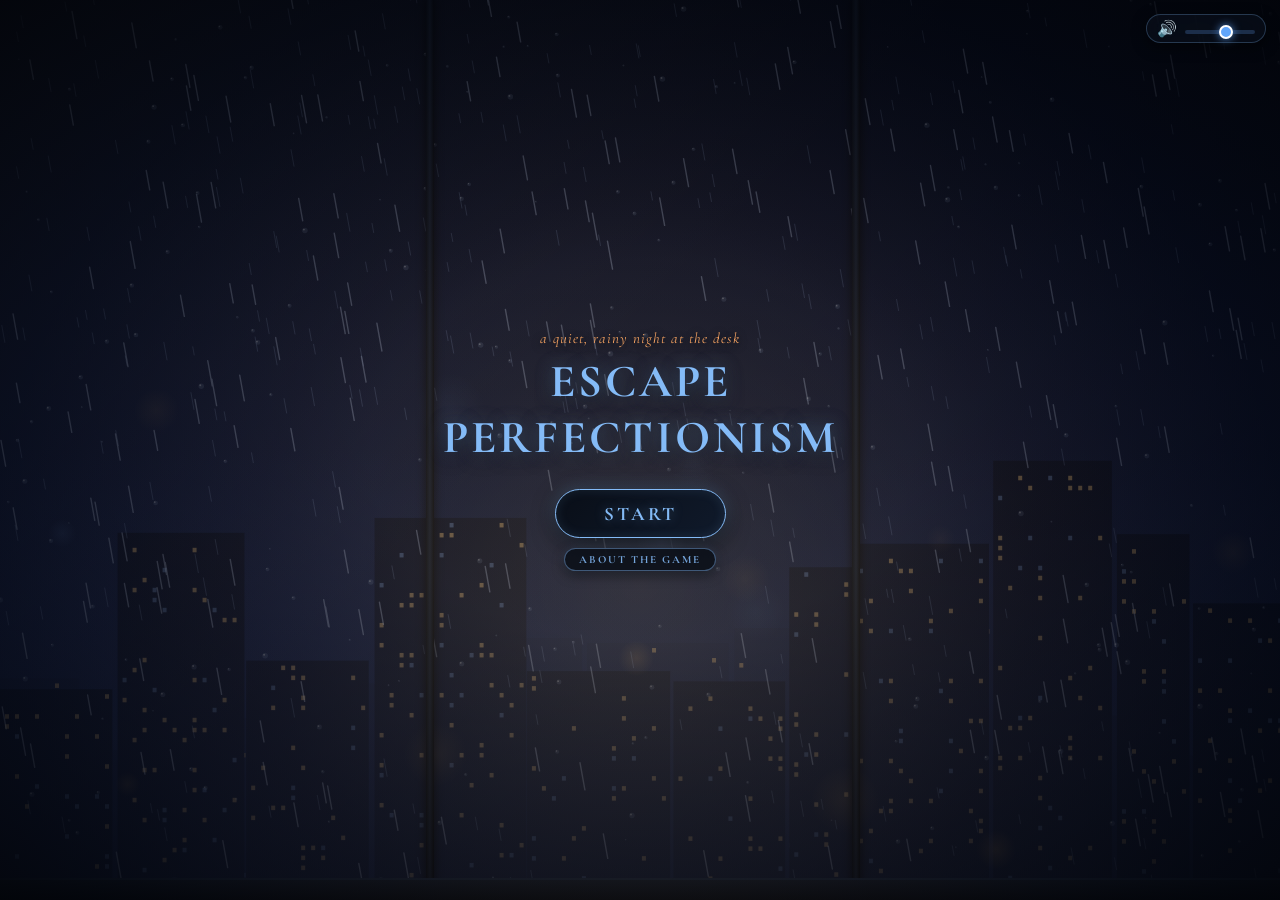
<file: index.html>
<!DOCTYPE html>
<html lang="en">
<head>
  <meta charset="UTF-8">
  <meta name="viewport" content="width=device-width, initial-scale=1.0">
  <title>Escape Perfectionism — A Dark Dome Style Escape Room</title>
  <link rel="stylesheet" href="style.css">
</head>
<body>

  <!-- ===== Title Screen: big rainy window, Start, About, intro story ===== -->
  <div class="title-screen" id="titleScreen">
    <div class="title-window" aria-hidden="true">
      <div class="title-glass">
        <canvas id="titleRainCanvas" class="rain-canvas"></canvas>
        <div class="glass-sheen"></div>
      </div>
      <div class="title-mullion title-mullion-left"></div>
      <div class="title-mullion title-mullion-right"></div>
      <div class="title-sill"></div>
    </div>
    <div class="title-lamp-glow" aria-hidden="true"></div>
    <div class="title-vignette" aria-hidden="true"></div>

    <div class="title-menu" id="titleMenu">
      <div class="title-kicker">a quiet, rainy night at the desk</div>
      <h1 class="title-name" id="titleHeading">Escape Perfectionism</h1>
      <button class="title-start-btn" id="titleStartBtn">Start</button>
      <button class="title-about-btn" id="titleAboutBtn">About the Game</button>
    </div>

    <div class="about-panel" id="aboutPanel">
      <h2>About the Game</h2>
      <p>
        <b>Escape Perfectionism</b> is a short story game about getting stuck because everything has to be perfect.
      </p>
      <p>
        You sit at a student's desk late at night. Step by step, we will shrink a big to-do list, clear the laptop,
        read your journal, and take a slow breath. Then you start. No pressure. No perfect.
      </p>
      <ul>
        <li>🕒 About 5 minutes</li>
        <li>🖱️ Mouse only: click things on the desk</li>
        <li>🎧 Sound is recommended</li>
        <li>💙 Note: this game talks about stress and self-criticism, gently</li>
      </ul>
      <button class="title-about-btn" id="aboutBackBtn">← Back</button>
    </div>

    <div class="title-story" id="titleStory">
      <div class="story-lines" id="storyLines"></div>
      <div class="story-skip">click to continue</div>
    </div>
  </div>

  <!-- Rain sound toggle & volume control (always available) -->
  <div class="global-sound-widget" id="globalSoundWidget">
    <button class="sound-toggle" id="soundToggle" title="Toggle rain sound">🔊</button>
    <div class="global-volume-popout">
      <input type="range" id="globalVolumeSlider" class="volume-slider global-slider" min="0" max="1" step="0.01" value="0.6" title="Rain volume">
    </div>
  </div>

  <!-- Top Status & Meta Header -->
  <header class="game-header">
    <div class="game-title">Escape Perfectionism</div>
    <div class="game-status-hint" id="gameStatusHint">Next: Open your to-do list</div>
  </header>

  <!-- Main 16:9 Dark Dome Room Viewport -->
  <main id="game-viewport">
    
    <!-- Camera Pan & Zoom Container (for smooth CSS transform zooms) -->
    <!-- Walk-Up Rig: plays the "walking toward the desk" intro animation -->
    <div class="walk-rig pre-walk" id="walkRig">
    <div class="camera-rig" id="cameraRig">

      <!-- Clean Dark Dome Hand-Drawn Background Artwork (Direct Straight-On View) -->
      <div class="room-background" id="roomScene">

        <!-- Rainy Window on the wall behind the desk (z-index: 2) -->
        <div class="room-window" aria-hidden="true">
          <div class="room-window-glass">
            <canvas id="roomRainCanvas" class="rain-canvas"></canvas>
            <div class="glass-sheen"></div>
          </div>
          <div class="room-window-mullion"></div>
        </div>

        <div class="screen-glow" aria-hidden="true"></div>
        <div class="room-vignette" aria-hidden="true"></div>

        <!-- Hotspot: Single Pinned Sticky Note on Right Wall -->
        <div class="hotspot hotspot-single-sticky" id="stickyNoteRight" onclick="onStickyNoteClick()" title="Don't mess this up">
          <div class="sticky-paper-content" id="stickyPaperContent">
            <div class="sticky-tape-strip"></div>
            <div class="sticky-handwriting" id="stickyMainText">DON'T MESS<br>THIS UP.</div>
            <div class="sticky-sub-whisper" id="stickySubText">(Everything must be perfect)</div>
          </div>
          <div class="desk-hover-tag" id="stickyHoverTag">Don't mess this up</div>
        </div>

        <!-- Laptop Screen Fitted Inside the Drawn Desk Laptop -->
        <div class="laptop-unit-container" id="laptopUnit">
          <div class="hotspot hotspot-laptop-screen" id="deskLaptop" onclick="onLaptopClick(event)" title="Laptop">
            <div class="laptop-screen-display">
              <!-- Chrome-style Tab Strip + Plus Icon -->
              <div class="chrome-tab-strip">
                <div class="game-tabs-bar" id="screenTabs" role="tablist" aria-label="Browser tabs"></div>
                <span class="chrome-tab-plus" aria-hidden="true">+</span>
              </div>
              <!-- Chrome Navigation & Address Bar -->
              <div class="chrome-toolbar">
                <span class="chrome-nav" aria-hidden="true">←&nbsp;&nbsp;→&nbsp;&nbsp;⟳</span>
                <div class="chrome-address">
                  <span class="url-lock" aria-hidden="true">🔒</span>
                  <span id="browserUrlText">seek.example</span>
                </div>
                <span class="chrome-menu-dots" aria-hidden="true">⋮</span>
              </div>
              <!-- Dynamic Tab Pages -->
              <div class="game-window-content" id="tabPages"></div>
              <!-- Status Footer -->
              <div class="game-screen-footer">
                <span id="tabCountText">3 distractions open</span>
                <span class="game-footer-action">Close the distraction tabs with ✕</span>
              </div>
            </div>
            <div class="desk-hover-tag">Laptop</div>
          </div>
        </div>

        <!-- Hotspot: Modern Royal Blue Hardcover Journal on Left -->
        <div class="hotspot hotspot-journal-left" id="deskJournal" onclick="openJournal()" title="Grounding Journal">
          <div class="desk-journal-visual">
            <div class="journal-cover-spine"></div>
            <div class="journal-cover-front">
              <span class="journal-emboss">JOURNAL</span>
            </div>
            <div class="journal-pages-edge"></div>
            <div class="journal-bookmark-ribbon"></div>
          </div>
          <div class="journal-glow-ring" id="journalGlow"></div>
          <div class="desk-hover-tag">Grounding journal</div>
        </div>

        <!-- Hotspot: Modern To-Do Checklist Notepad on Right -->
        <div class="hotspot hotspot-notepad-right" id="deskNotepad" onclick="openNotepad()" title="To-Do List">
          <div class="desk-notepad-visual">
            <div class="notepad-top-binding"></div>
            <div class="notepad-sheet">
              <div class="notepad-ruled-line"></div>
              <div class="notepad-ruled-line"></div>
              <div class="notepad-ruled-line"></div>
              <div class="notepad-ruled-line"></div>
              <div class="notepad-mini-check"></div>
            </div>
            <div class="single-blue-pen">
              <div class="pen-body"></div>
              <div class="pen-clip"></div>
              <div class="pen-tip"></div>
            </div>
          </div>
          <div class="notepad-glow-ring"></div>
          <div class="desk-hover-tag">To-do list</div>
        </div>

      </div>

    </div>
    </div>

    <!-- Dark edges that lift as you arrive at the desk -->
    <div class="intro-shade" id="introShade"></div>

    <!-- Zoom Back Button (appears when camera is zoomed into laptop) -->
    <button class="btn-zoom-back" id="btnZoomBack" onclick="zoomOutLaptop()" title="Return to desk view">
      ◀ Back to Desk
    </button>

    <!-- Floating Inner Voice Monologue -->
    <div class="dialogue-box" id="dialogueBox">
      <div class="dialogue-text" id="dialogueText">
        "I have so much to do, and I do not know where to start."
      </div>
      <div class="dialogue-subtext" id="dialogueSubtext">
        (Click the notepad on the right to look at your list.)
      </div>
    </div>

    <!-- 3 Choices Hovering Above the Notepad on the Desk (until "Just pick one" is chosen) -->
    <div class="paralysis-hover-box" id="paralysisBox" style="display: none;">
      <div class="paralysis-quote">
        "So many tasks... where do I even start? Will I even finish?"
      </div>
      <div class="paralysis-choices">
        <button class="choice-btn btn-phone" onclick="choosePhone()">
          📱 Check my phone first
        </button>
        <button class="choice-btn btn-fun" onclick="chooseFun()">
          🎮 Do something fun instead
        </button>
        <button class="choice-btn btn-action" onclick="choosePickAnything()">
          ⚡ Just pick one
        </button>
      </div>
    </div>

    <!-- Interactive Notepad Modal Overlay (Only shows the tasks to do once "Just pick one" is chosen) -->
    <div class="notepad-modal-overlay" id="notepadOverlay">
      <div class="notepad-modal" id="notepadModal">
        
        <!-- Modern Tear-Off Header with Binder Clip -->
        <div class="notepad-clip-band">
          <div class="binder-clip-metal"></div>
          <span class="notepad-title">📋 My To-Do List</span>
          <button class="notepad-close-btn" onclick="closeNotepad()" title="Close notepad">✕</button>
        </div>

        <div class="notepad-paper-body">
          <div class="notepad-red-line"></div>

          <!-- Task List (Clean Modern Checklist) -->
          <div class="task-items-list" id="taskList">
            <div class="task-entry" id="task1" onclick="handleTask1Click()">
              <span class="chk-box" id="task1Chk">[ ]</span>
              <span class="task-name" id="task1Text">Finish 2 chapters</span>
            </div>
            <div class="task-entry" onclick="handleOtherTask('Work on 2 projects')">
              <span class="chk-box">[ ]</span>
              <span class="task-name">Work on 2 projects</span>
            </div>
            <div class="task-entry" onclick="handleOtherTask('Prepare study notes for next week')">
              <span class="chk-box">[ ]</span>
              <span class="task-name">Prepare study notes for next week</span>
            </div>
            <div class="task-entry" onclick="handleOtherTask('Finish half of the C++ course')">
              <span class="chk-box">[ ]</span>
              <span class="task-name">Finish half of the C++ course</span>
            </div>
            <div class="task-entry" onclick="handleOtherTask('Start going to gym')">
              <span class="chk-box">[ ]</span>
              <span class="task-name">Start going to gym</span>
            </div>
            <div class="task-entry" onclick="handleOtherTask('Fix my sleep schedule')">
              <span class="chk-box">[ ]</span>
              <span class="task-name">Fix my sleep schedule</span>
            </div>
          </div>

          <!-- Footer / Reset Control -->
          <div class="ui-footer-controls">
            <span class="footer-note">Escape Perfectionism · Tear-off Pad</span>
            <button type="button" class="btn-ui-reset" onclick="resetNotepadState()">Reset To-Do</button>
          </div>
        </div>

      </div>
    </div>

    <!-- Authentic Open Spiral Notebook Modal -->
    <div class="journal-modal-overlay" id="journalModalOverlay">
      <div class="journal-open-notebook">
        
        <!-- Close Button (Top right of notebook spread) -->
        <button type="button" class="journal-spread-close" onclick="closeJournal()" title="Close journal">✕</button>

        <!-- Blue Index Tabs sticking out from the right page -->
        <div class="journal-right-tabs" aria-hidden="true">
          <button type="button" class="jtab-ribbon active" id="jtab-pill-1" onclick="flipJournalSpread(1)">1. Pressure</button>
          <button type="button" class="jtab-ribbon" id="jtab-pill-2" onclick="flipJournalSpread(2)">2. Critic</button>
          <button type="button" class="jtab-ribbon" id="jtab-pill-3" onclick="flipJournalSpread(3)">3. Panic</button>
        </div>

        <!-- Two Open Pages Spread Container -->
        <div class="notebook-pages-container">
          
          <!-- LEFT PAGE -->
          <div class="notebook-page page-left">
            <div class="page-inner-header">
              <span class="page-date-stamp" id="leftDateStamp">OCTOBER 23 · 02:14 AM</span>
              <span class="page-section-name" id="leftSectionName">The Pressure</span>
            </div>

            <!-- Page Spread Content: Left Side -->
            <div class="page-body-content" id="leftSpreadContent"></div>

            <!-- Footer Left: Prev Arrow Navigation -->
            <div class="page-inner-footer">
              <button type="button" class="journal-arrow-btn prev-btn" id="btnPrevJournal" onclick="prevJournalPage()">
                ← Prev Page
              </button>
              <span class="journal-page-number" id="leftPageIndicator">p. 1</span>
            </div>
          </div>

          <!-- CENTER SPIRAL COIL SPINE -->
          <div class="notebook-spiral-spine" aria-hidden="true">
            <div class="spiral-hole-column">
              <div class="spiral-ring"></div>
              <div class="spiral-ring"></div>
              <div class="spiral-ring"></div>
              <div class="spiral-ring"></div>
              <div class="spiral-ring"></div>
              <div class="spiral-ring"></div>
              <div class="spiral-ring"></div>
              <div class="spiral-ring"></div>
              <div class="spiral-ring"></div>
              <div class="spiral-ring"></div>
              <div class="spiral-ring"></div>
              <div class="spiral-ring"></div>
            </div>
          </div>

          <!-- RIGHT PAGE -->
          <div class="notebook-page page-right">
            <div class="page-inner-header">
              <span class="page-section-name" id="rightSectionName">What It Really Means</span>
              <span class="page-date-stamp" id="rightDateStamp">HOVER TO READ</span>
            </div>

            <!-- Page Spread Content: Right Side -->
            <div class="page-body-content" id="rightSpreadContent"></div>

            <!-- Footer Right: Next Arrow Navigation -->
            <div class="page-inner-footer right-align">
              <span class="journal-page-number" id="rightPageIndicator">p. 2</span>
              <button type="button" class="journal-arrow-btn next-btn" id="btnNextJournal" onclick="nextJournalPage()">
                Next Page →
              </button>
            </div>
          </div>

        </div>

      </div>
    </div>

    <!-- Hold-to-Breathe Somatic Modal (spec.md Component 6) -->
    <div class="breathe-modal-overlay" id="breatheModal">
      <div class="breathe-box">
        <div class="breathe-title">Calm Your Chest</div>
        <div class="breathe-instruction">Press and hold the circle for 3 seconds</div>
        
        <div class="breathe-circle-container" id="breatheCircle" onmousedown="onBreatheDown()" onmouseup="onBreatheUp()" ontouchstart="onBreatheDown()" ontouchend="onBreatheUp()">
          <div class="breathe-core-ring"></div>
          <div class="breathe-pulse-text" id="breatheLabel">HOLD</div>
        </div>

        <div class="breathe-status-hint" id="breatheHint">Ready when you are.</div>
      </div>
    </div>

    <!-- Ending Victory Banner (spec.md Step 9) -->
    <div class="ending-banner-overlay" id="endingOverlay">
      <div class="ending-card">
        <div class="ending-symbol">🌱</div>
        <div class="ending-title">Starting Is the Real Win.</div>
        <div class="ending-quote">
          "Be gentle with yourself. One small, imperfect step is better than a perfect plan you never start."
        </div>
        <div class="ending-next">Your turn: open your real book to page 1 and read one sentence.</div>
        <div class="ending-actions">
          <button class="btn-ending-restart" onclick="restartEntireGame()">Play again</button>
        </div>
      </div>
    </div>

  </main>

  <script src="rain.js"></script>
  <script src="game.js"></script>
</body>
</html>
</file>
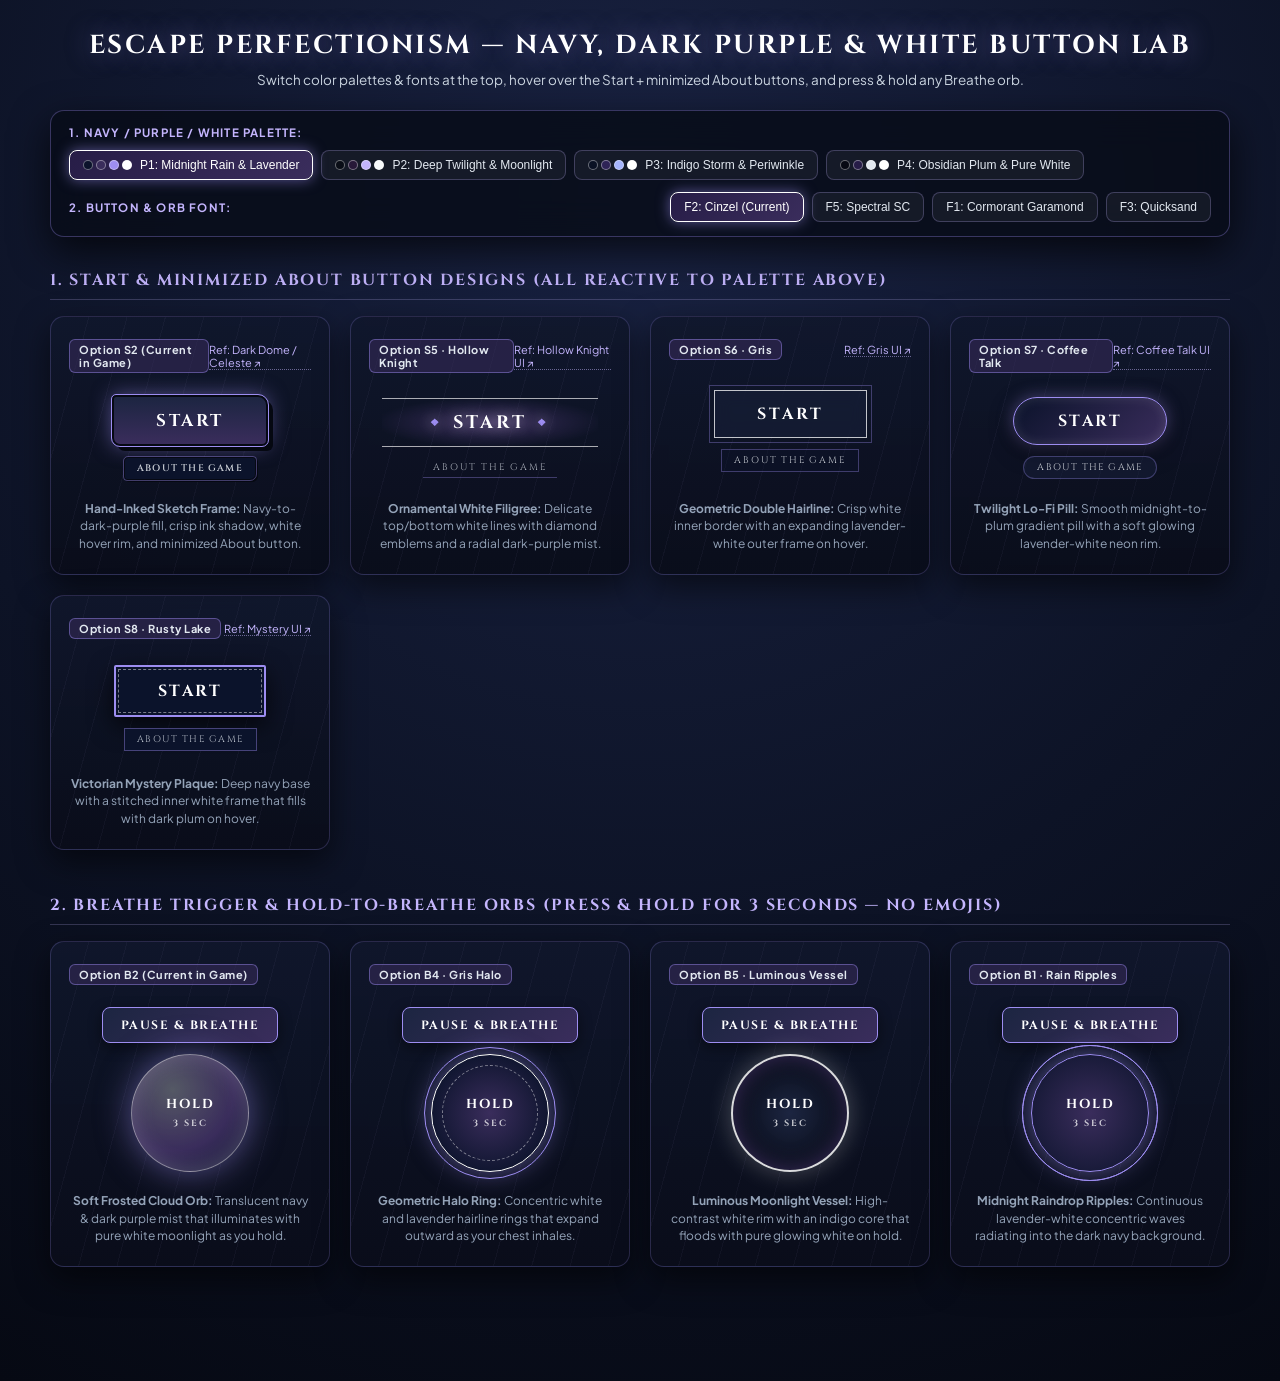
<file: button_font_preview.html>
<!DOCTYPE html>
<html lang="en">
<head>
  <meta charset="UTF-8" />
  <meta name="viewport" content="width=device-width, initial-scale=1.0" />
  <title>Button, Palette & Font Lab — Escape Perfectionism</title>
  <!-- Google Fonts -->
  <link rel="preconnect" href="https://fonts.googleapis.com">
  <link rel="preconnect" href="https://fonts.gstatic.com" crossorigin>
  <link href="https://fonts.googleapis.com/css2?family=Cinzel:wght@600;700;800&family=Cormorant+Garamond:ital,wght@0,600;0,700;1,600&family=Playfair+Display:wght@700;800&family=Plus+Jakarta+Sans:wght@500;600;700&family=Quicksand:wght@600;700&family=Space+Mono:wght@400;700&family=Spectral+SC:wght@600;700&display=swap" rel="stylesheet">

  <style>
    :root {
      --active-font: 'Cinzel', Georgia, serif;
      /* Default Palette P1: Midnight Rain & Lavender Mist */
      --pal-deep: #0B132B;
      --pal-navy: #1C2541;
      --pal-purple: #3A2D5C;
      --pal-accent: #9D8DF1;
      --pal-white: #FFFFFF;
      --pal-glow: rgba(157, 141, 241, 0.5);
    }

    * {
      box-sizing: border-box;
      margin: 0;
      padding: 0;
    }

    body {
      background: radial-gradient(circle at 50% 15%, #192242 0%, #0d1326 55%, #060913 100%);
      color: #f1f5f9;
      font-family: 'Plus Jakarta Sans', -apple-system, BlinkMacSystemFont, sans-serif;
      min-height: 100vh;
      padding: 28px 24px 70px;
    }

    .page-header {
      max-width: 1180px;
      margin: 0 auto 22px;
      text-align: center;
    }

    .page-header h1 {
      font-family: 'Cinzel', Georgia, serif;
      font-size: 26px;
      color: #ffffff;
      letter-spacing: 2.5px;
      text-transform: uppercase;
      margin-bottom: 8px;
      text-shadow: 0 0 24px rgba(157, 141, 241, 0.5);
    }

    .page-header p {
      color: #cbd5e1;
      font-size: 13.5px;
    }

    /* Sticky Control Bar (Palettes + Fonts) */
    .controls-wrapper {
      position: sticky;
      top: 10px;
      z-index: 100;
      max-width: 1180px;
      margin: 0 auto 32px;
      background: rgba(9, 13, 26, 0.88);
      backdrop-filter: blur(18px);
      -webkit-backdrop-filter: blur(18px);
      border: 1px solid rgba(157, 141, 241, 0.32);
      border-radius: 14px;
      padding: 14px 18px;
      display: flex;
      flex-direction: column;
      gap: 12px;
      box-shadow: 0 14px 38px rgba(0, 0, 0, 0.7);
    }

    .control-row {
      display: flex;
      flex-wrap: wrap;
      align-items: center;
      justify-content: space-between;
      gap: 10px;
    }

    .control-label {
      font-size: 11.5px;
      font-weight: 700;
      color: #c4b5fd;
      text-transform: uppercase;
      letter-spacing: 1.2px;
    }

    .pill-group {
      display: flex;
      flex-wrap: wrap;
      gap: 8px;
    }

    .ctrl-pill {
      background: rgba(255, 255, 255, 0.05);
      border: 1px solid rgba(196, 181, 253, 0.25);
      color: #e2e8f0;
      padding: 7px 13px;
      border-radius: 8px;
      cursor: pointer;
      font-size: 12px;
      display: inline-flex;
      align-items: center;
      gap: 8px;
      transition: all 0.2s ease;
    }

    .ctrl-pill:hover {
      background: rgba(157, 141, 241, 0.18);
      border-color: #c4b5fd;
      color: #fff;
    }

    .ctrl-pill.active {
      background: linear-gradient(135deg, #271d47 0%, #3a2d5c 100%);
      border-color: #ffffff;
      color: #ffffff;
      box-shadow: 0 0 14px rgba(157, 141, 241, 0.55);
    }

    .swatch-dots {
      display: inline-flex;
      gap: 3px;
    }
    .swatch-dots span {
      width: 10px;
      height: 10px;
      border-radius: 50%;
      border: 1px solid rgba(255,255,255,0.4);
    }

    /* Section Layout */
    .section-block {
      max-width: 1180px;
      margin: 0 auto 44px;
    }

    .section-title {
      font-family: 'Cinzel', Georgia, serif;
      font-size: 16px;
      font-weight: 700;
      color: #c4b5fd;
      letter-spacing: 1.8px;
      text-transform: uppercase;
      margin-bottom: 16px;
      border-bottom: 1px solid rgba(196, 181, 253, 0.22);
      padding-bottom: 8px;
    }

    .cards-grid {
      display: grid;
      grid-template-columns: repeat(auto-fit, minmax(270px, 1fr));
      gap: 20px;
    }

    .preview-card {
      position: relative;
      background: linear-gradient(180deg, rgba(16, 23, 44, 0.9) 0%, rgba(10, 13, 26, 0.96) 100%);
      border: 1px solid rgba(157, 141, 241, 0.22);
      border-radius: 14px;
      padding: 22px 18px;
      display: flex;
      flex-direction: column;
      align-items: center;
      justify-content: space-between;
      min-height: 255px;
      box-shadow: 0 12px 32px rgba(0, 0, 0, 0.55);
      overflow: hidden;
    }

    /* Diagonal rain streaks inside card */
    .preview-card::before {
      content: '';
      position: absolute;
      inset: 0;
      background-image: repeating-linear-gradient(
        105deg,
        transparent 0px,
        transparent 36px,
        rgba(196, 181, 253, 0.04) 36px,
        rgba(196, 181, 253, 0.04) 37px
      );
      pointer-events: none;
    }

    .card-header-row {
      width: 100%;
      display: flex;
      align-items: center;
      justify-content: space-between;
      margin-bottom: 10px;
      z-index: 1;
    }

    .card-badge {
      font-size: 11px;
      font-weight: 700;
      color: #e2e8f0;
      background: rgba(58, 45, 92, 0.55);
      border: 1px solid rgba(157, 141, 241, 0.45);
      padding: 3px 9px;
      border-radius: 6px;
      letter-spacing: 0.5px;
    }

    .ref-link {
      font-size: 11px;
      color: #c4b5fd;
      text-decoration: none;
      border-bottom: 1px dotted rgba(196, 181, 253, 0.5);
    }
    .ref-link:hover {
      color: #ffffff;
      border-bottom-color: #ffffff;
    }

    .card-stage {
      flex: 1;
      display: flex;
      flex-direction: column;
      align-items: center;
      justify-content: center;
      gap: 11px;
      width: 100%;
      z-index: 1;
      padding: 12px 0;
    }

    .card-desc {
      font-size: 12px;
      color: #94a3b8;
      text-align: center;
      line-height: 1.45;
      z-index: 1;
      margin-top: 8px;
    }

    /* ==========================================================================
       1. START & MINIMIZED ABOUT BUTTON DESIGNS (Navy / Dark Purple / White)
       ========================================================================== */

    /* S2 (Current): Hand-Inked Dark Dome Sketch Frame */
    .btn-s2-start {
      font-family: var(--active-font);
      font-size: 17px;
      font-weight: 700;
      letter-spacing: 2.5px;
      text-transform: uppercase;
      color: var(--pal-white);
      background: linear-gradient(180deg, var(--pal-navy) 0%, var(--pal-purple) 100%);
      border: 2.5px solid #060913;
      outline: 1.5px solid var(--pal-accent);
      border-radius: 4px 10px 6px 8px;
      padding: 12px 42px;
      cursor: pointer;
      box-shadow: 5px 5px 0px #050811, 0 0 20px var(--pal-glow);
      transition: all 0.15s ease;
    }
    .btn-s2-start:hover {
      filter: brightness(1.18);
      outline-color: var(--pal-white);
      transform: translate(2px, 2px);
      box-shadow: 3px 3px 0px #050811, 0 0 24px var(--pal-glow);
    }
    .btn-s2-about {
      font-family: var(--active-font);
      font-size: 9.5px;
      font-weight: 600;
      letter-spacing: 1.2px;
      text-transform: uppercase;
      color: rgba(241, 245, 249, 0.82);
      background: var(--pal-deep);
      border: 1.5px solid #060913;
      outline: 1px solid rgba(157, 141, 241, 0.4);
      border-radius: 4px 3px 6px 3px;
      padding: 4px 12px;
      cursor: pointer;
      box-shadow: 2px 2px 0px #050811;
      transition: all 0.15s ease;
    }
    .btn-s2-about:hover {
      color: var(--pal-white);
      background: var(--pal-purple);
      outline-color: var(--pal-white);
      transform: translate(1px, 1px);
    }

    /* S5: Hollow Knight Inspired — Filigree White Lines & Indigo Mist */
    .btn-s5-start {
      font-family: var(--active-font);
      font-size: 18px;
      font-weight: 700;
      letter-spacing: 3.5px;
      text-transform: uppercase;
      color: var(--pal-white);
      background: radial-gradient(ellipse at center, var(--pal-purple) 0%, rgba(11, 19, 43, 0) 75%);
      border: none;
      border-top: 1px solid rgba(255, 255, 255, 0.65);
      border-bottom: 1px solid rgba(255, 255, 255, 0.65);
      padding: 11px 38px;
      cursor: pointer;
      position: relative;
      text-shadow: 0 0 14px rgba(255, 255, 255, 0.6);
      transition: all 0.28s ease;
    }
    .btn-s5-start::before,
    .btn-s5-start::after {
      content: '❖';
      font-size: 10px;
      color: var(--pal-accent);
      margin: 0 10px;
      vertical-align: middle;
      transition: all 0.28s ease;
    }
    .btn-s5-start:hover {
      letter-spacing: 5px;
      background: radial-gradient(ellipse at center, var(--pal-purple) 20%, rgba(11, 19, 43, 0) 80%);
      border-color: #ffffff;
      box-shadow: 0 0 26px var(--pal-glow);
    }
    .btn-s5-start:hover::before,
    .btn-s5-start:hover::after {
      color: #ffffff;
    }
    .btn-s5-about {
      font-family: var(--active-font);
      font-size: 9.5px;
      letter-spacing: 2px;
      text-transform: uppercase;
      color: rgba(226, 232, 240, 0.72);
      background: transparent;
      border: none;
      border-bottom: 1px solid rgba(157, 141, 241, 0.35);
      padding: 3px 10px;
      cursor: pointer;
      transition: all 0.2s ease;
    }
    .btn-s5-about:hover {
      color: #ffffff;
      border-bottom-color: #ffffff;
      text-shadow: 0 0 10px rgba(255, 255, 255, 0.6);
    }

    /* S6: Gris Inspired — Geometric Hairline & Double Outer Frame */
    .btn-s6-start {
      font-family: var(--active-font);
      font-size: 16px;
      font-weight: 700;
      letter-spacing: 3px;
      text-transform: uppercase;
      color: var(--pal-white);
      background: rgba(28, 37, 65, 0.45);
      backdrop-filter: blur(8px);
      border: 1px solid rgba(255, 255, 255, 0.75);
      outline: 1px solid rgba(157, 141, 241, 0.35);
      outline-offset: 4px;
      padding: 12px 42px;
      cursor: pointer;
      transition: all 0.3s ease;
    }
    .btn-s6-start:hover {
      background: var(--pal-purple);
      outline-color: #ffffff;
      outline-offset: 7px;
      box-shadow: 0 0 28px var(--pal-glow);
    }
    .btn-s6-about {
      font-family: var(--active-font);
      font-size: 9.5px;
      letter-spacing: 1.8px;
      text-transform: uppercase;
      color: rgba(241, 245, 249, 0.78);
      background: rgba(11, 19, 43, 0.4);
      border: 1px solid rgba(157, 141, 241, 0.35);
      padding: 4px 12px;
      cursor: pointer;
      transition: all 0.25s ease;
    }
    .btn-s6-about:hover {
      color: #ffffff;
      border-color: #ffffff;
      background: rgba(58, 45, 92, 0.5);
    }

    /* S7: Coffee Talk Inspired — Twilight Lo-Fi Rounded Neon Pill */
    .btn-s7-start {
      font-family: var(--active-font);
      font-size: 16px;
      font-weight: 700;
      letter-spacing: 2.5px;
      text-transform: uppercase;
      color: var(--pal-white);
      background: linear-gradient(135deg, var(--pal-deep) 0%, var(--pal-purple) 100%);
      border: 1.5px solid var(--pal-accent);
      border-radius: 999px;
      padding: 12px 44px;
      cursor: pointer;
      box-shadow: 0 6px 22px rgba(0, 0, 0, 0.6), 0 0 15px var(--pal-glow), inset 0 0 12px rgba(255, 255, 255, 0.12);
      transition: all 0.25s ease;
    }
    .btn-s7-start:hover {
      border-color: #ffffff;
      box-shadow: 0 8px 28px rgba(0, 0, 0, 0.7), 0 0 28px var(--pal-glow), inset 0 0 18px rgba(255, 255, 255, 0.28);
      transform: translateY(-2px);
    }
    .btn-s7-about {
      font-family: var(--active-font);
      font-size: 9.5px;
      letter-spacing: 1.4px;
      text-transform: uppercase;
      color: rgba(241, 245, 249, 0.8);
      background: rgba(28, 37, 65, 0.45);
      border: 1px solid rgba(157, 141, 241, 0.32);
      border-radius: 999px;
      padding: 4px 13px;
      cursor: pointer;
      transition: all 0.2s ease;
    }
    .btn-s7-about:hover {
      color: #ffffff;
      border-color: #ffffff;
      background: var(--pal-purple);
    }

    /* S8: Strange Horticulture / Rusty Lake — Mystery Plaque */
    .btn-s8-start {
      font-family: var(--active-font);
      font-size: 16px;
      font-weight: 700;
      letter-spacing: 2.5px;
      text-transform: uppercase;
      color: var(--pal-white);
      background: var(--pal-deep);
      border: 2px solid var(--pal-accent);
      outline: 1px dashed rgba(255, 255, 255, 0.45);
      outline-offset: -5px;
      border-radius: 2px;
      padding: 13px 42px;
      cursor: pointer;
      box-shadow: 0 8px 24px rgba(0, 0, 0, 0.7);
      transition: all 0.2s ease;
    }
    .btn-s8-start:hover {
      background: var(--pal-purple);
      border-color: #ffffff;
      outline-color: #ffffff;
      box-shadow: 0 0 24px var(--pal-glow);
    }
    .btn-s8-about {
      font-family: var(--active-font);
      font-size: 9.5px;
      letter-spacing: 1.5px;
      text-transform: uppercase;
      color: rgba(226, 232, 240, 0.78);
      background: var(--pal-deep);
      border: 1px solid rgba(157, 141, 241, 0.4);
      padding: 4px 12px;
      cursor: pointer;
      transition: all 0.2s ease;
    }
    .btn-s8-about:hover {
      color: #ffffff;
      border-color: #ffffff;
    }

    /* ==========================================================================
       2. BREATHE BUTTONS & HOLD ORBS (Navy / Dark Purple / White, No Emojis)
       ========================================================================== */

    .breathe-trigger-common {
      font-family: var(--active-font);
      font-size: 12px;
      font-weight: 700;
      letter-spacing: 1.5px;
      text-transform: uppercase;
      color: var(--pal-white);
      background: linear-gradient(135deg, var(--pal-navy) 0%, var(--pal-purple) 100%);
      border: 1.5px solid var(--pal-accent);
      border-radius: 8px;
      padding: 9px 18px;
      cursor: pointer;
      box-shadow: 0 4px 14px rgba(0, 0, 0, 0.45);
      transition: all 0.2s ease;
    }
    .breathe-trigger-common:hover {
      border-color: #ffffff;
      box-shadow: 0 0 18px var(--pal-glow);
      transform: translateY(-1px);
    }

    /* B2 (Current): Soft Frosted Cloud Orb */
    .breathe-orb-b2 {
      width: 118px;
      height: 118px;
      border-radius: 50%;
      position: relative;
      display: flex;
      align-items: center;
      justify-content: center;
      cursor: pointer;
      user-select: none;
      background: radial-gradient(
        circle at 35% 30%,
        rgba(255, 255, 255, 0.3),
        var(--pal-purple) 55%,
        var(--pal-deep) 100%
      );
      backdrop-filter: blur(14px);
      border: 1px solid rgba(255, 255, 255, 0.45);
      box-shadow: 0 0 34px var(--pal-glow), inset 0 0 22px rgba(255, 255, 255, 0.2);
      transition: transform 3s ease-out, box-shadow 2s ease, background 2s ease;
    }
    .breathe-orb-b2.holding {
      transform: scale(1.38);
      background: radial-gradient(
        circle at 35% 30%,
        rgba(255, 255, 255, 0.85),
        var(--pal-accent) 55%,
        var(--pal-purple) 100%
      );
      border-color: #ffffff;
      box-shadow: 0 0 60px rgba(255, 255, 255, 0.75), 0 0 35px var(--pal-glow), inset 0 0 30px rgba(255, 255, 255, 0.65);
    }

    /* B4: Gris Geometric Halo Orb */
    .breathe-orb-b4 {
      width: 118px;
      height: 118px;
      border-radius: 50%;
      position: relative;
      display: flex;
      align-items: center;
      justify-content: center;
      cursor: pointer;
      user-select: none;
      background: radial-gradient(circle, var(--pal-purple) 0%, var(--pal-deep) 80%);
      border: 1px solid #ffffff;
      outline: 1px solid var(--pal-accent);
      outline-offset: 6px;
      box-shadow: 0 0 26px var(--pal-glow);
      transition: transform 3s cubic-bezier(0.2, 0.8, 0.2, 1), outline-offset 1.5s ease, box-shadow 1.5s ease;
    }
    .breathe-orb-b4::before {
      content: '';
      position: absolute;
      inset: 10px;
      border-radius: 50%;
      border: 1px dashed rgba(255, 255, 255, 0.45);
    }
    .breathe-orb-b4.holding {
      transform: scale(1.36);
      outline-offset: 12px;
      outline-color: #ffffff;
      background: radial-gradient(circle, rgba(255,255,255,0.65) 0%, var(--pal-purple) 75%);
      box-shadow: 0 0 55px rgba(255, 255, 255, 0.75), 0 0 30px var(--pal-glow);
    }

    /* B5: Hollow Knight Soul Vessel Orb */
    .breathe-orb-b5 {
      width: 118px;
      height: 118px;
      border-radius: 50%;
      position: relative;
      display: flex;
      align-items: center;
      justify-content: center;
      cursor: pointer;
      user-select: none;
      background: radial-gradient(circle, var(--pal-navy) 0%, #050811 85%);
      border: 2px solid rgba(255, 255, 255, 0.85);
      box-shadow: 0 0 25px rgba(255, 255, 255, 0.25), inset 0 0 22px var(--pal-purple);
      transition: transform 3s ease-out, box-shadow 1.5s ease, background 1.5s ease;
    }
    .breathe-orb-b5.holding {
      transform: scale(1.38);
      background: radial-gradient(circle, #ffffff 0%, var(--pal-accent) 60%, var(--pal-purple) 100%);
      box-shadow: 0 0 65px #ffffff, 0 0 40px var(--pal-glow);
    }
    .breathe-orb-b5.holding .orb-label {
      color: #0b132b;
    }

    /* B1: Expanding Water Ripples (Navy/Purple/White) */
    .breathe-orb-b1 {
      width: 118px;
      height: 118px;
      border-radius: 50%;
      position: relative;
      display: flex;
      align-items: center;
      justify-content: center;
      cursor: pointer;
      user-select: none;
      background: radial-gradient(circle, var(--pal-purple) 0%, var(--pal-deep) 100%);
      border: 1.5px solid var(--pal-accent);
      box-shadow: 0 0 24px var(--pal-glow);
      transition: transform 3s ease-out, box-shadow 1.5s ease, border-color 1s ease;
    }
    .breathe-orb-b1::before,
    .breathe-orb-b1::after {
      content: '';
      position: absolute;
      inset: -10px;
      border-radius: 50%;
      border: 1px solid var(--pal-accent);
      animation: rippleWave 3.2s ease-out infinite;
      pointer-events: none;
    }
    .breathe-orb-b1::after {
      animation-delay: 1.6s;
    }
    @keyframes rippleWave {
      0% { transform: scale(0.95); opacity: 0.75; }
      100% { transform: scale(1.38); opacity: 0; }
    }
    .breathe-orb-b1.holding {
      transform: scale(1.38);
      border-color: #ffffff;
      box-shadow: 0 0 55px rgba(255, 255, 255, 0.7), inset 0 0 28px rgba(255, 255, 255, 0.5);
    }

    .orb-label {
      font-family: var(--active-font);
      font-size: 13px;
      font-weight: 700;
      letter-spacing: 2px;
      color: #ffffff;
      text-transform: uppercase;
      pointer-events: none;
      text-align: center;
      transition: color 0.4s ease;
    }
  </style>
</head>
<body>

  <header class="page-header">
    <h1>Escape Perfectionism — Navy, Dark Purple &amp; White Button Lab</h1>
    <p>Switch color palettes &amp; fonts at the top, hover over the Start + minimized About buttons, and press &amp; hold any Breathe orb.</p>
  </header>

  <!-- Live Palette & Font Switcher Bar -->
  <div class="controls-wrapper">
    <div class="control-row">
      <span class="control-label">1. Navy / Purple / White Palette:</span>
      <div class="pill-group" id="paletteGroup">
        <button class="ctrl-pill active" onclick="setPalette('#0B132B','#1C2541','#3A2D5C','#9D8DF1','#FFFFFF','rgba(157,141,241,0.5)', this)">
          <span class="swatch-dots"><span style="background:#0B132B"></span><span style="background:#3A2D5C"></span><span style="background:#9D8DF1"></span><span style="background:#FFFFFF"></span></span>
          P1: Midnight Rain &amp; Lavender
        </button>
        <button class="ctrl-pill" onclick="setPalette('#090D16','#151E3F','#271838','#C4B5FD','#F8FAFC','rgba(196,181,253,0.5)', this)">
          <span class="swatch-dots"><span style="background:#090D16"></span><span style="background:#271838"></span><span style="background:#C4B5FD"></span><span style="background:#F8FAFC"></span></span>
          P2: Deep Twilight &amp; Moonlight
        </button>
        <button class="ctrl-pill" onclick="setPalette('#0A1124','#1A1B3B','#2E2356','#A5B4FC','#FFFFFF','rgba(165,180,252,0.5)', this)">
          <span class="swatch-dots"><span style="background:#0A1124"></span><span style="background:#2E2356"></span><span style="background:#A5B4FC"></span><span style="background:#FFFFFF"></span></span>
          P3: Indigo Storm &amp; Periwinkle
        </button>
        <button class="ctrl-pill" onclick="setPalette('#070913','#141229','#261C47','#E2E8F0','#FFFFFF','rgba(226,232,240,0.45)', this)">
          <span class="swatch-dots"><span style="background:#070913"></span><span style="background:#261C47"></span><span style="background:#E2E8F0"></span><span style="background:#FFFFFF"></span></span>
          P4: Obsidian Plum &amp; Pure White
        </button>
      </div>
    </div>

    <div class="control-row">
      <span class="control-label">2. Button &amp; Orb Font:</span>
      <div class="pill-group" id="fontGroup">
        <button class="ctrl-pill active" onclick="setFont(`'Cinzel', Georgia, serif`, this)">F2: Cinzel (Current)</button>
        <button class="ctrl-pill" onclick="setFont(`'Spectral SC', Georgia, serif`, this)">F5: Spectral SC</button>
        <button class="ctrl-pill" onclick="setFont(`'Cormorant Garamond', Georgia, serif`, this)">F1: Cormorant Garamond</button>
        <button class="ctrl-pill" onclick="setFont(`'Quicksand', sans-serif`, this)">F3: Quicksand</button>
      </div>
    </div>
  </div>

  <!-- SECTION 1: START + MINIMIZED ABOUT BUTTONS -->
  <section class="section-block">
    <div class="section-title">1. Start &amp; Minimized About Button Designs (All Reactive to Palette Above)</div>
    <div class="cards-grid">

      <!-- S2 (Current) -->
      <div class="preview-card">
        <div class="card-header-row">
          <span class="card-badge">Option S2 (Current in Game)</span>
          <a class="ref-link" href="https://www.gameuidatabase.com/gameData.php?id=139" target="_blank" rel="noopener">Ref: Dark Dome / Celeste ↗</a>
        </div>
        <div class="card-stage">
          <button class="btn-s2-start">Start</button>
          <button class="btn-s2-about">About the Game</button>
        </div>
        <p class="card-desc"><b>Hand-Inked Sketch Frame:</b> Navy-to-dark-purple fill, crisp ink shadow, white hover rim, and minimized About button.</p>
      </div>

      <!-- S5 (Hollow Knight) -->
      <div class="preview-card">
        <div class="card-header-row">
          <span class="card-badge">Option S5 · Hollow Knight</span>
          <a class="ref-link" href="https://www.gameuidatabase.com/gameData.php?id=126" target="_blank" rel="noopener">Ref: Hollow Knight UI ↗</a>
        </div>
        <div class="card-stage">
          <button class="btn-s5-start">Start</button>
          <button class="btn-s5-about">About the Game</button>
        </div>
        <p class="card-desc"><b>Ornamental White Filigree:</b> Delicate top/bottom white lines with diamond emblems and a radial dark-purple mist.</p>
      </div>

      <!-- S6 (Gris) -->
      <div class="preview-card">
        <div class="card-header-row">
          <span class="card-badge">Option S6 · Gris</span>
          <a class="ref-link" href="https://www.gameuidatabase.com/gameData.php?id=369" target="_blank" rel="noopener">Ref: Gris UI ↗</a>
        </div>
        <div class="card-stage">
          <button class="btn-s6-start">Start</button>
          <button class="btn-s6-about">About the Game</button>
        </div>
        <p class="card-desc"><b>Geometric Double Hairline:</b> Crisp white inner border with an expanding lavender-white outer frame on hover.</p>
      </div>

      <!-- S7 (Coffee Talk) -->
      <div class="preview-card">
        <div class="card-header-row">
          <span class="card-badge">Option S7 · Coffee Talk</span>
          <a class="ref-link" href="https://www.gameuidatabase.com/gameData.php?id=891" target="_blank" rel="noopener">Ref: Coffee Talk UI ↗</a>
        </div>
        <div class="card-stage">
          <button class="btn-s7-start">Start</button>
          <button class="btn-s7-about">About the Game</button>
        </div>
        <p class="card-desc"><b>Twilight Lo-Fi Pill:</b> Smooth midnight-to-plum gradient pill with a soft glowing lavender-white neon rim.</p>
      </div>

      <!-- S8 (Strange Horticulture / Rusty Lake) -->
      <div class="preview-card">
        <div class="card-header-row">
          <span class="card-badge">Option S8 · Rusty Lake</span>
          <a class="ref-link" href="https://www.gameuidatabase.com/index.php?scrn=1&theme=22" target="_blank" rel="noopener">Ref: Mystery UI ↗</a>
        </div>
        <div class="card-stage">
          <button class="btn-s8-start">Start</button>
          <button class="btn-s8-about">About the Game</button>
        </div>
        <p class="card-desc"><b>Victorian Mystery Plaque:</b> Deep navy base with a stitched inner white frame that fills with dark plum on hover.</p>
      </div>

    </div>
  </section>

  <!-- SECTION 2: BREATHE TRIGGER & HOLD ORBS (NO EMOJIS) -->
  <section class="section-block">
    <div class="section-title">2. Breathe Trigger &amp; Hold-to-Breathe Orbs (Press &amp; Hold for 3 Seconds — No Emojis)</div>
    <div class="cards-grid">

      <!-- B2 (Current) -->
      <div class="preview-card">
        <div class="card-header-row">
          <span class="card-badge">Option B2 (Current in Game)</span>
        </div>
        <div class="card-stage">
          <button class="breathe-trigger-common">Pause &amp; Breathe</button>
          <div class="breathe-orb-b2" onmousedown="startHold(this)" onmouseup="stopHold(this)" onmouseleave="stopHold(this)" ontouchstart="startHold(this)" ontouchend="stopHold(this)">
            <span class="orb-label">HOLD<br><small style="font-size:9px;opacity:0.75;">3 sec</small></span>
          </div>
        </div>
        <p class="card-desc"><b>Soft Frosted Cloud Orb:</b> Translucent navy &amp; dark purple mist that illuminates with pure white moonlight as you hold.</p>
      </div>

      <!-- B4 (Gris Halo) -->
      <div class="preview-card">
        <div class="card-header-row">
          <span class="card-badge">Option B4 · Gris Halo</span>
        </div>
        <div class="card-stage">
          <button class="breathe-trigger-common">Pause &amp; Breathe</button>
          <div class="breathe-orb-b4" onmousedown="startHold(this)" onmouseup="stopHold(this)" onmouseleave="stopHold(this)" ontouchstart="startHold(this)" ontouchend="stopHold(this)">
            <span class="orb-label">HOLD<br><small style="font-size:9px;opacity:0.75;">3 sec</small></span>
          </div>
        </div>
        <p class="card-desc"><b>Geometric Halo Ring:</b> Concentric white and lavender hairline rings that expand outward as your chest inhales.</p>
      </div>

      <!-- B5 (Hollow Knight Soul Orb) -->
      <div class="preview-card">
        <div class="card-header-row">
          <span class="card-badge">Option B5 · Luminous Vessel</span>
        </div>
        <div class="card-stage">
          <button class="breathe-trigger-common">Pause &amp; Breathe</button>
          <div class="breathe-orb-b5" onmousedown="startHold(this)" onmouseup="stopHold(this)" onmouseleave="stopHold(this)" ontouchstart="startHold(this)" ontouchend="stopHold(this)">
            <span class="orb-label">HOLD<br><small style="font-size:9px;opacity:0.75;">3 sec</small></span>
          </div>
        </div>
        <p class="card-desc"><b>Luminous Moonlight Vessel:</b> High-contrast white rim with an indigo core that floods with pure glowing white on hold.</p>
      </div>

      <!-- B1 (Water Ripples in Navy/Purple/White) -->
      <div class="preview-card">
        <div class="card-header-row">
          <span class="card-badge">Option B1 · Rain Ripples</span>
        </div>
        <div class="card-stage">
          <button class="breathe-trigger-common">Pause &amp; Breathe</button>
          <div class="breathe-orb-b1" onmousedown="startHold(this)" onmouseup="stopHold(this)" onmouseleave="stopHold(this)" ontouchstart="startHold(this)" ontouchend="stopHold(this)">
            <span class="orb-label">HOLD<br><small style="font-size:9px;opacity:0.75;">3 sec</small></span>
          </div>
        </div>
        <p class="card-desc"><b>Midnight Raindrop Ripples:</b> Continuous lavender-white concentric waves radiating into the dark navy background.</p>
      </div>

    </div>
  </section>

  <script>
    function setPalette(deep, navy, purple, accent, white, glow, btnEl) {
      const root = document.documentElement.style;
      root.setProperty('--pal-deep', deep);
      root.setProperty('--pal-navy', navy);
      root.setProperty('--pal-purple', purple);
      root.setProperty('--pal-accent', accent);
      root.setProperty('--pal-white', white);
      root.setProperty('--pal-glow', glow);

      document.querySelectorAll('#paletteGroup .ctrl-pill').forEach(b => b.classList.remove('active'));
      if (btnEl) btnEl.classList.add('active');
    }

    function setFont(fontStack, btnEl) {
      document.documentElement.style.setProperty('--active-font', fontStack);
      document.querySelectorAll('#fontGroup .ctrl-pill').forEach(b => b.classList.remove('active'));
      if (btnEl) btnEl.classList.add('active');
    }

    function startHold(el) {
      el.classList.add('holding');
      const label = el.querySelector('.orb-label');
      label.innerHTML = 'BREATHE...<br><small style="font-size:9px;opacity:0.85;">holding</small>';
      el._holdTimeout = setTimeout(() => {
        if (el.classList.contains('holding')) {
          label.innerHTML = 'RELEASE<br><small style="font-size:9px;opacity:0.9;">complete</small>';
        }
      }, 2800);
    }

    function stopHold(el) {
      clearTimeout(el._holdTimeout);
      el.classList.remove('holding');
      const label = el.querySelector('.orb-label');
      label.innerHTML = 'HOLD<br><small style="font-size:9px;opacity:0.75;">3 sec</small>';
    }
  </script>
</body>
</html>
</file>
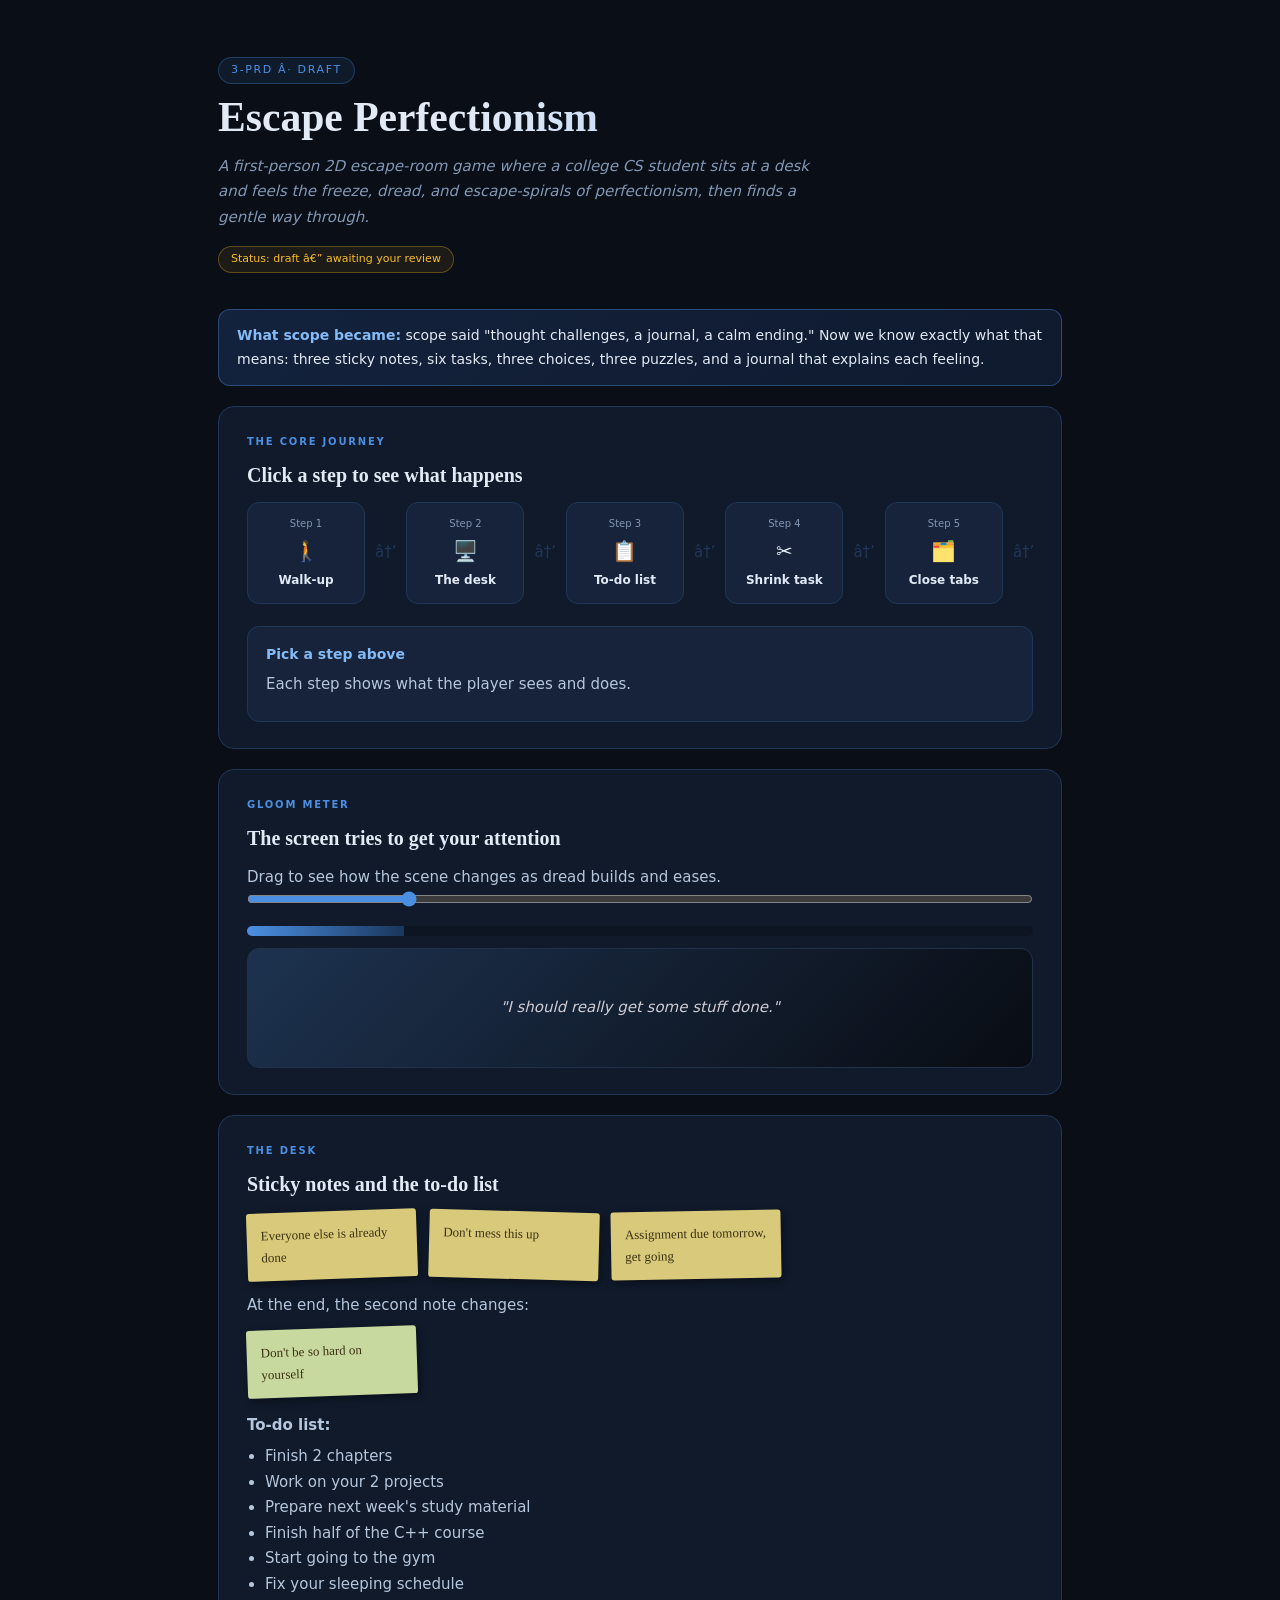
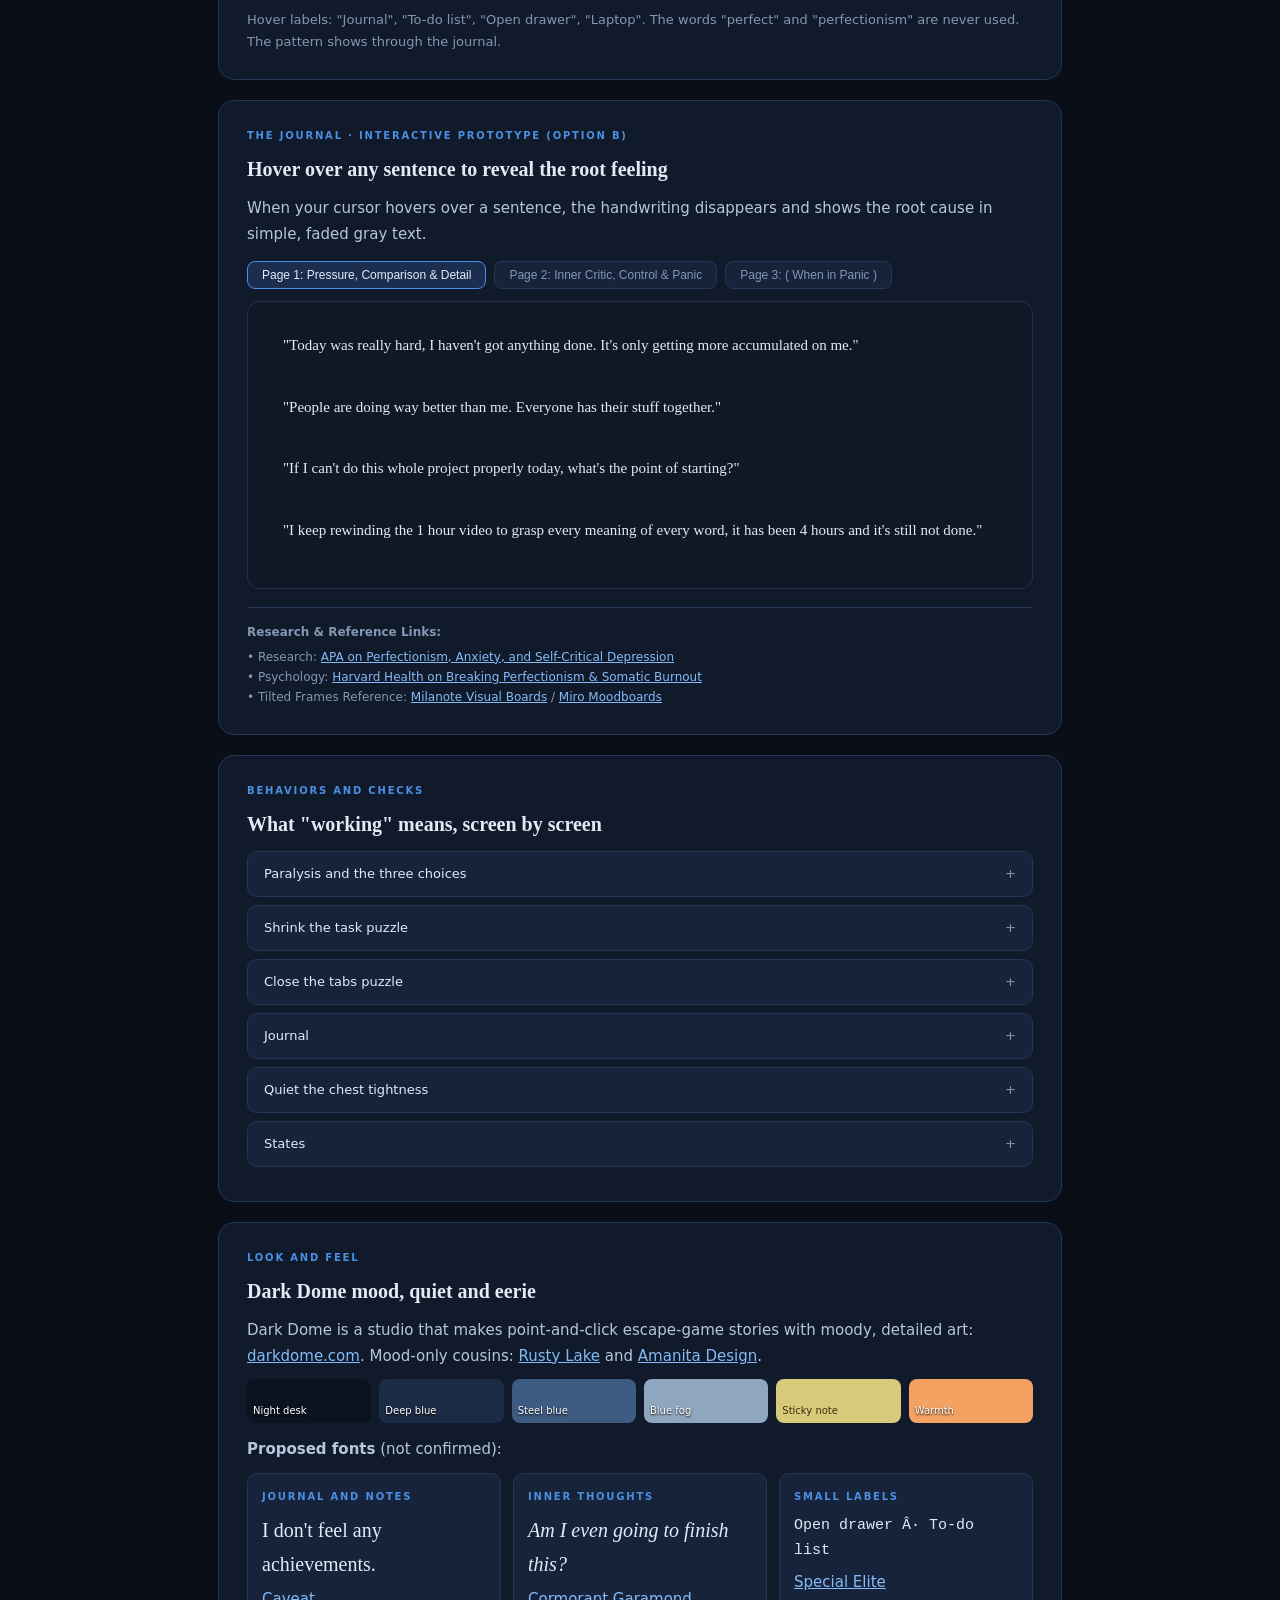
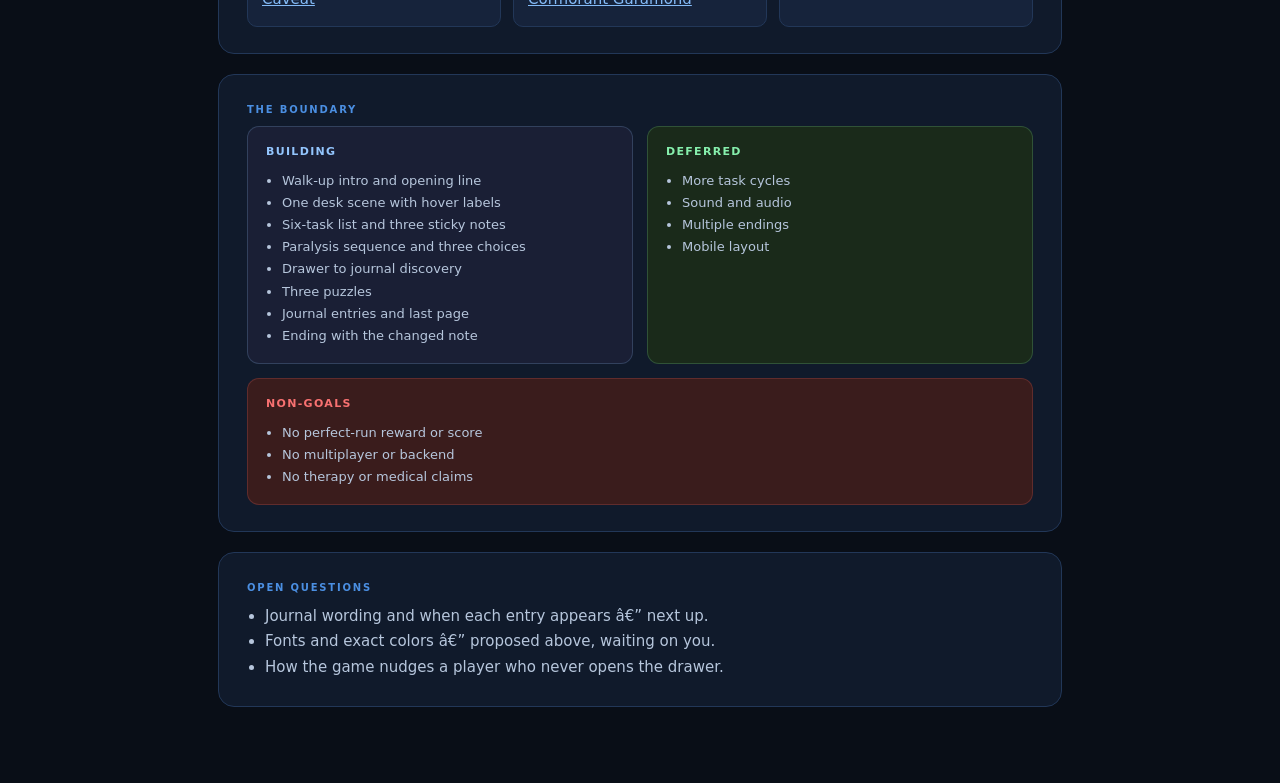
<file: devpost/prd.html>
<!DOCTYPE html>
<html lang="en">
<head>
<meta charset="UTF-8">
<meta name="viewport" content="width=device-width, initial-scale=1.0">
<title>Escape Perfectionism â€” PRD</title>
<style>
  :root{--bg:#090e17;--s:#101a2b;--s2:#16233b;--b:#223758;--a:#4b8fe2;--a2:#84bbf7;--warm:#f4a261;--t:#e2eaf5;--m:#8397b3;--ok:#86efac;--no:#f87171;}
  *{box-sizing:border-box;margin:0;padding:0}
  body{background:var(--bg);color:var(--t);font-family:system-ui,-apple-system,"Segoe UI",sans-serif;font-size:15px;line-height:1.7}
  .wrap{max-width:900px;margin:0 auto;padding:56px 28px}
  h1{font-family:Georgia,serif;font-size:2.6rem;line-height:1.15;margin:10px 0 12px;background:linear-gradient(135deg,#e2eaf5 30%,var(--a2));-webkit-background-clip:text;background-clip:text;-webkit-text-fill-color:transparent}
  .tag{display:inline-block;font-size:11px;letter-spacing:.15em;text-transform:uppercase;color:var(--a);border:1px solid rgba(75,143,226,.3);background:rgba(75,143,226,.1);border-radius:99px;padding:3px 12px}
  .sub{color:var(--m);font-style:italic;max-width:620px}
  .badge{display:inline-block;margin:16px 0 36px;font-size:11px;color:#fbbf24;border:1px solid rgba(251,191,36,.3);background:rgba(251,191,36,.08);border-radius:99px;padding:3px 12px}
  .card{background:var(--s);border:1px solid var(--b);border-radius:16px;padding:26px 28px;margin-bottom:20px}
  .label{font-size:10px;font-weight:600;letter-spacing:.18em;text-transform:uppercase;color:var(--a);margin-bottom:8px}
  h2{font-family:Georgia,serif;font-size:1.25rem;margin-bottom:10px}
  p,li{color:#b6c6dc}
  .expand{background:linear-gradient(135deg,#13223d,#0f1a2e);border:1px solid rgba(75,143,226,.4);border-radius:12px;padding:14px 18px;margin-bottom:20px;font-size:14px}
  .expand b{color:var(--a2)}
  /* journey svg */
  .svgwrap{overflow-x:auto;padding-bottom:6px}
  .steps{display:flex;gap:10px;min-width:max-content;align-items:stretch}
  .st{width:118px;background:var(--s2);border:1px solid var(--b);border-radius:12px;padding:12px 10px;text-align:center;font-size:12px;cursor:pointer;transition:.2s}
  .st:hover,.st.on{border-color:var(--a);background:#1a2b48}
  .st .n{font-size:10px;color:var(--m)}
  .st .i{font-size:20px;margin:2px 0}
  .st.key{border-color:rgba(132,187,247,.5)}
  .arrow{align-self:center;color:var(--b)}
  #detail{margin-top:16px;background:var(--s2);border:1px solid var(--b);border-radius:12px;padding:16px 18px;min-height:96px}
  #detail h3{font-size:14px;margin-bottom:6px;color:var(--a2)}
  /* gloom meter */
  .meter{height:10px;border-radius:99px;background:#0d1522;overflow:hidden;margin:10px 0}
  .fill{height:100%;width:20%;background:linear-gradient(90deg,#4b8fe2,#1a365d);transition:.4s}
  input[type=range]{width:100%;accent-color:#4b8fe2}
  .scene{height:120px;border-radius:12px;margin-top:12px;display:flex;align-items:center;justify-content:center;font-style:italic;color:#e8e4f0;border:1px solid var(--b);transition:.4s;text-align:center;padding:10px}
  /* notes */
  .notes{display:flex;gap:12px;flex-wrap:wrap;margin-top:10px}
  .note{background:#d9c97a;color:#3a3210;padding:12px 14px;border-radius:3px;font-family:"Segoe Print","Comic Sans MS",cursive;font-size:13px;width:170px;transform:rotate(-2deg);box-shadow:2px 3px 8px rgba(0,0,0,.4)}
  .note:nth-child(2){transform:rotate(1.5deg)}
  .note:nth-child(3){transform:rotate(-1deg)}
  .note.after{background:#c8d9a0}
  /* details */
  details{margin-bottom:8px}
  summary{cursor:pointer;list-style:none;padding:11px 16px;background:var(--s2);border:1px solid var(--b);border-radius:10px;font-size:13px;font-weight:500;display:flex;justify-content:space-between}
  summary::-webkit-details-marker{display:none}
  summary::after{content:'+';color:var(--m)}
  details[open] summary::after{content:'âˆ’'}
  details[open] summary{border-radius:10px 10px 0 0}
  .body{background:var(--s2);border:1px solid var(--b);border-top:none;border-radius:0 0 10px 10px;padding:12px 16px;font-size:13px}
  .body ul{margin-left:18px}
  .crit li{list-style:none;margin-left:0}
  .crit li::before{content:'â˜ ';color:var(--ok)}
  .grid{display:grid;grid-template-columns:1fr 1fr;gap:14px}
  .col{border-radius:12px;padding:16px 18px;font-size:13px}
  .now{background:#1a1f35;border:1px solid rgba(147,197,253,.2)}
  .def{background:#1a2a1a;border:1px solid rgba(134,239,172,.2)}
  .non{background:#3a1c1c;border:1px solid rgba(248,113,113,.2);grid-column:1/-1}
  .col h4{font-size:11px;letter-spacing:.12em;text-transform:uppercase;margin-bottom:8px}
  .now h4{color:#93c5fd}.def h4{color:var(--ok)}.non h4{color:var(--no)}
  .col ul{margin-left:16px}
  .fonts{display:grid;grid-template-columns:repeat(auto-fit,minmax(240px,1fr));gap:12px;margin-top:10px}
  .font{background:var(--s2);border:1px solid var(--b);border-radius:10px;padding:14px}
  .font .s{font-size:20px;margin:6px 0}
  a{color:var(--a2)}
  .swatches{display:flex;gap:8px;margin-top:10px}
  .sw{flex:1;height:44px;border-radius:8px;font-size:10px;display:flex;align-items:flex-end;padding:4px 6px;color:#fff;text-shadow:0 1px 2px #000}
  .j-page{background:#101826;border:1px solid #1e314f;border-radius:12px;padding:20px 22px;margin-top:12px;font-family:'Segoe Print','Comic Sans MS',cursive}
  .j-item{margin-bottom:14px;padding:10px 12px;border-radius:8px;border:1px solid transparent;position:relative;transition:all .2s ease}
  .j-line{font-size:15px;color:#e2eaf5;line-height:1.55}
  
  /* Mode A: Arrow click */
  .mode-a .arrow-btn{background:#16263e;border:1px solid #2b4570;color:#84bbf7;border-radius:6px;padding:2px 8px;font-size:12px;cursor:pointer;margin-left:8px;font-family:system-ui,sans-serif;transition:.15s}
  .mode-a .arrow-btn:hover{background:#233c63;color:#fff}
  .mode-a .arrow-reveal{display:none;background:#1a2b44;border:1px solid #2f4b75;color:#9ec4f5;font-size:12px;font-family:system-ui,sans-serif;padding:3px 10px;border-radius:99px;margin-left:8px}
  .mode-a .arrow-reveal.open{display:inline-block}
  .mode-a .j-fade{display:none !important}

  /* Mode B: Hover disappears & replaced by faded gray */
  .mode-b .arrow-btn,.mode-b .arrow-reveal{display:none !important}
  .mode-b .j-item:hover{background:rgba(75,143,226,.05);border-color:rgba(75,143,226,.2)}
  .mode-b .j-fade{display:none;color:#94a8c4;font-size:14px;font-style:italic;font-family:system-ui,sans-serif;padding:6px 0;text-align:center}
  .mode-b .j-item:hover .j-line{display:none}
  .mode-b .j-item:hover .j-fade{display:block}

  /* Page 3 Tilted Frames */
  .frame-stack{display:flex;flex-direction:column;gap:14px;margin-top:12px;font-family:system-ui,sans-serif}
  .tilt-frame{background:#132034;border:1px solid #223a60;border-radius:10px;padding:14px 18px;box-shadow:0 6px 16px rgba(0,0,0,.35);transition:transform .2s ease,border-color .2s ease}
  .tilt-frame:hover{transform:rotate(0deg) scale(1.02) !important;border-color:#4b8fe2}
  .tilt-1{transform:rotate(-1.8deg)}
  .tilt-2{transform:rotate(1.5deg)}
  .tilt-3{transform:rotate(-1.2deg)}
  .frame-title{font-size:14px;font-weight:600;color:#84bbf7;margin-bottom:6px;text-align:center}
  .frame-desc{font-size:13px;color:#c4bed8;line-height:1.5}

  .mode-toggle{display:flex;gap:8px;margin-bottom:12px;background:#0d1422;padding:6px;border-radius:10px;border:1px solid #1b2c47}
  .m-btn{flex:1;background:transparent;border:none;color:#8397b3;padding:8px 12px;border-radius:6px;font-size:12px;font-weight:500;cursor:pointer;transition:.2s}
  .m-btn.active{background:#1c2e4f;color:#e2eaf5;box-shadow:0 2px 6px rgba(0,0,0,.3)}
  .j-nav{display:flex;gap:8px;margin-bottom:12px;flex-wrap:wrap}
  .j-btn{background:#16233b;border:1px solid #223758;color:#8397b3;border-radius:8px;padding:6px 14px;font-size:12px;cursor:pointer;transition:.2s}
  .j-btn:hover{color:#e2eaf5}
  .j-btn.active{background:#1c2e4f;border-color:#4b8fe2;color:#e2eaf5}
  @media(max-width:620px){.grid{grid-template-columns:1fr}.non{grid-column:1}}
</style>
</head>
<body>
<div class="wrap">
  <span class="tag">3-prd Â· Draft</span>
  <h1>Escape Perfectionism</h1>
  <p class="sub">A first-person 2D escape-room game where a college CS student sits at a desk and feels the freeze, dread, and escape-spirals of perfectionism, then finds a gentle way through.</p>
  <div class="badge">Status: draft â€” awaiting your review</div>

  <div class="expand"><b>What scope became:</b> scope said "thought challenges, a journal, a calm ending." Now we know exactly what that means: three sticky notes, six tasks, three choices, three puzzles, and a journal that explains each feeling.</div>

  <div class="card">
    <div class="label">The Core Journey</div>
    <h2>Click a step to see what happens</h2>
    <div class="svgwrap"><div class="steps" id="steps"></div></div>
    <div id="detail"><h3>Pick a step above</h3><p>Each step shows what the player sees and does.</p></div>
  </div>

  <div class="card">
    <div class="label">Gloom Meter</div>
    <h2>The screen tries to get your attention</h2>
    <p>Drag to see how the scene changes as dread builds and eases.</p>
    <input type="range" min="0" max="100" value="20" id="gloom">
    <div class="meter"><div class="fill" id="fill"></div></div>
    <div class="scene" id="scene">"I should really get some stuff done."</div>
  </div>

  <div class="card">
    <div class="label">The Desk</div>
    <h2>Sticky notes and the to-do list</h2>
    <div class="notes">
      <div class="note">Everyone else is already done</div>
      <div class="note">Don't mess this up</div>
      <div class="note">Assignment due tomorrow, get going</div>
    </div>
    <p style="margin:14px 0 6px">At the end, the second note changes:</p>
    <div class="notes"><div class="note after">Don't be so hard on yourself</div></div>
    <p style="margin:16px 0 6px"><b>To-do list:</b></p>
    <ul style="margin-left:18px">
      <li>Finish 2 chapters</li><li>Work on your 2 projects</li><li>Prepare next week's study material</li>
      <li>Finish half of the C++ course</li><li>Start going to the gym</li><li>Fix your sleeping schedule</li>
    </ul>
    <p style="margin-top:12px;font-size:13px;color:var(--m)">Hover labels: "Journal", "To-do list", "Open drawer", "Laptop". The words "perfect" and "perfectionism" are never used. The pattern shows through the journal.</p>
  </div>

  <div class="card">
    <div class="label">The Journal · Interactive Prototype (Option B)</div>
    <h2>Hover over any sentence to reveal the root feeling</h2>
    <p style="margin-bottom:14px">When your cursor hovers over a sentence, the handwriting disappears and shows the root cause in simple, faded gray text.</p>

    <!-- Page Nav -->
    <div class="j-nav">
      <button class="j-btn active" onclick="showJPage(1)">Page 1: Pressure, Comparison & Detail</button>
      <button class="j-btn" onclick="showJPage(2)">Page 2: Inner Critic, Control & Panic</button>
      <button class="j-btn" onclick="showJPage(3)">Page 3: ( When in Panic )</button>
    </div>

    <div id="journalContainer" class="mode-b">
      <!-- Page 1 -->
      <div id="jp1" class="j-page">
        <!-- 1. Procrastination & fear of failure -->
        <div class="j-item">
          <span class="j-line">"Today was really hard, I haven't got anything done. It's only getting more accumulated on me."</span>
          <div class="j-fade">Procrastination & fear of failure</div>
        </div>

        <!-- 2. Comparison -->
        <div class="j-item">
          <span class="j-line">"People are doing way better than me. Everyone has their stuff together."</span>
          <div class="j-fade">Constant comparison</div>
        </div>

        <!-- 3. All-or-nothing -->
        <div class="j-item">
          <span class="j-line">"If I can't do this whole project properly today, what's the point of starting?"</span>
          <div class="j-fade">All-or-nothing thinking</div>
        </div>

        <!-- 4. Video rewinding / Obsessive detail -->
        <div class="j-item">
          <span class="j-line">"I keep rewinding the 1 hour video to grasp every meaning of every word, it has been 4 hours and it's still not done."</span>
          <div class="j-fade">Fear of missing out on any information and obsessive detail</div>
        </div>
      </div>

      <!-- Page 2 -->
      <div id="jp2" class="j-page" style="display:none">
        <!-- 5. Distrust & Control -->
        <div class="j-item">
          <span class="j-line">"I don't trust anyone else to do this right, but I don't trust myself either."</span>
          <div class="j-fade">Need for control & difficulty delegating</div>
        </div>

        <!-- 6. Imposter & Self-criticism -->
        <div class="j-item">
          <span class="j-line">"Everyone works hard. Me? I'm just faking it, and I suck at everything."</span>
          <div class="j-fade">Intense self-criticism & imposter syndrome</div>
        </div>

        <!-- 7. Conditional self-worth -->
        <div class="j-item">
          <span class="j-line">"I only feel okay when everything is finished and flawless."</span>
          <div class="j-fade">Conditional self-worth</div>
        </div>

        <!-- 8. Physical anxiety -->
        <div class="j-item">
          <span class="j-line">"I can't stand staying in this body... my chest feels tight."</span>
          <div class="j-fade">Physical anxiety & panic</div>
        </div>
      </div>

      <!-- Page 3: Tilted Frames -->
      <div id="jp3" class="j-page" style="display:none; font-family:system-ui,sans-serif; background:#0c1421">
        <div style="color:var(--a2);font-weight:600;font-size:16px;margin:8px 0 16px;text-align:center">( When in Panic )</div>
        
        <div class="frame-stack">
          <div class="tilt-frame tilt-1">
            <div class="frame-title">Close your eyes, breathe</div>
          </div>

          <div class="tilt-frame tilt-2">
            <div class="frame-title">Calm yourself, be kind</div>
            <div class="frame-desc">Don't throw mean words at yourself. Would you treat a child that way? Have some mercy.</div>
          </div>

          <div class="tilt-frame tilt-3">
            <div class="frame-title">Think of the next tiny step you will take</div>
            <div class="frame-desc">The step to take after you open your eyes: just read the first sentence on page 1.<br><br>Fighting the paralysis and just doing that is enough, and it's not simple, reading 1 sentence is huge, trust me, it's okay and you're doing fine.</div>
          </div>
        </div>
      </div>
    </div>

    <!-- Research & Visual References -->
    <div style="margin-top:18px;padding-top:14px;border-top:1px solid var(--b);font-size:12px;color:var(--m)">
      <b>Research & Reference Links:</b>
      <div style="margin-top:4px">
        • Research: <a href="https://www.apa.org/monitor/2021/11/cover-perfectionism" target="_blank">APA on Perfectionism, Anxiety, and Self-Critical Depression</a><br>
        • Psychology: <a href="https://www.health.harvard.edu/blog/how-to-overcome-perfectionism-202201192671" target="_blank">Harvard Health on Breaking Perfectionism & Somatic Burnout</a><br>
        • Tilted Frames Reference: <a href="https://milanote.com" target="_blank">Milanote Visual Boards</a> / <a href="https://miro.com" target="_blank">Miro Moodboards</a>
      </div>
    </div>
  </div>

  <div class="card">
    <div class="label">Behaviors and Checks</div>
    <h2>What "working" means, screen by screen</h2>
    <details><summary>Paralysis and the three choices</summary><div class="body">
      <ul class="crit">
        <li>Thoughts appear in order: which first, am I even going to finish, maybe the other one.</li>
        <li>Three choices: check the phone, what's more fun, just pick anything.</li>
        <li>Phone or fun adds time pressure and a gloomier screen.</li>
        <li>"Just pick anything" starts the puzzles.</li>
      </ul></div></details>
    <details><summary>Shrink the task puzzle</summary><div class="body">
      <p>"Finish 2 chapters" becomes "Finish studying the first 3 pages of chapter 1", then "Open the book to page 1."</p>
      <ul class="crit"><li>The text steps down in three stages and ends on the tiny first action.</li></ul></div></details>
    <details><summary>Close the tabs puzzle</summary><div class="body">
      <p>The view zooms into the laptop. The player closes distracting tabs and keeps the lecture slides and the assignment.</p>
      <ul class="crit"><li>Only the lecture slides and assignment tabs remain open.</li></ul></div></details>
    <details><summary>Journal</summary><div class="body">
      <p>Found in the drawer, placed on the desk, offered as a choice when feelings build, and ends with a last page: notice the feeling and why, calm down and be kind to yourself, set the next step.</p>
      <ul class="crit"><li>The drawer opens, the journal lands on the desk.</li><li>"Go to your journal" appears when feelings build.</li><li>Each entry explains the reason behind a feeling.</li><li>The last page lists the three steps.</li></ul></div></details>
    <details><summary>Quiet the chest tightness</summary><div class="body">
      <p>A hold-to-breathe interaction settles the screen before the ending.</p>
      <ul class="crit"><li>Holding the control calms the visuals; releasing early lets them tighten again.</li></ul></div></details>
    <details><summary>States</summary><div class="body"><ul>
      <li><b>First use:</b> intro plays, no journal yet.</li>
      <li><b>Journal not found:</b> the journal choice does not appear (assumption: a gentle nudge toward the drawer).</li>
      <li><b>Wasting time:</b> clock and deadline note feel closer, but the game never ends in failure.</li>
      <li><b>Persistence:</b> nothing saved; refresh starts over.</li></ul></div></details>
  </div>

  <div class="card">
    <div class="label">Look and Feel</div>
    <h2>Dark Dome mood, quiet and eerie</h2>
    <p>Dark Dome is a studio that makes point-and-click escape-game stories with moody, detailed art: <a href="https://darkdome.com" target="_blank">darkdome.com</a>. Mood-only cousins: <a href="https://rustylake.com" target="_blank">Rusty Lake</a> and <a href="https://amanita-design.net" target="_blank">Amanita Design</a>.</p>
    <div class="swatches">
      <div class="sw" style="background:#0b1220">Night desk</div>
      <div class="sw" style="background:#1c2b45">Deep blue</div>
      <div class="sw" style="background:#3d5a80">Steel blue</div>
      <div class="sw" style="background:#8fa6bf">Blue fog</div>
      <div class="sw" style="background:#d9c97a;color:#3a3210;text-shadow:none">Sticky note</div>
      <div class="sw" style="background:#f4a261">Warmth</div>
    </div>
    <p style="margin-top:14px"><b>Proposed fonts</b> (not confirmed):</p>
    <div class="fonts">
      <div class="font"><div class="label">Journal and notes</div><div class="s" style="font-family:'Segoe Print','Comic Sans MS',cursive">I don't feel any achievements.</div><a href="https://fonts.google.com/specimen/Caveat" target="_blank">Caveat</a></div>
      <div class="font"><div class="label">Inner thoughts</div><div class="s" style="font-family:Georgia,serif;font-style:italic">Am I even going to finish this?</div><a href="https://fonts.google.com/specimen/Cormorant+Garamond" target="_blank">Cormorant Garamond</a></div>
      <div class="font"><div class="label">Small labels</div><div class="s" style="font-family:'Courier New',monospace;font-size:15px">Open drawer Â· To-do list</div><a href="https://fonts.google.com/specimen/Special+Elite" target="_blank">Special Elite</a></div>
    </div>
  </div>

  <div class="card">
    <div class="label">The Boundary</div>
    <div class="grid">
      <div class="col now"><h4>Building</h4><ul><li>Walk-up intro and opening line</li><li>One desk scene with hover labels</li><li>Six-task list and three sticky notes</li><li>Paralysis sequence and three choices</li><li>Drawer to journal discovery</li><li>Three puzzles</li><li>Journal entries and last page</li><li>Ending with the changed note</li></ul></div>
      <div class="col def"><h4>Deferred</h4><ul><li>More task cycles</li><li>Sound and audio</li><li>Multiple endings</li><li>Mobile layout</li></ul></div>
      <div class="col non"><h4>Non-goals</h4><ul><li>No perfect-run reward or score</li><li>No multiplayer or backend</li><li>No therapy or medical claims</li></ul></div>
    </div>
  </div>

  <div class="card">
    <div class="label">Open Questions</div>
    <ul style="margin-left:18px"><li>Journal wording and when each entry appears â€” next up.</li><li>Fonts and exact colors â€” proposed above, waiting on you.</li><li>How the game nudges a player who never opens the drawer.</li></ul>
  </div>
</div>

<script>
const steps=[
 ["🚶","Walk-up","The character walks up to the desk and says: \"I should really get some stuff done.\""],
 ["🖥️","The desk","Explore the desk: drawer, laptop, to-do notepad, organizer, sticky notes on wall."],
 ["📋","To-do list","Clicking a task triggers choosing paralysis: \"Should I really start this one? Am I even gonna finish?\""],
 ["✂️","Shrink task","\"We aren't superheroes.\" 2 chapters becomes 3 pages, then \"open the book to page 1.\" Next goal: clear unnecessary tabs."],
 ["🗂️","Close tabs","Zoom into the laptop and close distracting tabs, keeping only the lecture slides and assignment."],
 ["💭","The thought","Screen is clear, but mind is spinning: \"Sighs... I feel overwhelmed and distracted by many thoughts. I will get to my journal...\""],
 ["🗄️","Find journal","If on desk, open it. If not found yet: prompt to search drawer, pull journal out onto desk."],
 ["📓","Decode mind","Flip through handwritten entries that decode the feelings (imposter syndrome, comparison, fear)."],
 ["🌱","Reset page","The 3-step reframing: notice feelings and why, be kind to yourself, set the next step."],
 ["🌬️","Breathe","Hold to breathe; settle chest tightness and remaining anxiety."],
 ["✨","Ending","First real action taken. Note changes to \"Don't be so hard on yourself.\" Action is the real victory."]
];
const box=document.getElementById('steps'),det=document.getElementById('detail');
steps.forEach((s,i)=>{
  const d=document.createElement('div');d.className='st'+([6,7,10].includes(i)?' key':'');
  d.innerHTML='<div class="n">Step '+(i+1)+'</div><div class="i">'+s[0]+'</div><b>'+s[1]+'</b>';
  d.onclick=()=>{document.querySelectorAll('.st').forEach(x=>x.classList.remove('on'));d.classList.add('on');
    det.innerHTML='<h3>'+(i+1)+'. '+s[1]+'</h3><p>'+s[2]+'</p>';};
  box.appendChild(d);
  if(i<steps.length-1){const a=document.createElement('div');a.className='arrow';a.textContent='â†’';box.appendChild(a);}
});
const g=document.getElementById('gloom'),f=document.getElementById('fill'),sc=document.getElementById('scene');
function upd(){
  const v=+g.value;f.style.width=v+'%';
  const sat=100-v*0.7, br=100-v*0.55;
  sc.style.filter='saturate('+sat+'%) brightness('+br+'%)';
  sc.style.background='linear-gradient(135deg,rgb('+(35-v*0.3)+','+(65-v*0.4)+','+(105-v*0.5)+'),rgb(9,14,23))';
  sc.textContent=v<30?'"I should really get some stuff done."':v<65?'"Maybe the other one? Just check the phone one last time..."':'"It isn\'t going to end. This will affect my anxiety if I\'m late."';
}
g.oninput=upd;upd();

function showJPage(num){
  document.getElementById('jp1').style.display = num===1?'block':'none';
  document.getElementById('jp2').style.display = num===2?'block':'none';
  document.getElementById('jp3').style.display = num===3?'block':'none';
  const btns = document.querySelectorAll('.j-btn');
  btns.forEach((b,idx)=> b.classList.toggle('active', idx === num-1));
}

function setMode(mode){
  const container = document.getElementById('journalContainer');
  container.className = mode;
  document.getElementById('btnModeA').classList.toggle('active', mode==='mode-a');
  document.getElementById('btnModeB').classList.toggle('active', mode==='mode-b');
}

function toggleArrow(btn){
  const rev = btn.nextElementSibling;
  if(rev && rev.classList.contains('arrow-reveal')){
    rev.classList.toggle('open');
  }
}
</script>
</body>
</html>
</file>
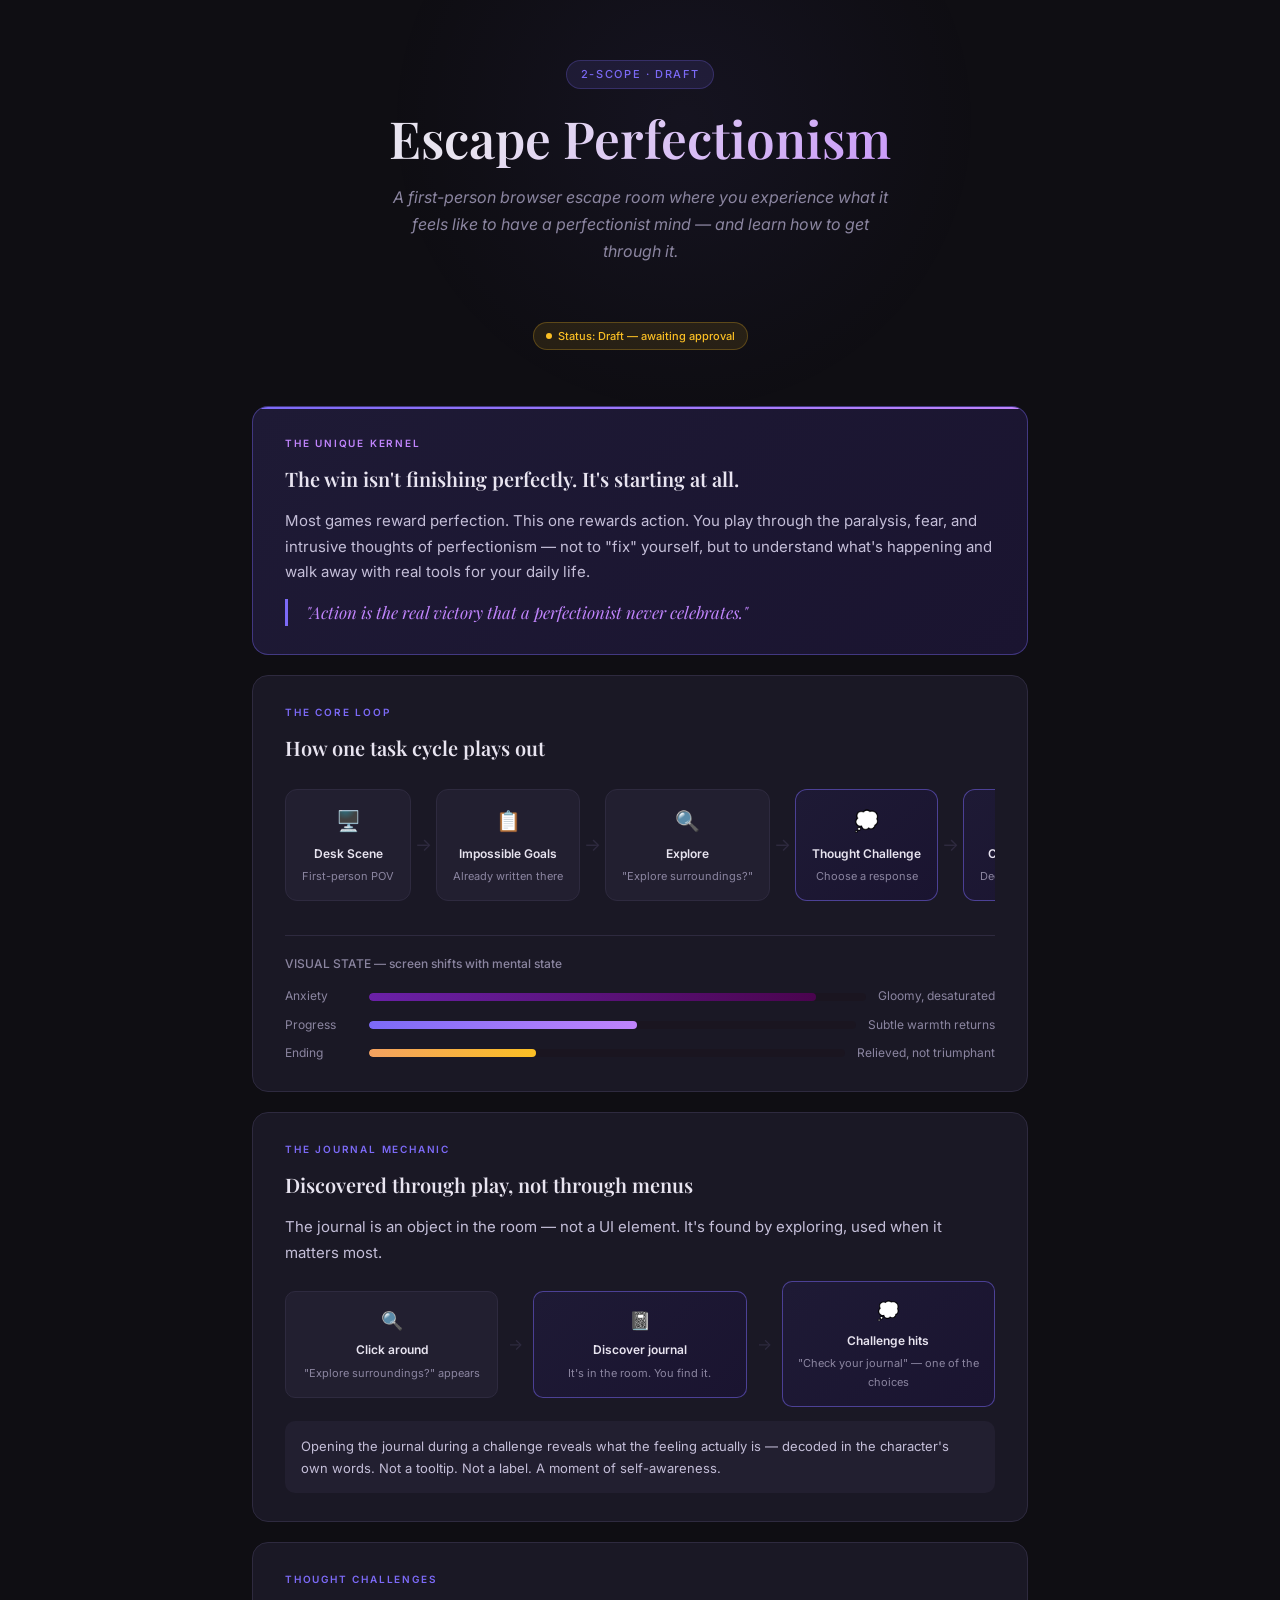
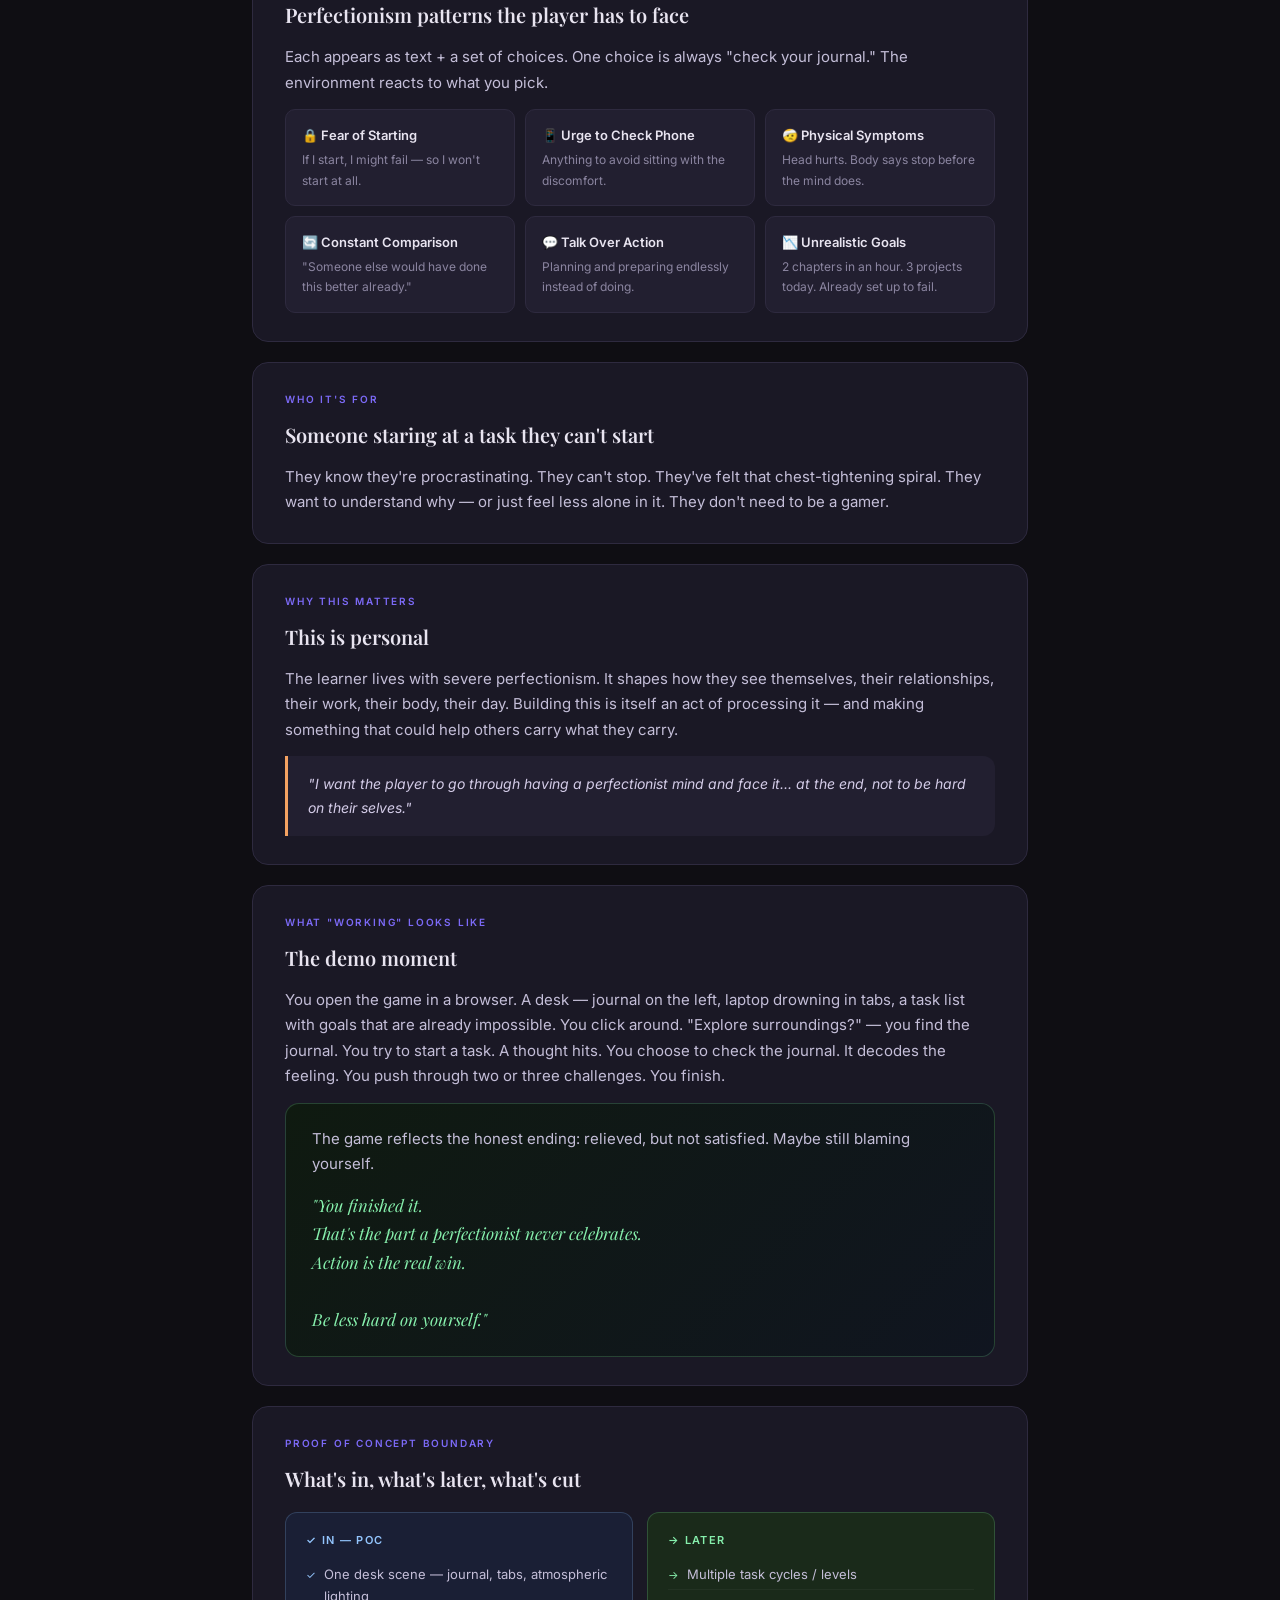
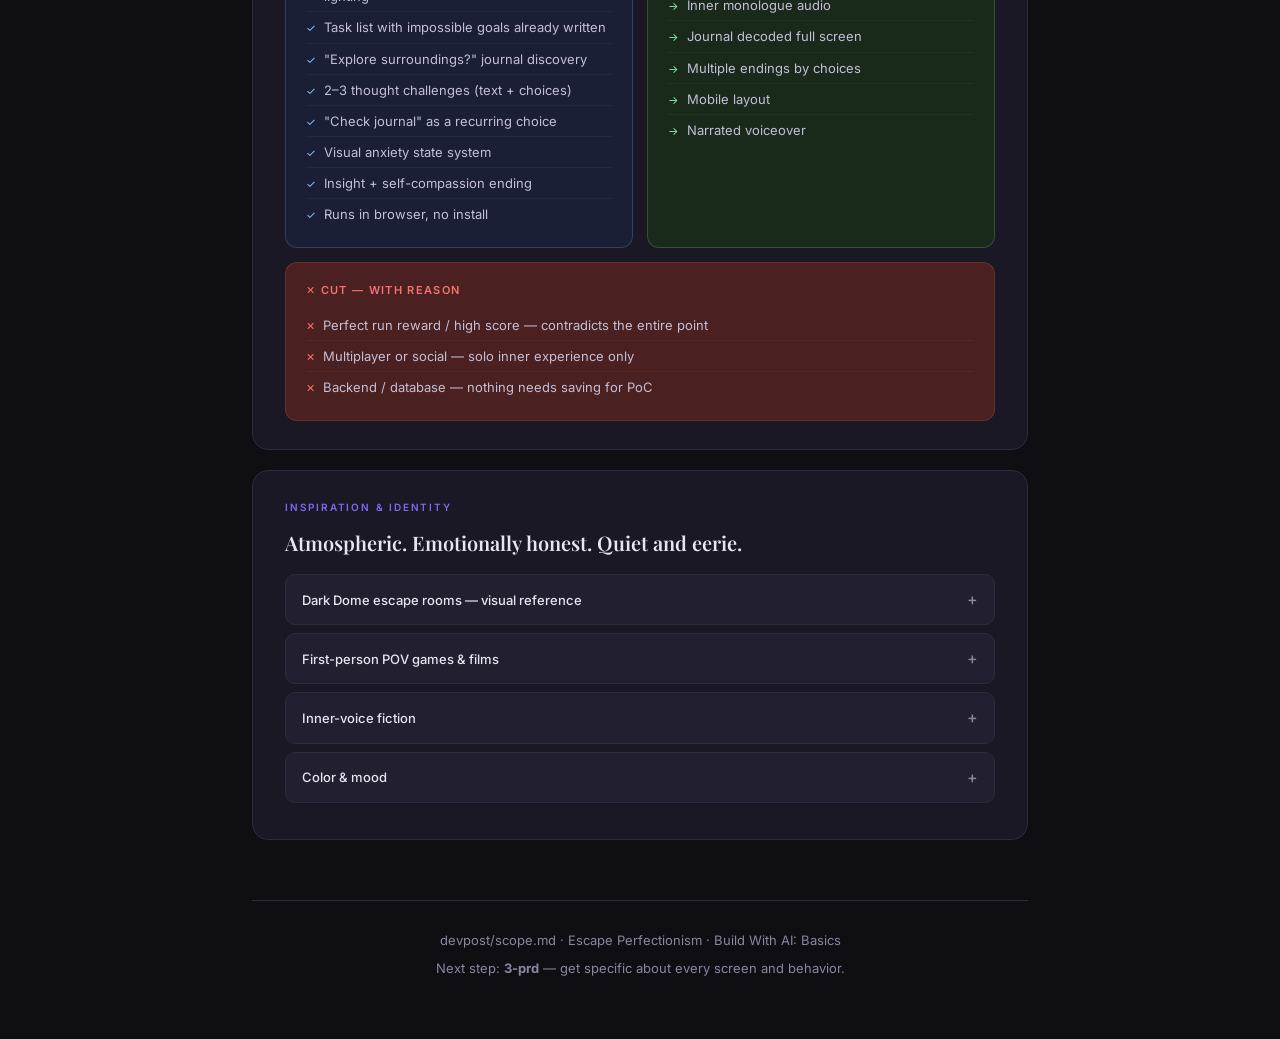
<file: devpost/scope.html>
﻿<!DOCTYPE html>
<html lang="en">
<head>
<meta charset="UTF-8">
<meta name="viewport" content="width=device-width, initial-scale=1.0">
<title>Escape Perfectionism — Scope</title>
<style>
  @import url('https://fonts.googleapis.com/css2?family=Inter:wght@300;400;500;600&family=Playfair+Display:ital,wght@0,400;0,600;1,400&display=swap');
  :root {
    --bg:#0f0e13;--surface:#1a1825;--surface2:#221f30;--border:#2e2a3f;
    --accent:#7c6af7;--accent2:#c084fc;--warm:#f4a261;--text:#e8e4f0;
    --muted:#8b85a0;--cut:#4a2020;--cut-text:#f87171;
    --later:#1a2a1a;--later-text:#86efac;--in:#1a1f35;--in-text:#93c5fd;
  }
  *{box-sizing:border-box;margin:0;padding:0;}
  body{background:var(--bg);color:var(--text);font-family:'Inter',system-ui,sans-serif;font-size:15px;line-height:1.7;min-height:100vh;}
  body::before{content:'';position:fixed;top:-20%;left:30%;width:600px;height:600px;background:radial-gradient(circle,rgba(124,106,247,0.06) 0%,transparent 70%);pointer-events:none;z-index:0;}
  .container{max-width:840px;margin:0 auto;padding:60px 32px;position:relative;z-index:1;}
  .header{text-align:center;margin-bottom:56px;}
  .tag{display:inline-block;font-size:11px;font-weight:500;letter-spacing:.15em;text-transform:uppercase;color:var(--accent);background:rgba(124,106,247,.12);border:1px solid rgba(124,106,247,.25);border-radius:99px;padding:4px 14px;margin-bottom:20px;}
  h1{font-family:'Playfair Display',Georgia,serif;font-size:clamp(2.2rem,5vw,3.2rem);font-weight:600;line-height:1.15;background:linear-gradient(135deg,#e8e4f0 30%,var(--accent2));-webkit-background-clip:text;-webkit-text-fill-color:transparent;background-clip:text;margin-bottom:16px;}
  .subtitle{color:var(--muted);font-size:16px;font-style:italic;max-width:500px;margin:0 auto;}
  .card{background:var(--surface);border:1px solid var(--border);border-radius:16px;padding:28px 32px;margin-bottom:20px;transition:border-color .2s;}
  .card:hover{border-color:rgba(124,106,247,.35);}
  .card-label{font-size:10px;font-weight:600;letter-spacing:.18em;text-transform:uppercase;color:var(--accent);margin-bottom:10px;}
  .card h2{font-family:'Playfair Display',Georgia,serif;font-size:1.25rem;font-weight:600;margin-bottom:12px;color:var(--text);}
  .card p{color:#c4bed8;}
  .kernel-card{background:linear-gradient(135deg,#1e1a35 0%,#1a1430 100%);border-color:rgba(124,106,247,.4);position:relative;overflow:hidden;}
  .kernel-card::before{content:'';position:absolute;top:0;left:0;right:0;height:2px;background:linear-gradient(90deg,var(--accent),var(--accent2));}
  .kernel-card .card-label{color:var(--accent2);}
  .kernel-quote{font-family:'Playfair Display',serif;font-size:1.05rem;font-style:italic;color:var(--accent2);border-left:3px solid var(--accent);padding-left:18px;margin-top:14px;line-height:1.6;}
  /* Flow diagram */
  .flow{display:flex;align-items:stretch;gap:0;overflow-x:auto;padding:4px 0 12px;}
  .flow-node{background:var(--surface2);border:1px solid var(--border);border-radius:12px;padding:14px 16px;min-width:120px;flex-shrink:0;text-align:center;}
  .flow-node.highlight{background:linear-gradient(135deg,#1e1a35,#1a1430);border-color:rgba(124,106,247,.5);}
  .flow-node .node-icon{font-size:20px;margin-bottom:6px;}
  .flow-node .node-title{font-size:12px;font-weight:600;color:var(--text);margin-bottom:3px;}
  .flow-node .node-sub{font-size:11px;color:var(--muted);}
  .flow-arrow{color:var(--border);font-size:18px;padding:0 4px;flex-shrink:0;display:flex;align-items:center;}
  /* State bars */
  .state-row{display:flex;align-items:center;gap:12px;margin-top:8px;}
  .state-bar{flex:1;height:8px;border-radius:99px;background:#1a1520;overflow:hidden;}
  .state-bar-inner{height:100%;border-radius:99px;}
  .state-label{font-size:12px;color:var(--muted);min-width:72px;}
  /* Journal mechanic */
  .journal-flow{display:grid;grid-template-columns:1fr auto 1fr auto 1fr;align-items:center;gap:10px;margin-top:16px;}
  .j-step{background:var(--surface2);border:1px solid var(--border);border-radius:10px;padding:14px;text-align:center;}
  .j-step.active{border-color:rgba(124,106,247,.5);background:linear-gradient(135deg,#1e1a35,#1a1430);}
  .j-step .js-icon{font-size:18px;margin-bottom:4px;}
  .j-step .js-label{font-size:12px;font-weight:600;color:var(--text);margin-bottom:3px;}
  .j-step .js-sub{font-size:11px;color:var(--muted);}
  .j-arrow{color:var(--border);font-size:16px;text-align:center;}
  /* Challenges grid */
  .challenges-grid{display:grid;grid-template-columns:repeat(auto-fill,minmax(210px,1fr));gap:10px;margin-top:14px;}
  .challenge-pill{background:var(--surface2);border:1px solid var(--border);border-radius:10px;padding:14px 16px;}
  .challenge-pill .c-name{font-weight:600;color:var(--text);margin-bottom:4px;font-size:13px;}
  .challenge-pill .c-desc{color:var(--muted);font-size:12px;}
  /* Boundary */
  .boundary-grid{display:grid;grid-template-columns:1fr 1fr;gap:14px;margin-top:16px;}
  .boundary-section{border-radius:12px;padding:18px 20px;}
  .boundary-section.in{background:var(--in);border:1px solid rgba(147,197,253,.2);}
  .boundary-section.later{background:var(--later);border:1px solid rgba(134,239,172,.2);}
  .boundary-section.cut{background:var(--cut);border:1px solid rgba(248,113,113,.2);grid-column:1/-1;}
  .boundary-title{font-size:11px;font-weight:600;letter-spacing:.12em;text-transform:uppercase;margin-bottom:10px;}
  .in .boundary-title{color:var(--in-text);}
  .later .boundary-title{color:var(--later-text);}
  .cut .boundary-title{color:var(--cut-text);}
  .boundary-section ul{list-style:none;padding:0;}
  .boundary-section ul li{font-size:13px;color:#c4bed8;padding:4px 0;border-bottom:1px solid rgba(255,255,255,.04);display:flex;gap:8px;align-items:baseline;}
  .boundary-section ul li:last-child{border-bottom:none;}
  .in ul li::before{content:'✓';color:var(--in-text);font-size:11px;flex-shrink:0;}
  .later ul li::before{content:'→';color:var(--later-text);font-size:11px;flex-shrink:0;}
  .cut ul li::before{content:'✕';color:var(--cut-text);font-size:11px;flex-shrink:0;}
  /* Quote */
  .learner-quote{background:var(--surface2);border-left:3px solid var(--warm);border-radius:0 12px 12px 0;padding:16px 20px;margin-top:14px;font-style:italic;color:#d4cce8;font-size:14px;}
  /* Done moment */
  .done-moment{background:linear-gradient(135deg,#0f1a10,#101520);border:1px solid rgba(134,239,172,.2);border-radius:14px;padding:22px 26px;margin-top:14px;}
  .done-moment p{color:#c4bed8;margin-bottom:10px;}
  .done-moment .ending-text{font-family:'Playfair Display',serif;font-size:1.05rem;font-style:italic;color:var(--later-text);margin-top:14px;line-height:1.7;}
  /* Accordion */
  details{margin-bottom:8px;}
  summary{cursor:pointer;list-style:none;padding:11px 16px;background:var(--surface2);border:1px solid var(--border);border-radius:10px;font-size:13px;font-weight:500;color:var(--text);display:flex;justify-content:space-between;align-items:center;user-select:none;transition:background .15s;}
  summary::-webkit-details-marker{display:none;}
  summary::after{content:'+';color:var(--muted);font-size:16px;}
  details[open] summary::after{content:'−';}
  details[open] summary{border-radius:10px 10px 0 0;background:#221f30;}
  .details-body{background:var(--surface2);border:1px solid var(--border);border-top:none;border-radius:0 0 10px 10px;padding:14px 16px;font-size:13px;color:#c4bed8;}
  .details-body a{color:var(--accent);}
  /* Footer */
  .footer{text-align:center;margin-top:60px;padding-top:28px;border-top:1px solid var(--border);color:var(--muted);font-size:13px;}
  .status-badge{display:inline-flex;align-items:center;gap:6px;background:rgba(251,191,36,.1);border:1px solid rgba(251,191,36,.25);border-radius:99px;padding:4px 12px;font-size:11px;color:#fbbf24;font-weight:500;margin-bottom:16px;}
  .status-dot{width:6px;height:6px;border-radius:50%;background:#fbbf24;}
  @media(max-width:580px){.boundary-grid{grid-template-columns:1fr;}.cut{grid-column:1;}.flow{flex-direction:column;}.flow-arrow{transform:rotate(90deg);}.journal-flow{grid-template-columns:1fr;}}
</style>
</head>
<body>
<div class="container">

  <div class="header">
    <div class="tag">2-scope · Draft</div>
    <h1>Escape Perfectionism</h1>
    <p class="subtitle">A first-person browser escape room where you experience what it feels like to have a perfectionist mind — and learn how to get through it.</p>
  </div>

  <div style="text-align:center;margin-bottom:40px;">
    <div class="status-badge"><div class="status-dot"></div> Status: Draft — awaiting approval</div>
  </div>

  <!-- Kernel -->
  <div class="card kernel-card">
    <div class="card-label">The Unique Kernel</div>
    <h2>The win isn't finishing perfectly. It's starting at all.</h2>
    <p>Most games reward perfection. This one rewards action. You play through the paralysis, fear, and intrusive thoughts of perfectionism — not to "fix" yourself, but to understand what's happening and walk away with real tools for your daily life.</p>
    <div class="kernel-quote">"Action is the real victory that a perfectionist never celebrates."</div>
  </div>

  <!-- Core Loop -->
  <div class="card">
    <div class="card-label">The Core Loop</div>
    <h2>How one task cycle plays out</h2>
    <div class="flow" style="margin-top:20px;">
      <div class="flow-node">
        <div class="node-icon">🖥️</div>
        <div class="node-title">Desk Scene</div>
        <div class="node-sub">First-person POV</div>
      </div>
      <div class="flow-arrow">→</div>
      <div class="flow-node">
        <div class="node-icon">📋</div>
        <div class="node-title">Impossible Goals</div>
        <div class="node-sub">Already written there</div>
      </div>
      <div class="flow-arrow">→</div>
      <div class="flow-node">
        <div class="node-icon">🔍</div>
        <div class="node-title">Explore</div>
        <div class="node-sub">"Explore surroundings?"</div>
      </div>
      <div class="flow-arrow">→</div>
      <div class="flow-node highlight">
        <div class="node-icon">💭</div>
        <div class="node-title">Thought Challenge</div>
        <div class="node-sub">Choose a response</div>
      </div>
      <div class="flow-arrow">→</div>
      <div class="flow-node highlight">
        <div class="node-icon">📓</div>
        <div class="node-title">Check Journal</div>
        <div class="node-sub">Decode the feeling</div>
      </div>
      <div class="flow-arrow">→</div>
      <div class="flow-node">
        <div class="node-icon">💡</div>
        <div class="node-title">Insight</div>
        <div class="node-sub">Real takeaway</div>
      </div>
    </div>

    <div style="margin-top:22px;border-top:1px solid var(--border);padding-top:18px;">
      <div style="font-size:12px;color:var(--muted);font-weight:500;margin-bottom:12px;">VISUAL STATE — screen shifts with mental state</div>
      <div class="state-row">
        <div class="state-label">Anxiety</div>
        <div class="state-bar"><div class="state-bar-inner" style="width:90%;background:linear-gradient(90deg,#6b21a8,#4a044e);"></div></div>
        <div style="font-size:12px;color:var(--muted);">Gloomy, desaturated</div>
      </div>
      <div class="state-row">
        <div class="state-label">Progress</div>
        <div class="state-bar"><div class="state-bar-inner" style="width:55%;background:linear-gradient(90deg,#7c6af7,#c084fc);"></div></div>
        <div style="font-size:12px;color:var(--muted);">Subtle warmth returns</div>
      </div>
      <div class="state-row">
        <div class="state-label">Ending</div>
        <div class="state-bar"><div class="state-bar-inner" style="width:35%;background:linear-gradient(90deg,#f4a261,#fbbf24);"></div></div>
        <div style="font-size:12px;color:var(--muted);">Relieved, not triumphant</div>
      </div>
    </div>
  </div>

  <!-- Journal Mechanic -->
  <div class="card">
    <div class="card-label">The Journal Mechanic</div>
    <h2>Discovered through play, not through menus</h2>
    <p>The journal is an object in the room — not a UI element. It's found by exploring, used when it matters most.</p>
    <div class="journal-flow">
      <div class="j-step">
        <div class="js-icon">🔍</div>
        <div class="js-label">Click around</div>
        <div class="js-sub">"Explore surroundings?" appears</div>
      </div>
      <div class="j-arrow">→</div>
      <div class="j-step active">
        <div class="js-icon">📓</div>
        <div class="js-label">Discover journal</div>
        <div class="js-sub">It's in the room. You find it.</div>
      </div>
      <div class="j-arrow">→</div>
      <div class="j-step active">
        <div class="js-icon">💭</div>
        <div class="js-label">Challenge hits</div>
        <div class="js-sub">"Check your journal" — one of the choices</div>
      </div>
    </div>
    <div style="margin-top:14px;background:var(--surface2);border-radius:10px;padding:14px 16px;font-size:13px;color:#c4bed8;">
      Opening the journal during a challenge reveals what the feeling actually is — decoded in the character's own words. Not a tooltip. Not a label. A moment of self-awareness.
    </div>
  </div>

  <!-- Thought Challenges -->
  <div class="card">
    <div class="card-label">Thought Challenges</div>
    <h2>Perfectionism patterns the player has to face</h2>
    <p>Each appears as text + a set of choices. One choice is always "check your journal." The environment reacts to what you pick.</p>
    <div class="challenges-grid">
      <div class="challenge-pill">
        <div class="c-name">🔒 Fear of Starting</div>
        <div class="c-desc">If I start, I might fail — so I won't start at all.</div>
      </div>
      <div class="challenge-pill">
        <div class="c-name">📱 Urge to Check Phone</div>
        <div class="c-desc">Anything to avoid sitting with the discomfort.</div>
      </div>
      <div class="challenge-pill">
        <div class="c-name">🤕 Physical Symptoms</div>
        <div class="c-desc">Head hurts. Body says stop before the mind does.</div>
      </div>
      <div class="challenge-pill">
        <div class="c-name">🔄 Constant Comparison</div>
        <div class="c-desc">"Someone else would have done this better already."</div>
      </div>
      <div class="challenge-pill">
        <div class="c-name">💬 Talk Over Action</div>
        <div class="c-desc">Planning and preparing endlessly instead of doing.</div>
      </div>
      <div class="challenge-pill">
        <div class="c-name">📉 Unrealistic Goals</div>
        <div class="c-desc">2 chapters in an hour. 3 projects today. Already set up to fail.</div>
      </div>
    </div>
  </div>

  <!-- Who it's for -->
  <div class="card">
    <div class="card-label">Who It's For</div>
    <h2>Someone staring at a task they can't start</h2>
    <p>They know they're procrastinating. They can't stop. They've felt that chest-tightening spiral. They want to understand why — or just feel less alone in it. They don't need to be a gamer.</p>
  </div>

  <!-- Why it matters -->
  <div class="card">
    <div class="card-label">Why This Matters</div>
    <h2>This is personal</h2>
    <p>The learner lives with severe perfectionism. It shapes how they see themselves, their relationships, their work, their body, their day. Building this is itself an act of processing it — and making something that could help others carry what they carry.</p>
    <div class="learner-quote">"I want the player to go through having a perfectionist mind and face it... at the end, not to be hard on their selves."</div>
  </div>

  <!-- What working looks like -->
  <div class="card">
    <div class="card-label">What "Working" Looks Like</div>
    <h2>The demo moment</h2>
    <p>You open the game in a browser. A desk — journal on the left, laptop drowning in tabs, a task list with goals that are already impossible. You click around. "Explore surroundings?" — you find the journal. You try to start a task. A thought hits. You choose to check the journal. It decodes the feeling. You push through two or three challenges. You finish.</p>
    <div class="done-moment">
      <p>The game reflects the honest ending: relieved, but not satisfied. Maybe still blaming yourself.</p>
      <div class="ending-text">"You finished it.<br>That's the part a perfectionist never celebrates.<br>Action is the real win.<br><br>Be less hard on yourself."</div>
    </div>
  </div>

  <!-- POC Boundary -->
  <div class="card">
    <div class="card-label">Proof of Concept Boundary</div>
    <h2>What's in, what's later, what's cut</h2>
    <div class="boundary-grid">
      <div class="boundary-section in">
        <div class="boundary-title">✓ In — PoC</div>
        <ul>
          <li>One desk scene — journal, tabs, atmospheric lighting</li>
          <li>Task list with impossible goals already written</li>
          <li>"Explore surroundings?" journal discovery</li>
          <li>2–3 thought challenges (text + choices)</li>
          <li>"Check journal" as a recurring choice</li>
          <li>Visual anxiety state system</li>
          <li>Insight + self-compassion ending</li>
          <li>Runs in browser, no install</li>
        </ul>
      </div>
      <div class="boundary-section later">
        <div class="boundary-title">→ Later</div>
        <ul>
          <li>Multiple task cycles / levels</li>
          <li>Inner monologue audio</li>
          <li>Journal decoded full screen</li>
          <li>Multiple endings by choices</li>
          <li>Mobile layout</li>
          <li>Narrated voiceover</li>
        </ul>
      </div>
      <div class="boundary-section cut">
        <div class="boundary-title">✕ Cut — with reason</div>
        <ul>
          <li>Perfect run reward / high score — contradicts the entire point</li>
          <li>Multiplayer or social — solo inner experience only</li>
          <li>Backend / database — nothing needs saving for PoC</li>
        </ul>
      </div>
    </div>
  </div>

  <!-- Inspiration -->
  <div class="card">
    <div class="card-label">Inspiration & Identity</div>
    <h2>Atmospheric. Emotionally honest. Quiet and eerie.</h2>
    <div style="margin-top:14px;">
      <details>
        <summary>Dark Dome escape rooms — visual reference</summary>
        <div class="details-body">Detailed environments, atmospheric lighting, slightly unsettling quality. The feeling of being inside a real place you have to read carefully. <a href="https://darkdome.com" target="_blank">darkdome.com</a></div>
      </details>
      <details>
        <summary>First-person POV games & films</summary>
        <div class="details-body">You inhabit the character, not observe them. The camera is the self. What you see is filtered through the character's mental state.</div>
      </details>
      <details>
        <summary>Inner-voice fiction</summary>
        <div class="details-body">Books and films that put you inside the character's head — naming feelings, tracing causes and effects, giving texture to the sounds of anxious thought.</div>
      </details>
      <details>
        <summary>Color & mood</summary>
        <div class="details-body">Muted, cool tones that shift warmer as you move through. Anxiety = gloomy and desaturated. Progress = subtle warmth bleeding back in. The ending is relieved, not triumphant.</div>
      </details>
    </div>
  </div>

  <div class="footer">
    <p>devpost/scope.md · Escape Perfectionism · Build With AI: Basics</p>
    <p style="margin-top:6px;">Next step: <strong>3-prd</strong> — get specific about every screen and behavior.</p>
  </div>

</div>
</body>
</html>
</file>
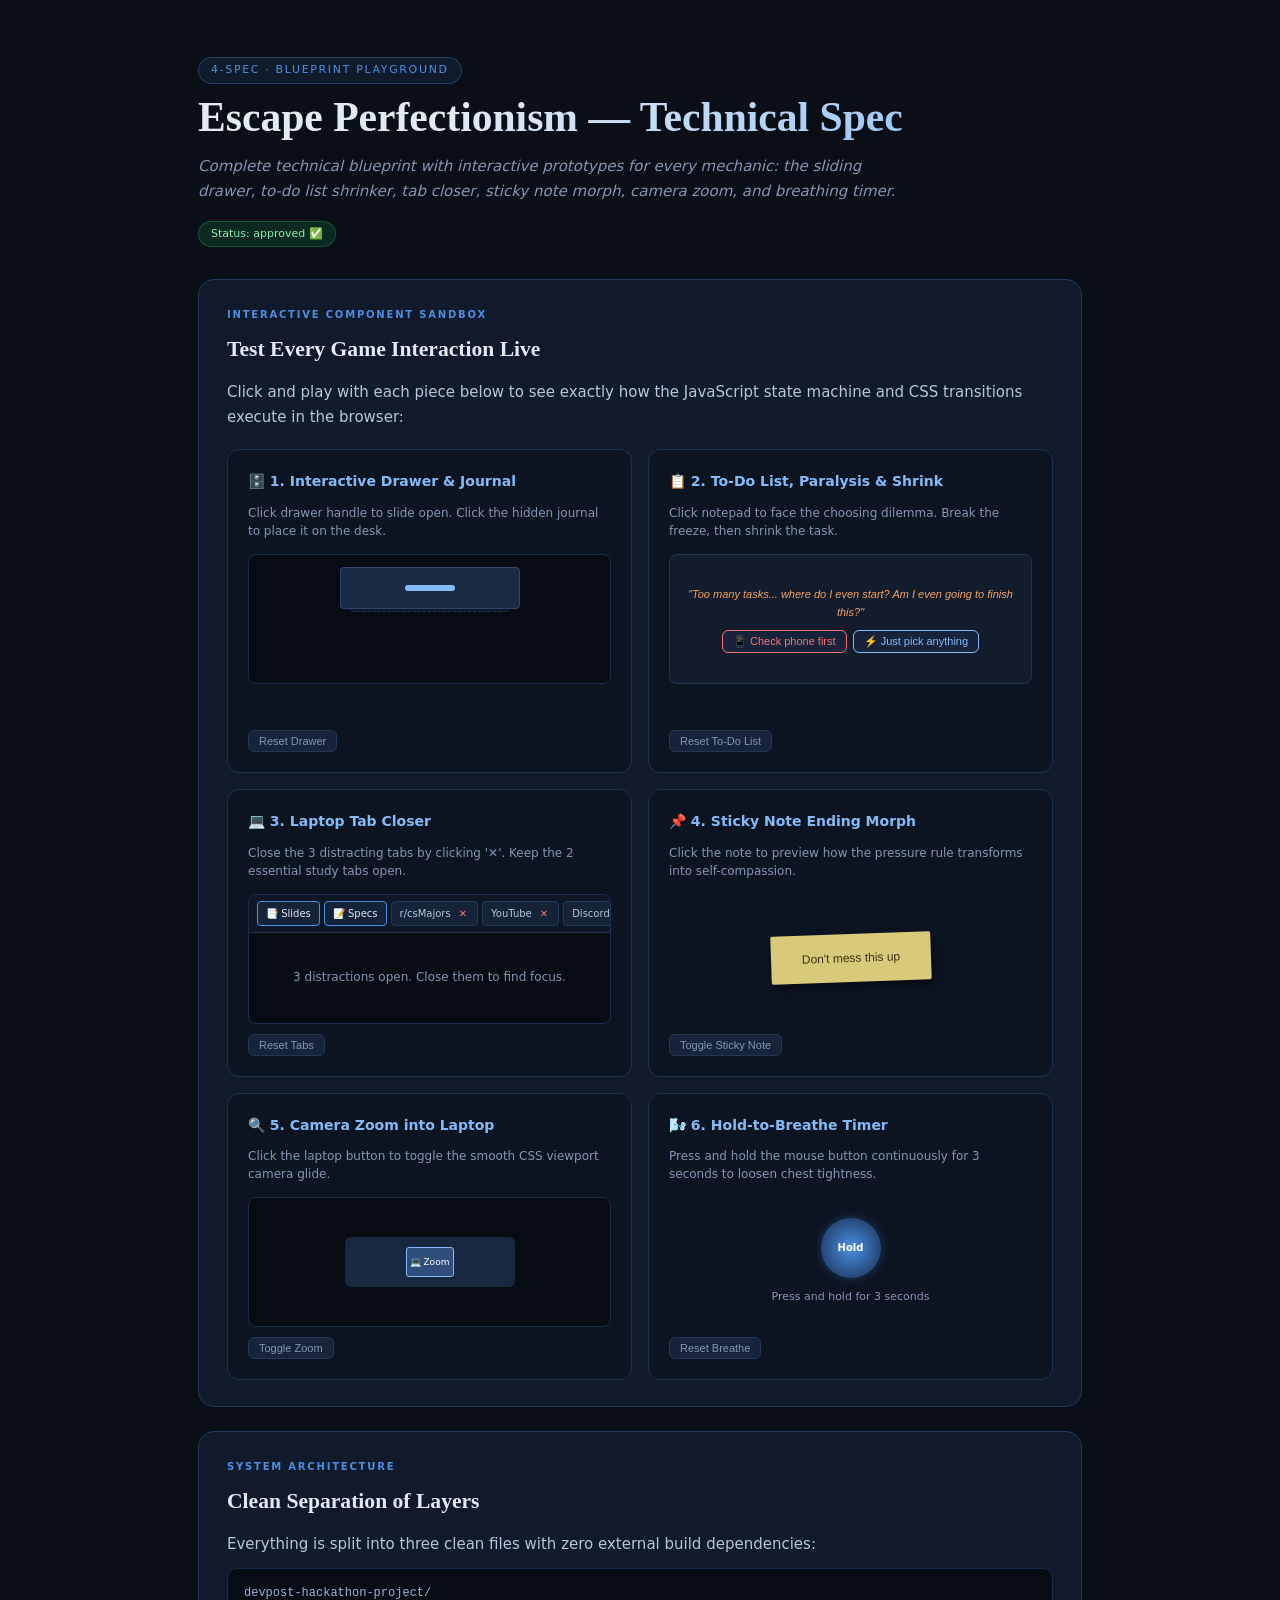
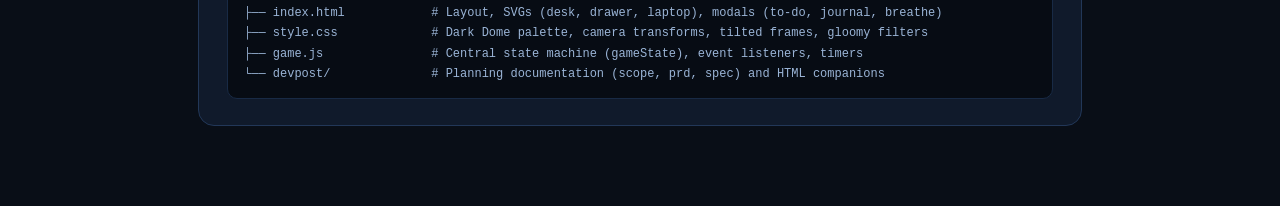
<file: devpost/spec.html>
<!DOCTYPE html>
<html lang="en">
<head>
<meta charset="UTF-8">
<meta name="viewport" content="width=device-width, initial-scale=1.0">
<title>Escape Perfectionism — Technical Spec & Component Playground</title>
<style>
  :root {
    --bg: #090e17; --s: #101a2b; --s2: #16233b; --b: #223758;
    --a: #4b8fe2; --a2: #84bbf7; --warm: #f4a261; --t: #e2eaf5; --m: #8397b3;
    --ok: #86efac; --no: #f87171;
  }
  * { box-sizing: border-box; margin: 0; padding: 0; }
  body { background: var(--bg); color: var(--t); font-family: system-ui, -apple-system, sans-serif; font-size: 15px; line-height: 1.7; }
  .wrap { max-width: 940px; margin: 0 auto; padding: 56px 28px; }
  .tag { display: inline-block; font-size: 11px; letter-spacing: .15em; text-transform: uppercase; color: var(--a); border: 1px solid rgba(75,143,226,.3); background: rgba(75,143,226,.1); border-radius: 99px; padding: 3px 12px; }
  h1 { font-family: Georgia, serif; font-size: 2.6rem; line-height: 1.15; margin: 10px 0 12px; background: linear-gradient(135deg, #e2eaf5 30%, var(--a2)); -webkit-background-clip: text; background-clip: text; -webkit-text-fill-color: transparent; }
  .sub { color: var(--m); font-style: italic; max-width: 700px; }
  .badge { display: inline-block; margin: 16px 0 32px; font-size: 11px; color: #fbbf24; border: 1px solid rgba(251,191,36,.3); background: rgba(251,191,36,.08); border-radius: 99px; padding: 3px 12px; }
  .card { background: var(--s); border: 1px solid var(--b); border-radius: 16px; padding: 26px 28px; margin-bottom: 24px; }
  .label { font-size: 10px; font-weight: 600; letter-spacing: .18em; text-transform: uppercase; color: var(--a); margin-bottom: 8px; }
  h2 { font-family: Georgia, serif; font-size: 1.35rem; margin-bottom: 12px; color: var(--t); }
  p, li { color: #b6c6dc; }
  
  /* Sandbox Grid */
  .sandbox-grid { display: grid; grid-template-columns: repeat(auto-fit, minmax(280px, 1fr)); gap: 16px; margin-top: 18px; }
  .sandbox-card { background: #0c1422; border: 1px solid #1e3252; border-radius: 12px; padding: 20px; display: flex; flex-direction: column; justify-content: space-between; }
  .sandbox-card h3 { font-size: 14px; font-weight: 600; color: var(--a2); margin-bottom: 10px; display: flex; align-items: center; gap: 8px; }
  .sandbox-desc { font-size: 12px; color: var(--m); margin-bottom: 14px; line-height: 1.5; }

  /* 1. Drawer Demo */
  .drawer-box { height: 130px; background: #070b13; border: 1px solid #1a2c47; border-radius: 8px; position: relative; overflow: hidden; display: flex; flex-direction: column; align-items: center; justify-content: flex-start; padding-top: 12px; }
  .drawer-front { width: 180px; height: 42px; background: #1a2a44; border: 1px solid #2d466f; border-radius: 4px; display: flex; align-items: center; justify-content: center; cursor: pointer; transition: transform 0.4s cubic-bezier(0.16, 1, 0.3, 1); z-index: 2; position: relative; }
  .drawer-front:hover { background: #223758; }
  .drawer-handle { width: 50px; height: 6px; background: #84bbf7; border-radius: 99px; }
  .drawer-inside { width: 160px; height: 45px; background: #0d1726; border: 1px dashed #203554; border-radius: 4px; position: absolute; top: 12px; z-index: 1; display: flex; align-items: center; justify-content: center; }
  .drawer-open .drawer-front { transform: translateY(48px); }
  .mini-journal { font-size: 11px; background: #3b2818; color: #f4d06f; border: 1px solid #8c6239; padding: 3px 8px; border-radius: 3px; cursor: pointer; user-select: none; }
  .mini-journal:hover { filter: brightness(1.2); }
  .desk-journal { font-size: 11px; background: #3b2818; color: #f4d06f; border: 1px solid #8c6239; padding: 4px 10px; border-radius: 3px; display: inline-block; margin-top: 10px; animation: popIn 0.3s ease; }
  @keyframes popIn { from { transform: scale(0.8); opacity: 0; } to { transform: scale(1); opacity: 1; } }

  /* 2. To-Do List & Shrink Task Demo */
  .notepad-box { background: #131c2c; border: 1px solid #203554; border-radius: 8px; padding: 12px; font-family: 'Segoe Print', cursive, sans-serif; font-size: 12px; min-height: 130px; display: flex; flex-direction: column; justify-content: center; }
  .task-item { padding: 4px 6px; border-radius: 4px; cursor: pointer; transition: background 0.2s; color: #e2eaf5; }
  .task-item:hover { background: rgba(75,143,226,0.15); color: #84bbf7; }
  .task-dialogue { font-family: Georgia, serif; font-style: italic; color: #f4a261; font-size: 12px; margin-top: 8px; border-top: 1px solid #1f3352; padding-top: 6px; line-height: 1.4; }

  /* 3. Laptop Tabs Demo */
  .tabs-browser { background: #070b13; border: 1px solid #1c2e4a; border-radius: 8px; overflow: hidden; min-height: 130px; display: flex; flex-direction: column; }
  .browser-header { background: #0e1726; border-bottom: 1px solid #1c2e4a; padding: 6px 8px; display: flex; gap: 4px; overflow-x: auto; }
  .browser-tab { font-size: 10px; background: #152338; border: 1px solid #23395c; padding: 3px 8px; border-radius: 4px; display: flex; align-items: center; gap: 6px; color: #b6c6dc; white-space: nowrap; }
  .browser-tab.essential { border-color: #4b8fe2; color: #e2eaf5; }
  .tab-close { cursor: pointer; font-size: 10px; color: #f87171; font-weight: bold; border-radius: 50%; padding: 0 2px; }
  .tab-close:hover { background: rgba(248,113,113,0.2); }
  .browser-content { flex: 1; padding: 14px; text-align: center; display: flex; flex-direction: column; align-items: center; justify-content: center; font-size: 12px; color: #8397b3; }

  /* 4. Sticky Note Morph */
  .sticky-box { min-height: 130px; display: flex; align-items: center; justify-content: center; }
  .sticky-preview { width: 160px; padding: 14px; background: #d9c97a; color: #3a3210; font-family: 'Segoe Print', cursive, sans-serif; font-size: 12px; border-radius: 2px; box-shadow: 2px 4px 10px rgba(0,0,0,0.5); transform: rotate(-2deg); transition: all 0.4s ease; text-align: center; cursor: pointer; }
  .sticky-preview.morphed { background: #c8d9a0; color: #223512; transform: rotate(1deg); }

  /* 5. Camera Zoom */
  .mini-room-wrap { width: 100%; height: 130px; background: #070b12; border: 1px solid #1a2c47; border-radius: 8px; overflow: hidden; position: relative; display: flex; align-items: center; justify-content: center; }
  .mini-room { width: 100%; height: 100%; display: flex; align-items: center; justify-content: center; transition: transform 0.6s cubic-bezier(0.16, 1, 0.3, 1); }
  .mini-desk { width: 170px; height: 50px; background: #182840; border-radius: 6px; display: flex; align-items: center; justify-content: center; }
  .mini-laptop-btn { width: 48px; height: 30px; background: #2f4e7c; border: 1px solid #84bbf7; border-radius: 3px; display: flex; align-items: center; justify-content: center; font-size: 9px; color: #fff; cursor: pointer; }
  .zoomed .mini-room { transform: scale(3.0) translate(0px, 0px); }

  /* 6. Hold to Breathe */
  .breathe-box { min-height: 130px; display: flex; flex-direction: column; align-items: center; justify-content: center; }
  .breathe-circle { width: 60px; height: 60px; border-radius: 50%; background: radial-gradient(circle, #4b8fe2 0%, #162a4a 100%); display: flex; align-items: center; justify-content: center; font-size: 10px; font-weight: 600; color: #fff; user-select: none; cursor: pointer; transition: transform 3s ease-out, box-shadow 0.3s; box-shadow: 0 0 10px rgba(75,143,226,0.3); }
  .breathe-circle.holding { transform: scale(1.6); box-shadow: 0 0 25px rgba(132,187,247,0.8); }

  /* Button controls */
  .btn-reset { background: #16233b; border: 1px solid #223758; color: #8397b3; padding: 4px 10px; font-size: 11px; border-radius: 6px; cursor: pointer; align-self: flex-start; margin-top: 10px; }
  .btn-reset:hover { color: #e2eaf5; }

  pre { background: #070c14; border: 1px solid #182a45; border-radius: 10px; padding: 14px 16px; font-family: "Courier New", monospace; font-size: 12px; color: #9ab4d6; overflow-x: auto; margin-top: 10px; }
</style>
</head>
<body>
<div class="wrap">
  <span class="tag">4-spec · Blueprint Playground</span>
  <h1>Escape Perfectionism — Technical Spec</h1>
  <p class="sub">Complete technical blueprint with interactive prototypes for every mechanic: the sliding drawer, to-do list shrinker, tab closer, sticky note morph, camera zoom, and breathing timer.</p>
  <div class="badge" style="background:rgba(34,197,94,0.15);color:#86efac;border-color:rgba(34,197,94,0.3)">Status: approved ✅</div>

  <!-- Interactive Component Sandbox -->
  <div class="card">
    <div class="label">Interactive Component Sandbox</div>
    <h2>Test Every Game Interaction Live</h2>
    <p>Click and play with each piece below to see exactly how the JavaScript state machine and CSS transitions execute in the browser:</p>

    <div class="sandbox-grid">
      
      <!-- 1. Drawer & Journal -->
      <div class="sandbox-card">
        <div>
          <h3>🗄️ 1. Interactive Drawer & Journal</h3>
          <div class="sandbox-desc">Click drawer handle to slide open. Click the hidden journal to place it on the desk.</div>
          
          <div class="drawer-box" id="drawerBox">
            <div class="drawer-inside">
              <span class="mini-journal" id="miniJournal" onclick="takeJournal()">📓 Journal</span>
            </div>
            <div class="drawer-front" id="drawerFront" onclick="toggleDrawer()">
              <div class="drawer-handle"></div>
            </div>
          </div>
          <div id="deskJournalArea" style="text-align:center;min-height:36px"></div>
        </div>
        <button class="btn-reset" onclick="resetDrawer()">Reset Drawer</button>
      </div>

      <!-- 2. To-Do List & Shrink Task -->
      <div class="sandbox-card">
        <div>
          <h3>📋 2. To-Do List, Paralysis & Shrink</h3>
          <div class="sandbox-desc">Click notepad to face the choosing dilemma. Break the freeze, then shrink the task.</div>
          
          <div class="notepad-box" id="notepadBox">
            <!-- Initial Paralysis Choices -->
            <div id="paralysisChoiceBox" style="text-align:center;padding:6px 0">
              <div style="color:#f4a261;font-size:11px;margin-bottom:8px;font-style:italic">"Too many tasks... where do I even start? Am I even going to finish this?"</div>
              <div style="display:flex;gap:6px;justify-content:center;flex-wrap:wrap">
                <button class="btn-reset" style="margin:0;border-color:#f87171;color:#f87171" onclick="choosePhone()">📱 Check phone first</button>
                <button class="btn-reset" style="margin:0;border-color:#84bbf7;color:#84bbf7" onclick="chooseAnything()">⚡ Just pick anything</button>
              </div>
            </div>

            <!-- Task List (unlocked by picking anything) -->
            <div id="taskList" style="display:none">
              <div class="task-item" id="task1" onclick="shrinkTask()">• Finish 2 chapters (Click to select)</div>
              <div class="task-item" onclick="otherTask('2 projects')">• Work on 2 projects</div>
              <div class="task-item" onclick="otherTask('study material')">• Prep study material</div>
              <div class="task-item" onclick="otherTask('C++ course')">• Finish half of C++ course</div>
              <div class="task-item" onclick="otherTask('the gym')">• Start going to gym</div>
              <div class="task-item" onclick="otherTask('sleeping schedule')">• Fix sleeping schedule</div>
            </div>

            <div id="shrinkDialogue" class="task-dialogue" style="display:none"></div>
          </div>
        </div>
        <button class="btn-reset" onclick="resetTask()">Reset To-Do List</button>
      </div>

      <!-- 3. Laptop Tabs -->
      <div class="sandbox-card">
        <div>
          <h3>💻 3. Laptop Tab Closer</h3>
          <div class="sandbox-desc">Close the 3 distracting tabs by clicking '✕'. Keep the 2 essential study tabs open.</div>
          
          <div class="tabs-browser">
            <div class="browser-header" id="tabsHeader">
              <div class="browser-tab essential">📑 Slides</div>
              <div class="browser-tab essential">📝 Specs</div>
              <div class="browser-tab" id="tab-reddit">r/csMajors <span class="tab-close" onclick="closeTab('tab-reddit')">✕</span></div>
              <div class="browser-tab" id="tab-yt">YouTube <span class="tab-close" onclick="closeTab('tab-yt')">✕</span></div>
              <div class="browser-tab" id="tab-dc">Discord <span class="tab-close" onclick="closeTab('tab-dc')">✕</span></div>
            </div>
            <div class="browser-content" id="tabStatus">
              3 distractions open. Close them to find focus.
            </div>
          </div>
        </div>
        <button class="btn-reset" onclick="resetTabs()">Reset Tabs</button>
      </div>

      <!-- 4. Sticky Note Morph -->
      <div class="sandbox-card">
        <div>
          <h3>📌 4. Sticky Note Ending Morph</h3>
          <div class="sandbox-desc">Click the note to preview how the pressure rule transforms into self-compassion.</div>
          
          <div class="sticky-box">
            <div class="sticky-preview" id="stickyNote" onclick="toggleSticky()">
              Don't mess this up
            </div>
          </div>
        </div>
        <button class="btn-reset" onclick="toggleSticky()">Toggle Sticky Note</button>
      </div>

      <!-- 5. Camera Zoom -->
      <div class="sandbox-card">
        <div>
          <h3>🔍 5. Camera Zoom into Laptop</h3>
          <div class="sandbox-desc">Click the laptop button to toggle the smooth CSS viewport camera glide.</div>
          
          <div class="mini-room-wrap" id="roomWrap">
            <div class="mini-room">
              <div class="mini-desk">
                <div class="mini-laptop-btn" onclick="toggleZoom()">💻 Zoom</div>
              </div>
            </div>
          </div>
        </div>
        <button class="btn-reset" onclick="toggleZoom()">Toggle Zoom</button>
      </div>

      <!-- 6. Hold to Breathe -->
      <div class="sandbox-card">
        <div>
          <h3>🌬️ 6. Hold-to-Breathe Timer</h3>
          <div class="sandbox-desc">Press and hold the mouse button continuously for 3 seconds to loosen chest tightness.</div>
          
          <div class="breathe-box">
            <div class="breathe-circle" id="breatheCircle">Hold</div>
            <div id="breatheStatus" style="font-size:11px;color:var(--m);margin-top:10px">Press and hold for 3 seconds</div>
          </div>
        </div>
        <button class="btn-reset" onclick="resetBreathe()">Reset Breathe</button>
      </div>

    </div>
  </div>

  <!-- Technical Architecture Map -->
  <div class="card">
    <div class="label">System Architecture</div>
    <h2>Clean Separation of Layers</h2>
    <p>Everything is split into three clean files with zero external build dependencies:</p>
    
    <pre>devpost-hackathon-project/
├── index.html            # Layout, SVGs (desk, drawer, laptop), modals (to-do, journal, breathe)
├── style.css             # Dark Dome palette, camera transforms, tilted frames, gloomy filters
├── game.js               # Central state machine (gameState), event listeners, timers
└── devpost/              # Planning documentation (scope, prd, spec) and HTML companions</pre>
  </div>
</div>

<script>
// 1. Drawer Logic
function toggleDrawer() {
  document.getElementById('drawerBox').classList.toggle('drawer-open');
}
function takeJournal() {
  document.getElementById('miniJournal').style.display = 'none';
  document.getElementById('deskJournalArea').innerHTML = '<span class="desk-journal">📓 Journal placed on desk!</span>';
}
function resetDrawer() {
  document.getElementById('drawerBox').classList.remove('drawer-open');
  document.getElementById('miniJournal').style.display = 'inline-block';
  document.getElementById('deskJournalArea').innerHTML = '';
}

// 2. Shrink Task & Paralysis Logic
let shrinkStage = 0;

function choosePhone() {
  const dialogue = document.getElementById('shrinkDialogue');
  dialogue.style.display = 'block';
  dialogue.style.color = '#f87171';
  dialogue.textContent = '"The phone won\'t help... it isn\'t getting anywhere, but it will affect my anxiety if I\'m late to these tasks."';
}

function chooseAnything() {
  document.getElementById('paralysisChoiceBox').style.display = 'none';
  document.getElementById('taskList').style.display = 'block';
  const dialogue = document.getElementById('shrinkDialogue');
  dialogue.style.display = 'block';
  dialogue.style.color = '#84bbf7';
  dialogue.textContent = '"Okay. Action is what matters. Let\'s just pick the chapters task."';
}

function shrinkTask() {
  const task = document.getElementById('task1');
  const dialogue = document.getElementById('shrinkDialogue');
  dialogue.style.display = 'block';

  if (shrinkStage === 0) {
    // Click 1: Thought plays questioning the huge task. Text stays 2 chapters!
    dialogue.style.color = '#f4a261';
    dialogue.textContent = '"2 chapters is one big task, isn\'t it? Shall we shrink the task and be more realistic? We aren\'t superheroes the last time I checked."';
    task.textContent = '• Finish 2 chapters (Click again to shrink)';
    task.style.color = '#f4a261';
    shrinkStage = 1;
  } else if (shrinkStage === 1) {
    // Click 2: Now the task actually shrinks, and the calming speech plays with deep blue highlight!
    task.textContent = '• Finish studying first 3 pages of chapter 1';
    task.style.color = '#84bbf7';
    dialogue.style.color = '#86efac';
    dialogue.innerHTML = '"A bit better. But remember, the real first task is just to open the book to page 1.<br><span style=\\"display:inline-block;margin-top:6px;background:#1e3a8a;color:#ffffff;border:1px solid #3b82f6;padding:3px 8px;border-radius:4px;font-style:normal;font-weight:600;letter-spacing:0.3px\\">Next goal: clear unnecessary tabs on the laptop.</span>"';
    shrinkStage = 2;
  } else if (shrinkStage === 2) {
    dialogue.style.color = '#86efac';
    dialogue.innerHTML = '"Action is the real victory. Just opening the book to page 1 is enough.<br><span style=\\"display:inline-block;margin-top:6px;background:#1e3a8a;color:#ffffff;border:1px solid #3b82f6;padding:3px 8px;border-radius:4px;font-style:normal;font-weight:600;letter-spacing:0.3px\\">Next goal: clear unnecessary tabs on the laptop.</span>"';
  }
}

function otherTask(name) {
  const dialogue = document.getElementById('shrinkDialogue');
  dialogue.style.display = 'block';
  dialogue.style.color = '#f4a261';
  dialogue.textContent = '"Maybe ' + name + '? No... don\'t jump between tasks. Let\'s stick to this one."';
}

function resetTask() {
  shrinkStage = 0;
  document.getElementById('paralysisChoiceBox').style.display = 'block';
  document.getElementById('taskList').style.display = 'none';
  const task = document.getElementById('task1');
  task.textContent = '• Finish 2 chapters (Click to select)';
  task.style.color = '#e2eaf5';
  document.getElementById('shrinkDialogue').style.display = 'none';
}

// 3. Laptop Tabs Logic
let closedTabsCount = 0;
function closeTab(id) {
  const tab = document.getElementById(id);
  if (tab) {
    tab.style.display = 'none';
    closedTabsCount++;
    if (closedTabsCount >= 3) {
      document.getElementById('tabStatus').innerHTML = '<b style="color:#86efac">✨ Only course slides and specs remain! Mind still feels cluttered though...</b>';
    } else {
      document.getElementById('tabStatus').textContent = (3 - closedTabsCount) + ' distractions remaining.';
    }
  }
}
function resetTabs() {
  closedTabsCount = 0;
  ['tab-reddit', 'tab-yt', 'tab-dc'].forEach(id => {
    const el = document.getElementById(id);
    if (el) el.style.display = 'flex';
  });
  document.getElementById('tabStatus').textContent = '3 distractions open. Close them to find focus.';
}

// 4. Sticky Note Morph
let isMorphed = false;
function toggleSticky() {
  const note = document.getElementById('stickyNote');
  isMorphed = !isMorphed;
  note.classList.toggle('morphed', isMorphed);
  note.textContent = isMorphed ? "Don't be so hard on yourself" : "Don't mess this up";
}

// 5. Camera Zoom
function toggleZoom() {
  document.getElementById('roomWrap').classList.toggle('zoomed');
}

// 6. Hold to Breathe
const circle = document.getElementById('breatheCircle');
const statusText = document.getElementById('breatheStatus');
let breatheTimer = null;

circle.addEventListener('mousedown', () => {
  circle.classList.add('holding');
  statusText.textContent = "Breathing in... Keep holding...";
  breatheTimer = setTimeout(() => {
    statusText.textContent = "✨ Breath complete. Chest loosened.";
    circle.style.background = "#86efac";
  }, 3000);
});

window.addEventListener('mouseup', () => {
  if (breatheTimer) {
    clearTimeout(breatheTimer);
    breatheTimer = null;
    circle.classList.remove('holding');
    circle.style.background = "radial-gradient(circle, #4b8fe2 0%, #162a4a 100%)";
    if (!statusText.textContent.includes('complete')) {
      statusText.textContent = "Released early. Take a full 3 seconds.";
    }
  }
});
function resetBreathe() {
  circle.classList.remove('holding');
  circle.style.background = "radial-gradient(circle, #4b8fe2 0%, #162a4a 100%)";
  statusText.textContent = "Press and hold for 3 seconds";
}
</script>
</body>
</html>
</file>
<file: style.css>
/* ==========================================================================
   Escape Perfectionism - Dark Dome Technical Specification Styling
   Fonts: Playfair Display & Cinzel (bold serif titles), Reenie Beanie (journal),
          Caveat (handwriting), Cormorant Garamond (thoughts), Special Elite (typewriter)
   ========================================================================== */

@import url('https://fonts.googleapis.com/css2?family=Playfair+Display:ital,wght@0,700;0,800;0,900;1,700;1,800;1,900&family=Cinzel:wght@700;800;900&family=Reenie+Beanie&family=Cormorant+Garamond:ital,wght@0,600;0,700;1,500;1,600&family=Caveat:wght@600;700&family=Special+Elite&display=swap');

:root {
  --bg-deep: #090e17;
  --surface-slate: #101a2b;
  --surface-card: #16233b;
  --border-steel: #223758;
  --accent-blue: #4b8fe2;
  --accent-light: #84bbf7;
  --accent-deep: #1e3a8a;
  --text-main: #e2eaf5;
  --text-muted: #8397b3;
  --thought-orange: #f4a261;
  --thought-green: #86efac;
  --thought-red: #f87171;
  --sticky-yellow: #fae053;
  --sticky-ink: #1a160d;
  --font-body: 'Segoe UI', -apple-system, BlinkMacSystemFont, sans-serif;
  --font-title: 'Playfair Display', 'Cinzel', Georgia, serif;
  --font-serif-bold: 'Playfair Display', 'Cinzel', Georgia, serif;
  --font-journal: 'Reenie Beanie', cursive;
  --font-thought: 'Cormorant Garamond', Georgia, serif;
  --font-handwriting: 'Caveat', 'Segoe Print', cursive, sans-serif;
  --font-typewriter: 'Special Elite', monospace;
  
  --room-sat: 100%;
  --room-bright: 100%;
}

* {
  box-sizing: border-box;
  margin: 0;
  padding: 0;
}

body {
  background-color: var(--bg-deep);
  color: var(--text-main);
  font-family: var(--font-body);
  min-height: 100vh;
  display: flex;
  flex-direction: column;
  align-items: center;
  justify-content: center;
  padding: 16px;
  overflow-x: hidden;
  user-select: none;
}

/* Header & Meta */
.game-header {
  width: 100%;
  max-width: 1024px;
  display: flex;
  justify-content: space-between;
  align-items: center;
  margin-bottom: 10px;
  padding: 0 4px;
}

.game-title {
  font-family: var(--font-title);
  font-size: 18px;
  letter-spacing: 2px;
  text-transform: uppercase;
  color: var(--accent-light);
  text-shadow: 0 0 15px rgba(132, 187, 247, 0.4);
}

.game-status-hint {
  font-size: 12px;
  color: var(--text-muted);
  font-style: italic;
}

/* Main Viewport Container (16:9 Dark Dome Room) */
#game-viewport {
  width: 100%;
  max-width: 1024px;
  aspect-ratio: 16 / 9;
  position: relative;
  overflow: hidden;
  border: 3px solid #1a1612;
  border-radius: 12px;
  box-shadow: 0 25px 70px rgba(0, 0, 0, 0.95);
  background: #000;
  filter: saturate(var(--room-sat)) brightness(var(--room-bright));
  transition: filter 0.8s ease;
}

/* Camera Rig for Smooth CSS Transform Zooms (spec.md Step 2 & 5) */
.camera-rig {
  width: 100%;
  height: 100%;
  position: absolute;
  inset: 0;
  transform-origin: 50% 40%;
  transition: transform 0.65s cubic-bezier(0.25, 1, 0.5, 1);
}

.camera-rig.zoomed-laptop {
  transform: scale(2.05) translate(0%, -5%);
}

/* Clean Hand-Drawn Dark Dome Background Artwork (Creamy White Desk) */
.room-background {
  width: 100%;
  height: 100%;
  position: absolute;
  inset: 0;
  background-image: url('desk_bg.jpg');
  background-size: cover;
  background-position: center;
  background-repeat: no-repeat;
}

/* Interactive Hotspots */
.hotspot {
  position: absolute;
  cursor: pointer;
  z-index: 5;
  transition: filter 0.2s ease, transform 0.2s ease;
}

/* Retro Typewriter Hover Tooltip Tags (spec.md lines 42 & 89) */
.desk-hover-tag {
  font-family: var(--font-typewriter);
  font-size: 11px;
  letter-spacing: 0.5px;
  color: #84bbf7;
  background: rgba(8, 14, 26, 0.96);
  border: 1px solid #3b82f6;
  border-radius: 3px;
  padding: 2px 7px;
  opacity: 0;
  transform: translateY(6px);
  transition: opacity 0.2s ease, transform 0.2s ease;
  white-space: nowrap;
  pointer-events: none;
  position: absolute;
  bottom: -22px;
  left: 50%;
  transform: translateX(-50%) translateY(4px);
  z-index: 10;
  box-shadow: 0 4px 12px rgba(0, 0, 0, 0.8);
}

.hotspot:hover .desk-hover-tag {
  opacity: 1;
  transform: translateX(-50%) translateY(0);
}

/* Sticky Note Morphed to Self-Compassion in Victory State (spec.md Step 9) */
.sticky-paper-content.morphed {
  background: #bbf7d0 !important;
  border-color: #166534 !important;
}
.sticky-paper-content.morphed .sticky-handwriting {
  color: #14532d !important;
  font-size: 12px;
}
.sticky-paper-content.morphed .sticky-sub-whisper {
  color: #166534 !important;
}

.laptop-screen-frame {
  width: 100%;
  height: 100%;
  display: flex;
  flex-direction: column;
  background: #08111e;
  overflow: hidden;
  font-family: var(--font-body);
}

/* Stylized Dark Dome Game Tab Bar */
.game-tabs-bar {
  display: flex;
  background: #040913;
  padding: 2px 2px 0 2px;
  gap: 2px;
  border-bottom: 2px solid #142237;
  overflow-x: auto;
  flex-shrink: 0;
  scrollbar-width: none;
}
.game-tabs-bar::-webkit-scrollbar { display: none; }

.game-tab {
  font-size: 8px;
  padding: 2px 5px;
  background: #0b1524;
  color: #8fa5c2;
  border: 1px solid #1b2c45;
  border-bottom: none;
  border-radius: 3px 3px 0 0;
  cursor: pointer;
  white-space: nowrap;
  display: flex;
  align-items: center;
  gap: 3px;
  font-family: var(--font-body);
  transition: background 0.15s, color 0.15s;
}

.game-tab:hover {
  background: #14233c;
  color: #d8e5f5;
}

.game-tab.active {
  background: #162947;
  color: #ffffff;
  border-color: #3b82f6;
  font-weight: 600;
  box-shadow: 0 -2px 6px rgba(59, 130, 246, 0.3);
}

.game-tab.essential {
  border-top: 2px solid #4b8fe2;
}

.tab-icon { font-size: 8px; }

.tab-close-x {
  color: #f87171;
  font-weight: bold;
  padding: 0 2px;
  border-radius: 2px;
  font-size: 8px;
}

.tab-close-x:hover {
  background: rgba(248, 113, 113, 0.4);
  color: #ffffff;
}

/* Stylized Content Body */
.game-window-content {
  flex: 1;
  padding: 6px 8px;
  overflow-y: auto;
  font-size: 8px;
  line-height: 1.35;
  color: #c5d6ea;
  background: radial-gradient(circle at 50% 35%, #0e1d35 0%, #060c18 100%);
  scrollbar-width: thin;
}

.ink-doc-header { font-size: 9px; font-weight: bold; color: #84bbf7; margin-bottom: 2px; font-family: var(--font-title); letter-spacing: 0.5px; }
.ink-doc-sub { font-size: 7.5px; color: #f4a261; margin-bottom: 4px; font-style: italic; }
.ink-doc-body { font-size: 7.5px; color: #b6cadf; }
.ink-golden { color: #facc15; }
.ink-cyan { color: #7dd3fc; }

.distraction-header { font-size: 8px; font-weight: bold; margin-bottom: 2px; }
.distraction-header.red { color: #ff6b6b; }
.distraction-header.yellow { color: #facc15; }
.distraction-header.purple { color: #a78bfa; }
.distraction-title { font-size: 8.5px; font-weight: bold; color: #ffffff; margin-bottom: 2px; }
.distraction-body { font-size: 7.5px; color: #9ab4d6; font-style: italic; }

.distraction-bar { width: 100%; height: 3px; background: #1c2c47; border-radius: 2px; margin: 3px 0; overflow: hidden; }
.distraction-bar-fill { width: 45%; height: 100%; background: #f87171; }

.chat-line { font-size: 7.5px; margin-bottom: 2px; color: #cbd5e1; }

/* Status Footer */
.game-screen-footer {
  background: #030710;
  padding: 2px 6px;
  border-top: 1px solid #142238;
  display: flex;
  justify-content: space-between;
  align-items: center;
  font-size: 7.5px;
  color: #8397b3;
  flex-shrink: 0;
}

.game-footer-action {
  color: #7dd3fc;
  font-size: 7px;
}

/* Zoom Back Button */
.btn-zoom-back {
  position: absolute;
  top: 14px;
  left: 14px;
  z-index: 15;
  background: rgba(8, 14, 26, 0.94);
  border: 1px solid var(--accent-blue);
  color: var(--accent-light);
  font-family: var(--font-body);
  font-size: 12px;
  font-weight: 600;
  padding: 6px 12px;
  border-radius: 6px;
  cursor: pointer;
  box-shadow: 0 4px 12px rgba(0,0,0,0.8);
  display: none;
  transition: all 0.2s;
}

.btn-zoom-back:hover {
  background: #14233c;
  color: #fff;
  transform: scale(1.04);
}

/* Floating Inner Voice / Dialogue Box (Anchored at bottom, never cut off) */
.dialogue-box {
  position: absolute;
  bottom: 12px;
  top: auto;
  left: 50%;
  transform: translateX(-50%);
  width: 84%;
  max-width: 680px;
  background: rgba(6, 11, 20, 0.94);
  border: 1.5px solid rgba(75, 143, 226, 0.35);
  border-radius: 10px;
  padding: 10px 22px;
  box-shadow: 0 8px 30px rgba(0, 0, 0, 0.9);
  z-index: 25;
  text-align: center;
  backdrop-filter: blur(8px);
  pointer-events: none;
}

.dialogue-text {
  font-family: var(--font-thought);
  font-size: 16px;
  line-height: 1.45;
  color: var(--thought-orange);
  font-style: italic;
  min-height: 22px;
}

.dialogue-subtext {
  font-size: 11px;
  color: var(--text-muted);
  margin-top: 4px;
  font-family: var(--font-body);
  font-style: normal;
}

/* Deep Blue Highlight for Next Goal (spec.md line 138) */
.next-goal-highlight {
  display: inline-block;
  margin-top: 5px;
  background: var(--accent-deep);
  color: #ffffff;
  border: 1px solid #3b82f6;
  padding: 2px 8px;
  border-radius: 4px;
  font-family: var(--font-body);
  font-style: normal;
  font-weight: 600;
  font-size: 12px;
  letter-spacing: 0.3px;
  box-shadow: 0 2px 8px rgba(30, 58, 138, 0.6);
}

/* Interactive Notepad Overlay (Grows in place on right side, NO BACKGROUND FADE) */
.notepad-modal-overlay {
  position: absolute;
  inset: 0;
  pointer-events: none;
  background: transparent;
  z-index: 20;
}

.notepad-modal-overlay.active {
  pointer-events: auto;
}

.notepad-modal {
  position: absolute;
  left: 52%;
  top: 6%;
  width: 44%;
  min-height: 86%;
  background: #111d31;
  border: 2px solid #2e4a77;
  border-radius: 10px;
  padding: 20px 22px;
  box-shadow: 0 20px 60px rgba(0, 0, 0, 0.95), 0 0 25px rgba(75, 143, 226, 0.25);
  font-family: var(--font-handwriting);
  display: flex;
  flex-direction: column;
  transform-origin: 76% 65%;
  transform: scale(0.18) rotate(2deg);
  opacity: 0;
  pointer-events: none;
  transition: transform 0.4s cubic-bezier(0.16, 1, 0.3, 1), opacity 0.3s ease;
}

.notepad-modal-overlay.active .notepad-modal {
  transform: scale(1) rotate(0deg);
  opacity: 1;
  pointer-events: auto;
}

.notepad-header {
  display: flex;
  justify-content: space-between;
  align-items: center;
  margin-bottom: 12px;
  border-bottom: 1px solid var(--border-steel);
  padding-bottom: 8px;
}

.notepad-title {
  font-family: var(--font-handwriting);
  font-size: 18px;
  color: var(--accent-light);
  font-weight: bold;
}

.notepad-close-btn {
  background: transparent;
  border: none;
  color: var(--text-muted);
  font-size: 18px;
  cursor: pointer;
  padding: 2px 6px;
  border-radius: 4px;
  line-height: 1;
}

.notepad-close-btn:hover {
  color: var(--text-main);
  background: rgba(255, 255, 255, 0.1);
}

/* Paralysis Prompt Box */
.paralysis-box {
  background: rgba(18, 31, 50, 0.9);
  border: 1px dashed #2b456f;
  border-radius: 8px;
  padding: 14px;
  text-align: center;
  margin-bottom: 12px;
}

.paralysis-quote {
  font-family: var(--font-thought);
  font-size: 15px;
  color: var(--thought-orange);
  font-style: italic;
  margin-bottom: 12px;
  line-height: 1.4;
}

.paralysis-choices {
  display: flex;
  gap: 8px;
  justify-content: center;
  flex-wrap: wrap;
}

.choice-btn {
  padding: 6px 11px;
  border-radius: 6px;
  font-family: var(--font-body);
  font-size: 11.5px;
  font-weight: 600;
  cursor: pointer;
  transition: all 0.2s ease;
  border: 1px solid transparent;
}

.btn-phone {
  background: rgba(248, 113, 113, 0.14);
  color: var(--thought-red);
  border-color: rgba(248, 113, 113, 0.4);
}
.btn-phone:hover {
  background: rgba(248, 113, 113, 0.25);
  transform: translateY(-1px);
}

.btn-fun {
  background: rgba(244, 162, 97, 0.14);
  color: var(--thought-orange);
  border-color: rgba(244, 162, 97, 0.4);
}
.btn-fun:hover {
  background: rgba(244, 162, 97, 0.25);
  transform: translateY(-1px);
}

.btn-action {
  background: rgba(134, 239, 172, 0.14);
  color: var(--thought-green);
  border-color: rgba(134, 239, 172, 0.4);
}
.btn-action:hover {
  background: rgba(134, 239, 172, 0.25);
  transform: translateY(-1px);
}

/* Task Entries */
.task-items-list {
  display: flex;
  flex-direction: column;
  gap: 7px;
  margin-bottom: 12px;
}

.task-entry {
  font-size: 16px;
  color: #cadbee;
  padding: 7px 10px;
  border-radius: 6px;
  cursor: pointer;
  transition: background 0.15s, color 0.15s, transform 0.15s;
  background: rgba(255, 255, 255, 0.03);
  border: 1px solid transparent;
}

.task-entry:hover {
  background: rgba(75, 143, 226, 0.12);
  color: #ffffff;
  transform: translateX(3px);
  border-color: rgba(75, 143, 226, 0.3);
}

.task-entry.selected-target {
  background: rgba(244, 162, 97, 0.15);
  color: var(--thought-orange);
  border-color: var(--thought-orange);
  animation: pulseTask 1.2s infinite alternate;
}

@keyframes pulseTask {
  from { box-shadow: 0 0 4px rgba(244, 162, 97, 0.2); }
  to { box-shadow: 0 0 12px rgba(244, 162, 97, 0.5); }
}

.task-entry.shrunk {
  color: var(--thought-green);
  font-weight: bold;
  border-color: var(--thought-green);
  background: rgba(134, 239, 172, 0.12);
  animation: popShrunk 0.3s cubic-bezier(0.16, 1, 0.3, 1);
}

@keyframes popShrunk {
  0% { transform: scale(0.95); }
  50% { transform: scale(1.03); }
  100% { transform: scale(1); }
}

.modal-dialogue {
  background: rgba(8, 14, 24, 0.9);
  border: 1px solid var(--border-steel);
  border-radius: 8px;
  padding: 10px 14px;
  font-family: var(--font-thought);
  font-size: 14px;
  line-height: 1.4;
  color: var(--thought-orange);
  font-style: italic;
  display: none;
  margin-top: auto;
  margin-bottom: 10px;
}

.modal-dialogue.visible {
  display: block;
  animation: fadeIn 0.25s ease-out;
}

.ui-footer-controls {
  display: flex;
  justify-content: space-between;
  align-items: center;
  border-top: 1px solid var(--border-steel);
  padding-top: 8px;
  margin-top: auto;
}

.btn-ui-reset {
  background: transparent;
  border: 1px solid #2e4a77;
  color: var(--text-muted);
  font-size: 10px;
  padding: 3px 8px;
  border-radius: 4px;
  cursor: pointer;
}
.btn-ui-reset:hover {
  background: rgba(255, 255, 255, 0.08);
  color: var(--text-main);
}

/* ==========================================================================
   3-Page Grounding Journal Modal (spec.md Component 4 & prd.md Option B)
   ========================================================================== */

.journal-modal-overlay {
  position: absolute;
  inset: 0;
  background: rgba(4, 7, 13, 0.85);
  backdrop-filter: blur(5px);
  z-index: 30;
  display: none;
  align-items: center;
  justify-content: center;
  animation: fadeIn 0.3s ease;
}

.journal-modal-overlay.active {
  display: flex;
}

.journal-book-modal {
  width: 86%;
  max-width: 780px;
  min-height: 480px;
  background: linear-gradient(135deg, #131d2e 0%, #0c1320 100%);
  border: 2px solid #365077;
  border-radius: 12px;
  box-shadow: 0 25px 70px rgba(0, 0, 0, 0.95), 0 0 35px rgba(75, 143, 226, 0.2);
  display: flex;
  flex-direction: column;
  padding: 20px 26px;
  position: relative;
}

.journal-header {
  display: flex;
  justify-content: space-between;
  align-items: center;
  border-bottom: 1px solid #1f3350;
  padding-bottom: 12px;
  margin-bottom: 16px;
}

.journal-tabs-nav {
  display: flex;
  gap: 8px;
}

.journal-nav-tab {
  background: #0e1726;
  border: 1px solid #223758;
  color: var(--text-muted);
  font-family: var(--font-body);
  font-size: 12px;
  font-weight: 600;
  padding: 6px 14px;
  border-radius: 6px;
  cursor: pointer;
  transition: all 0.2s;
}

.journal-nav-tab:hover {
  background: #172740;
  color: var(--text-main);
}

.journal-nav-tab.active {
  background: #1e355b;
  border-color: #4b8fe2;
  color: #fff;
  box-shadow: 0 0 10px rgba(75, 143, 226, 0.3);
}

.journal-close-btn {
  background: transparent;
  border: none;
  color: var(--text-muted);
  font-size: 20px;
  cursor: pointer;
}
.journal-close-btn:hover { color: #fff; }

.journal-body-pages {
  flex: 1;
  display: flex;
  flex-direction: column;
}

.journal-page-content {
  flex: 1;
  display: flex;
  flex-direction: column;
  animation: fadeIn 0.25s ease;
}

.page-title {
  font-family: var(--font-title);
  font-size: 15px;
  letter-spacing: 1px;
  color: var(--accent-light);
  margin-bottom: 4px;
}
.page-title.center { text-align: center; }

.page-hint {
  font-size: 11px;
  color: var(--text-muted);
  font-style: italic;
  margin-bottom: 18px;
}

/* Option B: Hover Disappearance & Explanation Reveal (spec.md line 24-25 & 147-153) */
.journal-entry-row {
  min-height: 52px;
  display: flex;
  align-items: center;
  border-bottom: 1px dashed #1c2c44;
  padding: 6px 4px;
  cursor: pointer;
  position: relative;
}

.j-handwriting {
  font-family: var(--font-handwriting);
  font-size: 18px;
  color: #f1ebd8;
  transition: opacity 0.2s ease;
  line-height: 1.35;
}

.j-explanation {
  font-family: var(--font-body);
  font-size: 12.5px;
  color: #94a3b8;
  display: none;
  font-style: normal;
  line-height: 1.4;
  animation: fadeIn 0.2s ease;
}

.journal-entry-row:hover .j-handwriting {
  display: none;
}

.journal-entry-row:hover .j-explanation {
  display: block;
}

/* Page 3: Tilted Organic Frames (spec.md lines 68 & 152) */
.panic-frames-container {
  display: flex;
  flex-direction: column;
  gap: 14px;
  margin: 12px 0 20px 0;
}

.organic-panic-frame {
  background: rgba(14, 24, 40, 0.85);
  border: 2px solid #2b456d;
  border-radius: 8px;
  padding: 12px 18px;
  display: flex;
  gap: 14px;
  align-items: flex-start;
  box-shadow: 0 6px 18px rgba(0, 0, 0, 0.6);
  transition: transform 0.25s ease, border-color 0.25s ease;
}

.organic-panic-frame:hover {
  transform: rotate(0deg) scale(1.02) !important;
  border-color: #4b8fe2;
}

.organic-panic-frame.frame-1 { transform: rotate(-1.8deg); }
.organic-panic-frame.frame-2 { transform: rotate(1.5deg); }
.organic-panic-frame.frame-3 { transform: rotate(-1.2deg); }

.frame-num {
  font-family: var(--font-title);
  font-size: 20px;
  font-weight: bold;
  color: #facc15;
  line-height: 1;
}

.frame-content b {
  font-size: 14px;
  color: #84bbf7;
  display: block;
  margin-bottom: 4px;
}

.frame-content p {
  font-size: 12px;
  color: #cbd5e1;
  line-height: 1.45;
  font-family: var(--font-body);
}

.page3-action-wrap {
  display: flex;
  justify-content: center;
  margin-top: auto;
}

.btn-start-breathe {
  background: #1e3a8a;
  color: #ffffff;
  border: 1px solid #3b82f6;
  font-family: var(--font-body);
  font-size: 13px;
  font-weight: 600;
  padding: 10px 20px;
  border-radius: 8px;
  cursor: pointer;
  transition: all 0.2s;
  box-shadow: 0 4px 15px rgba(30, 58, 138, 0.6);
}

.btn-start-breathe:hover {
  background: #2563eb;
  transform: translateY(-2px);
  box-shadow: 0 6px 20px rgba(37, 99, 235, 0.7);
}

/* ==========================================================================
   Hold-to-Breathe Somatic Modal (spec.md Component 6)
   ========================================================================== */

.breathe-modal-overlay {
  position: absolute;
  inset: 0;
  background: rgba(3, 6, 12, 0.92);
  backdrop-filter: blur(8px);
  z-index: 40;
  display: none;
  align-items: center;
  justify-content: center;
  animation: fadeIn 0.4s ease;
}

.breathe-modal-overlay.active {
  display: flex;
}

.breathe-box {
  display: flex;
  flex-direction: column;
  align-items: center;
  text-align: center;
  max-width: 440px;
}

.breathe-title {
  font-family: var(--font-title);
  font-size: 18px;
  color: var(--accent-light);
  margin-bottom: 6px;
  letter-spacing: 1.5px;
}

.breathe-instruction {
  font-size: 12px;
  color: var(--text-muted);
  margin-bottom: 26px;
}

.breathe-circle-container {
  width: 140px;
  height: 140px;
  border-radius: 50%;
  position: relative;
  display: flex;
  align-items: center;
  justify-content: center;
  cursor: pointer;
  background: radial-gradient(circle, rgba(30, 58, 138, 0.4) 0%, rgba(10, 18, 32, 0.8) 100%);
  border: 2px solid #3b82f6;
  box-shadow: 0 0 25px rgba(59, 130, 246, 0.3);
  transition: transform 3s cubic-bezier(0.1, 0.9, 0.2, 1), box-shadow 3s ease, border-color 0.4s;
}

.breathe-circle-container.holding {
  transform: scale(1.65);
  box-shadow: 0 0 60px rgba(134, 239, 172, 0.8), inset 0 0 30px rgba(134, 239, 172, 0.5);
  border-color: #86efac;
}

.breathe-core-ring {
  position: absolute;
  inset: 8px;
  border-radius: 50%;
  border: 1px dashed rgba(132, 187, 247, 0.4);
  animation: rotateSlow 15s linear infinite;
}

@keyframes rotateSlow {
  from { transform: rotate(0deg); }
  to { transform: rotate(360deg); }
}

.breathe-pulse-text {
  font-family: var(--font-title);
  font-size: 16px;
  font-weight: bold;
  letter-spacing: 2px;
  color: #fff;
  text-shadow: 0 0 10px rgba(255, 255, 255, 0.6);
}

.breathe-status-hint {
  font-family: var(--font-thought);
  font-style: italic;
  font-size: 15px;
  color: var(--thought-orange);
  margin-top: 28px;
  min-height: 22px;
}

/* Ending Victory Banner Overlay (spec.md Step 9) */
.ending-banner-overlay {
  position: absolute;
  inset: 0;
  background: rgba(5, 10, 20, 0.85);
  backdrop-filter: blur(6px);
  z-index: 50;
  display: none;
  align-items: center;
  justify-content: center;
  animation: fadeIn 0.8s ease;
}

.ending-banner-overlay.active {
  display: flex;
}

.ending-card {
  background: linear-gradient(180deg, #13243a 0%, #0d1726 100%);
  border: 2px solid #86efac;
  border-radius: 14px;
  padding: 30px 36px;
  max-width: 520px;
  text-align: center;
  box-shadow: 0 25px 80px rgba(0, 0, 0, 0.9), 0 0 40px rgba(134, 239, 172, 0.3);
}

.ending-symbol { font-size: 38px; margin-bottom: 8px; }

.ending-title {
  font-family: var(--font-title);
  font-size: 22px;
  color: #86efac;
  letter-spacing: 2px;
  margin-bottom: 12px;
}

.ending-quote {
  font-family: var(--font-thought);
  font-style: italic;
  font-size: 17px;
  line-height: 1.5;
  color: #f1ebd8;
  margin-bottom: 24px;
}

.btn-ending-restart {
  background: #166534;
  color: #fff;
  border: 1px solid #86efac;
  font-family: var(--font-body);
  font-size: 13px;
  font-weight: 600;
  padding: 8px 24px;
  border-radius: 6px;
  cursor: pointer;
  transition: all 0.2s;
}

.btn-ending-restart:hover {
  background: #15803d;
  transform: scale(1.05);
}

@keyframes fadeIn {
  from { opacity: 0; }
  to { opacity: 1; }
}


/* ==========================================================================
   Rainy Window, Title Screen, Cozy Desk Lighting & Walk-Up Animation
   ========================================================================== */

/* Sound Toggle Button (always visible) */
.sound-toggle {
  position: fixed;
  top: 16px;
  right: 18px;
  z-index: 120;
  width: 38px;
  height: 38px;
  border-radius: 50%;
  background: rgba(10, 16, 28, 0.88);
  border: 1px solid rgba(75, 143, 226, 0.4);
  color: #fff;
  font-size: 16px;
  display: flex;
  align-items: center;
  justify-content: center;
  cursor: pointer;
  box-shadow: 0 4px 15px rgba(0, 0, 0, 0.7);
  transition: all 0.2s ease;
  backdrop-filter: blur(6px);
}
.sound-toggle:hover {
  background: rgba(26, 38, 62, 0.95);
  border-color: #84bbf7;
  transform: scale(1.08);
}

/* Title Screen Overlay */
.title-screen {
  position: absolute;
  inset: 0;
  z-index: 95;
  background: #050811;
  display: flex;
  align-items: center;
  justify-content: center;
  overflow: hidden;
  transition: opacity 1.2s cubic-bezier(0.4, 0, 0.2, 1), visibility 1.2s ease;
}
.title-screen.fading-out {
  opacity: 0;
  pointer-events: none;
  visibility: hidden;
}

/* Big Window Behind Title Menu */
.title-window {
  position: absolute;
  inset: 0;
  overflow: hidden;
}
.title-glass {
  position: absolute;
  inset: 0;
}
.rain-canvas {
  width: 100%;
  height: 100%;
  display: block;
}
.glass-sheen {
  position: absolute;
  inset: 0;
  background: linear-gradient(135deg, rgba(255,255,255,0.06) 0%, rgba(255,255,255,0) 45%, rgba(0,0,0,0.18) 100%);
  pointer-events: none;
}
.title-mullion {
  position: absolute;
  top: 0;
  bottom: 0;
  width: 8px;
  background: linear-gradient(90deg, #090e1a, #162035 50%, #060912);
  box-shadow: 0 0 10px rgba(0,0,0,0.8);
  pointer-events: none;
}
.title-mullion-left { left: 33.3%; }
.title-mullion-right { left: 66.6%; }
.title-sill {
  position: absolute;
  bottom: 0;
  left: 0;
  right: 0;
  height: 22px;
  background: linear-gradient(180deg, #182236, #090e18);
  border-top: 2px solid #22324f;
  pointer-events: none;
}
.title-lamp-glow {
  position: absolute;
  inset: 0;
  background: radial-gradient(circle at 50% 65%, rgba(255, 205, 115, 0.22) 0%, rgba(240, 160, 60, 0.08) 45%, transparent 75%);
  pointer-events: none;
}
.title-vignette {
  position: absolute;
  inset: 0;
  background: radial-gradient(ellipse at 50% 50%, rgba(5,8,17,0.3) 30%, rgba(2,4,9,0.92) 100%);
  pointer-events: none;
}

/* Title Menu */
.title-menu {
  position: relative;
  z-index: 3;
  display: flex;
  flex-direction: column;
  align-items: center;
  text-align: center;
  padding: 30px;
  max-width: 580px;
  animation: fadeIn 1s ease-out;
}
.title-kicker {
  font-family: var(--font-thought);
  font-style: italic;
  font-size: 15px;
  color: var(--thought-orange);
  letter-spacing: 1px;
  margin-bottom: 6px;
  text-shadow: 0 2px 8px rgba(0,0,0,0.8);
}
.title-name {
  font-family: var(--font-serif-bold);
  font-weight: 900;
  font-size: 46px;
  letter-spacing: 2.5px;
  text-transform: uppercase;
  color: #ffffff;
  text-shadow: 0 0 35px rgba(132, 187, 247, 0.7), 0 4px 20px rgba(0, 0, 0, 0.95);
  margin-bottom: 24px;
}

.title-start-btn {
  background: linear-gradient(180deg, #2563eb 0%, #1d4ed8 100%);
  color: #fff;
  border: 1px solid #60a5fa;
  font-family: var(--font-body);
  font-size: 16px;
  font-weight: 700;
  letter-spacing: 1.5px;
  text-transform: uppercase;
  padding: 13px 48px;
  border-radius: 8px;
  cursor: pointer;
  box-shadow: 0 8px 30px rgba(37, 99, 235, 0.5), inset 0 1px 0 rgba(255,255,255,0.3);
  transition: all 0.22s ease;
  margin-bottom: 12px;
}
.title-start-btn:hover {
  background: linear-gradient(180deg, #3b82f6 0%, #2563eb 100%);
  transform: translateY(-2px) scale(1.03);
  box-shadow: 0 12px 36px rgba(37, 99, 235, 0.7);
}
.title-about-btn {
  background: rgba(14, 23, 40, 0.5);
  border: 1px solid rgba(132, 187, 247, 0.3);
  color: var(--text-main);
  font-family: var(--font-body);
  font-size: 12px;
  font-weight: 600;
  padding: 8px 22px;
  border-radius: 6px;
  cursor: pointer;
  backdrop-filter: blur(8px);
  transition: all 0.2s;
}
.title-about-btn:hover {
  background: rgba(30, 58, 138, 0.5);
  border-color: #60a5fa;
  box-shadow: 0 0 14px rgba(96, 165, 250, 0.3);
}


.slider-wrapper {
  display: flex;
  align-items: center;
}
.volume-slider {
  -webkit-appearance: none;
  appearance: none;
  width: 100px;
  height: 5px;
  border-radius: 3px;
  background: #1c2e4a;
  outline: none;
  cursor: pointer;
}
.volume-slider::-webkit-slider-thumb {
  -webkit-appearance: none;
  appearance: none;
  width: 14px;
  height: 14px;
  border-radius: 50%;
  background: #60a5fa;
  box-shadow: 0 0 8px rgba(96, 165, 250, 0.8);
  cursor: pointer;
  border: 2px solid #ffffff;
  transition: transform 0.15s, background 0.15s;
}
.volume-slider::-webkit-slider-thumb:hover {
  transform: scale(1.25);
  background: #93c5fd;
}
.volume-level-label {
  font-size: 11px;
  font-family: monospace;
  color: var(--accent-light);
  min-width: 32px;
  text-align: right;
}

/* Global Sound & Volume Widget (Top-Right) */
.global-sound-widget {
  position: absolute;
  top: 14px;
  right: 14px;
  z-index: 100;
  display: flex;
  align-items: center;
  gap: 8px;
  background: rgba(10, 16, 28, 0.65);
  border: 1px solid rgba(132, 187, 247, 0.25);
  padding: 4px 10px;
  border-radius: 20px;
  backdrop-filter: blur(12px);
  box-shadow: 0 4px 14px rgba(0,0,0,0.5);
}
.global-sound-widget .sound-toggle {
  position: static;
  background: none;
  border: none;
  box-shadow: none;
  padding: 0;
  font-size: 16px;
  cursor: pointer;
  width: auto;
  height: auto;
}
.global-slider {
  width: 70px;
  height: 4px;
}

.title-sound-hint {
  font-size: 11px;
  color: var(--text-muted);
  margin-top: 14px;
  font-family: var(--font-body);
}

/* About Panel (Transparent Frosted Glass - Item 3) */
.about-panel {
  position: relative;
  z-index: 5;
  background: rgba(8, 14, 26, 0.42);
  backdrop-filter: blur(24px) saturate(180%);
  -webkit-backdrop-filter: blur(24px) saturate(180%);
  border: 1px solid rgba(132, 187, 247, 0.24);
  border-radius: 16px;
  padding: 30px 36px;
  max-width: 520px;
  text-align: left;
  box-shadow: 0 25px 60px rgba(0, 0, 0, 0.7), inset 0 1px 1px rgba(255, 255, 255, 0.12);
  display: none;
  animation: fadeIn 0.3s ease;
}
.about-panel.active { display: block; }
.about-panel h2 {
  font-family: var(--font-body);
  font-size: 20px;
  font-weight: 700;
  color: #ffffff;
  margin-bottom: 14px;
  letter-spacing: 0.5px;
  text-shadow: 0 0 12px rgba(132, 187, 247, 0.4);
}
.about-panel p {
  font-size: 13.5px;
  line-height: 1.6;
  color: #d1e0f0;
  margin-bottom: 14px;
}
.about-panel ul {
  list-style: none;
  font-size: 12.5px;
  color: #9db2cc;
  line-height: 1.8;
  margin-bottom: 22px;
  padding-left: 0;
}
.about-panel .title-about-btn {
  background: rgba(255, 255, 255, 0.08);
  border: 1px solid rgba(132, 187, 247, 0.35);
  color: #ffffff;
  padding: 9px 24px;
  border-radius: 8px;
  backdrop-filter: blur(8px);
}
.about-panel .title-about-btn:hover {
  background: rgba(96, 165, 250, 0.25);
  border-color: rgba(147, 197, 253, 0.7);
  box-shadow: 0 0 14px rgba(96, 165, 250, 0.4);
}

/* Intro Story Overlay (Step into the shoes of a perfectionist) */
.title-story {
  position: absolute;
  inset: 0;
  z-index: 6;
  background: rgba(4, 7, 15, 0.88);
  backdrop-filter: blur(10px);
  -webkit-backdrop-filter: blur(10px);
  display: none;
  flex-direction: column;
  align-items: center;
  justify-content: center;
  padding: 40px;
  cursor: pointer;
}
.title-story.active {
  display: flex;
  animation: fadeIn 0.6s ease;
}
.story-lines {
  max-width: 640px;
  display: flex;
  flex-direction: column;
  gap: 20px;
  text-align: center;
}
.story-line {
  font-family: var(--font-thought);
  font-style: italic;
  font-size: 21px;
  line-height: 1.5;
  color: #fce7b2;
  opacity: 0;
  transform: translateY(10px);
  transition: opacity 0.8s ease, transform 0.8s ease;
  text-shadow: 0 2px 14px rgba(0,0,0,0.9);
}
.story-line.visible {
  opacity: 1;
  transform: translateY(0);
}
.story-line.accent {
  color: var(--thought-orange);
  font-weight: 600;
}

/* Clean Unboxed Skip Button (Item 4) */
.story-skip {
  position: absolute;
  bottom: 28px;
  background: transparent !important;
  border: none !important;
  box-shadow: none !important;
  outline: none;
  font-size: 11px;
  color: rgba(226, 234, 245, 0.6);
  letter-spacing: 2px;
  text-transform: uppercase;
  font-family: var(--font-body);
  animation: softPulseText 2.5s ease-in-out infinite;
}
@keyframes softPulseText {
  0% { opacity: 0.4; }
  50% { opacity: 0.9; text-shadow: 0 0 8px rgba(255, 255, 255, 0.4); }
  100% { opacity: 0.4; }
}

/* Walk-Up Rig (Camera approaching the desk animation) */
.walk-rig {
  width: 100%;
  height: 100%;
  position: absolute;
  inset: 0;
  transform-origin: 50% 60%;
  will-change: transform, filter;
}
.walk-rig.pre-walk {
  transform: scale(0.85) translateY(-36px);
  filter: blur(3px);
}
.walk-rig.walking {
  transition: transform 2.4s cubic-bezier(0.2, 0.8, 0.25, 1), filter 2s ease;
  transform: scale(1) translateY(0);
  filter: blur(0);
}
.walk-rig.arrived {
  transform: scale(1) translateY(0);
  filter: blur(0);
}

.intro-shade {
  position: absolute;
  inset: 0;
  background: rgba(3, 5, 11, 0.7);
  pointer-events: none;
  z-index: 12;
  opacity: 0;
  transition: opacity 1.8s ease;
}
.intro-shade.active {
  opacity: 1;
}
.room-window-glass {
  position: absolute;
  inset: 0;
  overflow: hidden;
}
.room-window-mullion {
  position: absolute;
  top: 0;
  bottom: 0;
  left: 50%;
  width: 6px;
  transform: translateX(-50%);
  background: #141b2c;
  box-shadow: 0 0 6px rgba(0,0,0,0.8);
}
.room-window-mullion::before {
  content: '';
  position: absolute;
  left: -200px;
  right: -200px;
  top: 45%;
  height: 5px;
  background: #141b2c;
}

/* Cozy Warm Yellow Desk Lighting (centered on desk and laptop, fading out) */
.lamp-light {
  position: absolute;
  inset: 0;
  z-index: 4;
  pointer-events: none;
  /* Centered golden cone pooling across the creamy desk and laptop */
  background: radial-gradient(ellipse 65% 55% at 50% 68%, rgba(255, 224, 142, 0.30) 0%, rgba(255, 195, 88, 0.16) 42%, rgba(245, 168, 55, 0.05) 70%, transparent 100%);
  mix-blend-mode: screen;
  animation: cozyLampBreathe 6s ease-in-out infinite alternate;
}

.lamp-glow {
  position: absolute;
  inset: 0;
  z-index: 3;
  pointer-events: none;
  /* Ambient warm lamp glow radiating outward softly */
  background: radial-gradient(circle at 50% 48%, rgba(255, 212, 120, 0.16) 0%, rgba(240, 170, 70, 0.07) 50%, transparent 80%);
}

.screen-glow {
  position: absolute;
  inset: 0;
  z-index: 4;
  pointer-events: none;
  /* Cool blue-white monitor aura right around the laptop screen */
  background: radial-gradient(ellipse 34% 28% at 50% 38%, rgba(132, 187, 247, 0.14) 0%, rgba(75, 143, 226, 0.04) 60%, transparent 100%);
  mix-blend-mode: screen;
}

.room-vignette {
  position: absolute;
  inset: 0;
  z-index: 5;
  pointer-events: none;
  /* Deep cinematic vignette darkening room edges */
  background: radial-gradient(ellipse 65% 60% at 50% 50%, transparent 50%, rgba(4, 7, 14, 0.5) 80%, rgba(2, 4, 9, 0.85) 100%);
}

@keyframes cozyLampBreathe {
  0% { opacity: 0.92; transform: scale(0.99); }
  50% { opacity: 1; transform: scale(1); }
  100% { opacity: 0.94; transform: scale(1.01); }
}


/* ==========================================================================
   Hotspot Positioning & Retro OS UI Calibrated for New Artwork
   ========================================================================== */

/* 1. White Architect Desk Lamp Asset (Grounded FIRMLY on desk tabletop) */
.lamp-asset-container {
  position: absolute;
  left: 2.0%;
  top: 17.5%;
  width: 25.5%;
  height: 52.0%;
  z-index: 5; /* In front of room-window (z-index: 2) */
  cursor: pointer;
  pointer-events: auto;
  transition: filter 0.22s ease;
}
.lamp-asset-container:hover {
  filter: drop-shadow(0 0 20px rgba(255, 224, 142, 0.85));
}
.lamp-asset-img {
  width: 100%;
  height: 100%;
  object-fit: contain;
  pointer-events: none;
  user-select: none;
}

/* 2. Hotspot: Single Pinned Sticky Note on Right Wall */
.hotspot-single-sticky {
  position: absolute;
  left: 77.5%;
  top: 10.5%;
  width: 13.5%;
  height: 24.5%;
  z-index: 6;
  cursor: pointer;
  display: flex;
  align-items: center;
  justify-content: center;
  transition: transform 0.2s ease, filter 0.2s ease;
}
.hotspot-single-sticky:hover {
  transform: scale(1.05);
  filter: drop-shadow(0 0 14px rgba(250, 224, 83, 0.6));
}
.sticky-asset-img {
  width: 100%;
  height: 100%;
  object-fit: contain;
  pointer-events: none;
  user-select: none;
}
.sticky-paper-content {
  position: absolute;
  inset: 18% 18% 16% 18%;
  display: flex;
  flex-direction: column;
  align-items: center;
  justify-content: center;
  text-align: center;
  pointer-events: none;
  background: transparent !important;
  border: none !important;
  box-shadow: none !important;
}
.sticky-handwriting {
  font-family: var(--font-handwriting);
  font-weight: 700;
  font-size: 13px;
  line-height: 1.15;
  color: #1a160d;
  letter-spacing: 0.3px;
}
.sticky-sub-whisper {
  font-family: var(--font-handwriting);
  font-size: 8.5px;
  color: #4a402a;
  margin-top: 3px;
  line-height: 1.05;
}

/* 3. Hand-Inked Laptop Asset & Centered Screen Display */
.laptop-unit-container {
  position: absolute;
  inset: 0;
  width: 100%;
  height: 100%;
  pointer-events: none;
  z-index: 5;
}
.laptop-asset-img {
  position: absolute;
  inset: 0;
  width: 100%;
  height: 100%;
  object-fit: contain;
  pointer-events: none;
  user-select: none;
}
.hotspot-laptop-screen {
  position: absolute;
  left: 26.07%;
  top: 10.49%;
  width: 49.71%;
  height: 59.27%;
  z-index: 6;
  border-radius: 4px;
  overflow: hidden;
  pointer-events: auto;
  cursor: pointer;
  box-shadow: 0 0 20px rgba(75, 143, 226, 0.35);
  border: 1.5px solid #141f30;
  background: #091322;
  transition: box-shadow 0.2s ease;
}
.hotspot-laptop-screen:hover {
  box-shadow: 0 0 25px rgba(75, 143, 226, 0.65);
}

.laptop-screen-display {
  width: 100%;
  height: 100%;
  display: flex;
  flex-direction: column;
  background: #08111e;
  overflow: hidden;
  font-family: var(--font-body);
}

/* 4. Hotspot: Modern Grounding Journal (Left Desk) */
.hotspot-journal-left {
  position: absolute;
  left: 13.5%;
  top: 67.0%;
  width: 16.5%;
  height: 22.0%;
  border-radius: 6px;
  display: flex;
  align-items: center;
  justify-content: center;
  z-index: 7;
  cursor: pointer;
  transition: transform 0.2s ease;
}
.hotspot-journal-left:hover {
  transform: translateY(-2px) scale(1.03);
}
.desk-journal-visual {
  width: 90%;
  height: 82%;
  position: relative;
  border-radius: 4px;
  background: #1e3a5f;
  border: 2px solid #0d1e34;
  box-shadow: 2px 6px 16px rgba(0,0,0,0.65);
  display: flex;
  align-items: center;
  justify-content: center;
  transform: rotate(-3deg);
  transition: box-shadow 0.2s;
}
.journal-cover-spine {
  position: absolute;
  left: 0;
  top: 0;
  bottom: 0;
  width: 16px;
  background: #142842;
  border-right: 1.5px solid #0d1e34;
  border-radius: 3px 0 0 3px;
}
.journal-cover-front {
  flex: 1;
  margin-left: 16px;
  height: 100%;
  display: flex;
  align-items: center;
  justify-content: center;
}
.journal-emboss {
  font-family: var(--font-title);
  font-size: 11px;
  font-weight: 700;
  color: #c9a96e;
  letter-spacing: 2px;
  text-shadow: 0 1px 2px rgba(0,0,0,0.6);
}
.journal-pages-edge {
  position: absolute;
  right: -5px;
  top: 3px;
  bottom: 3px;
  width: 6px;
  background: #f4eedb;
  border: 1px solid #0d1e34;
  border-left: none;
  border-radius: 0 2px 2px 0;
}
.journal-bookmark-ribbon {
  position: absolute;
  bottom: -9px;
  left: 36px;
  width: 7px;
  height: 14px;
  background: #b91c1c;
  clip-path: polygon(0 0, 100% 0, 100% 100%, 50% 75%, 0 100%);
  box-shadow: 0 2px 4px rgba(0,0,0,0.4);
}
.journal-glow-ring {
  position: absolute;
  inset: -8px;
  border-radius: 12px;
  border: none !important;
  opacity: 0;
  transition: opacity 0.3s ease;
  box-shadow: 0 0 25px 6px rgba(250, 204, 21, 0.65), inset 0 0 12px rgba(250, 204, 21, 0.25);
  pointer-events: none;
}
.hotspot-journal-left:hover .journal-glow-ring,
.journal-glow-ring.pulsing {
  opacity: 1;
}

/* 5. Hotspot: Modern To-Do Checklist Notepad (Right Desk - With 1 Blue Pen) */
.hotspot-notepad-right {
  position: absolute;
  left: 77.5%;
  top: 67.5%;
  width: 16.5%;
  height: 22.0%;
  border-radius: 6px;
  display: flex;
  align-items: center;
  justify-content: center;
  z-index: 7;
  cursor: pointer;
  transition: transform 0.2s ease;
}
.hotspot-notepad-right:hover {
  transform: translateY(-2px) scale(1.03);
}
.desk-notepad-visual {
  width: 90%;
  height: 85%;
  position: relative;
  display: flex;
  align-items: center;
}
.notepad-sheet {
  width: 68%;
  height: 100%;
  background: #fdfbf7;
  border: 1.5px solid #231f16;
  border-radius: 3px;
  box-shadow: 2px 6px 14px rgba(0,0,0,0.6);
  padding: 12px 6px 6px 6px;
  display: flex;
  flex-direction: column;
  gap: 5px;
  position: relative;
  transform: rotate(2deg);
}
.notepad-top-binding {
  position: absolute;
  top: 0;
  left: 0;
  right: 32%;
  height: 9px;
  background: #334155;
  border-bottom: 1px solid #1e293b;
  border-radius: 3px 3px 0 0;
  z-index: 2;
  transform: rotate(2deg);
}
.notepad-ruled-line {
  width: 85%;
  height: 1px;
  background: #cbd5e1;
  margin-left: auto;
}
.notepad-mini-check {
  position: absolute;
  top: 14px;
  left: 5px;
  width: 5px;
  height: 5px;
  border: 1px solid #64748b;
  border-radius: 1px;
}
.single-blue-pen {
  position: absolute;
  right: 4px;
  top: 10%;
  height: 80%;
  width: 7px;
  transform: rotate(6deg);
  display: flex;
  flex-direction: column;
  align-items: center;
}
.pen-body {
  width: 6px;
  height: 82%;
  background: #1d4ed8;
  border: 1px solid #0f2b7a;
  border-radius: 2px;
  box-shadow: 1px 2px 4px rgba(0,0,0,0.45);
}
.pen-clip {
  position: absolute;
  top: 4px;
  right: -2px;
  width: 2px;
  height: 12px;
  background: #94a3b8;
  border-radius: 1px;
}
.pen-tip {
  width: 4px;
  height: 18%;
  background: #475569;
  clip-path: polygon(50% 100%, 0 0, 100% 0);
}
.notepad-glow-ring {
  position: absolute;
  inset: -8px;
  border-radius: 12px;
  border: none !important;
  opacity: 0;
  transition: opacity 0.3s ease;
  box-shadow: 0 0 25px 6px rgba(132, 187, 247, 0.65), inset 0 0 12px rgba(132, 187, 247, 0.25);
  pointer-events: none;
}
.hotspot-notepad-right:hover .notepad-glow-ring {
  opacity: 1;
}

/* 6. Rainy Window: Behind the Lamp & Above the Desk Tabletop */
.room-window {
  position: absolute;
  left: 6.0%;
  top: 2.0%;
  width: 33.0%;
  height: 44.0%;
  z-index: 2; /* Layered strictly behind the lamp (z-index: 5) and desk */
  pointer-events: none;
  overflow: hidden;
  border-radius: 4px;
  border: 2.5px solid #141b2c;
  box-shadow: inset 0 0 25px rgba(0,0,0,0.85), 0 0 16px rgba(10, 16, 30, 0.95);
}

/* Lighting Cone Originating From The Left Lamp Head */
.lamp-light {
  position: absolute;
  inset: 0;
  z-index: 4;
  pointer-events: none;
  /* Beam cast from left lamp angled down toward the center desk and laptop */
  background: radial-gradient(ellipse 68% 58% at 48% 66%, rgba(255, 226, 148, 0.32) 0%, rgba(255, 196, 92, 0.16) 40%, rgba(245, 165, 55, 0.04) 70%, transparent 100%);
  mix-blend-mode: screen;
  animation: cozyLampBreathe 6s ease-in-out infinite alternate;
}

/* ==========================================================================
   Modern Browser Tabs UI (New Tab Look on Laptop Screen)
   ========================================================================== */

.game-tabs-bar {
  display: flex;
  background: #050a14;
  padding: 4px 6px 0 6px;
  gap: 4px;
  border-bottom: 2px solid #18263c;
  overflow-x: auto;
  flex-shrink: 0;
  scrollbar-width: none;
}
.game-tabs-bar::-webkit-scrollbar { display: none; }

.game-tab {
  font-size: 8.5px;
  font-family: var(--font-body);
  font-weight: 500;
  padding: 4px 9px 5px 9px;
  background: linear-gradient(180deg, #101c30 0%, #0a1322 100%);
  color: #7e95b3;
  border: 1px solid #1f3352;
  border-bottom: none;
  border-radius: 6px 6px 0 0;
  cursor: pointer;
  white-space: nowrap;
  display: flex;
  align-items: center;
  gap: 4px;
  position: relative;
  transition: all 0.15s ease;
}

.game-tab:hover {
  background: #14233c;
  color: #d1e2f7;
  border-color: #2b456e;
}

.game-tab.active {
  background: linear-gradient(180deg, #1d3356 0%, #132440 100%);
  color: #ffffff;
  font-weight: 600;
  border-color: #3b82f6;
  border-top: 2.5px solid #60a5fa;
  box-shadow: 0 -2px 8px rgba(59, 130, 246, 0.4);
}

.game-tab.essential {
  border-top: 2px solid #3b82f6;
}

.game-tab.distraction {
  border-top: 2px solid #f87171;
}

.tab-icon {
  font-size: 9px;
}

.tab-close-x {
  color: #fca5a5;
  font-size: 8.5px;
  font-weight: 700;
  padding: 1px 4px;
  border-radius: 50%;
  margin-left: 2px;
  transition: background 0.15s, color 0.15s;
}
.tab-close-x:hover {
  background: #ef4444;
  color: #ffffff;
}

/* ==========================================================================
   Authentic Open Spiral Journal Modal (Matching Reference Image 2 & Font Reenie Beanie)
   ========================================================================== */

.journal-open-notebook {
  position: relative;
  width: 92%;
  max-width: 820px;
  height: 84%;
  max-height: 560px;
  background-image: url('journal_asset.png');
  background-size: 100% 100%;
  background-position: center;
  background-repeat: no-repeat;
  border-radius: 12px;
  padding: 32px 48px 36px 48px;
  box-shadow: 0 30px 80px rgba(0, 0, 0, 0.95);
  border: none;
  display: flex;
  align-items: stretch;
  animation: notebookOpenScale 0.35s cubic-bezier(0.18, 0.89, 0.32, 1.15);
}

@keyframes notebookOpenScale {
  0% { transform: scale(0.88); opacity: 0; }
  100% { transform: scale(1); opacity: 1; }
}

.journal-spread-close {
  position: absolute;
  top: -14px;
  right: -14px;
  width: 32px;
  height: 32px;
  border-radius: 50%;
  background: #1c2b44;
  border: 2px solid #60a5fa;
  color: #fff;
  font-size: 14px;
  font-weight: 700;
  cursor: pointer;
  display: flex;
  align-items: center;
  justify-content: center;
  z-index: 20;
  box-shadow: 0 4px 12px rgba(0,0,0,0.6);
  transition: transform 0.15s, background 0.15s;
}
.journal-spread-close:hover {
  transform: scale(1.1);
  background: #ef4444;
  border-color: #fca5a5;
}

/* Two-Page Spread Container */
.notebook-pages-container {
  display: flex;
  width: 100%;
  height: 100%;
  background: transparent;
  border-radius: 8px;
  overflow: hidden;
  box-shadow: none;
  position: relative;
}

/* Individual Open Page (Left & Right) */
.notebook-page {
  flex: 1;
  padding: 12px 20px;
  display: flex;
  flex-direction: column;
  position: relative;
  background: transparent;
  overflow-y: auto;
}

.notebook-page.page-left {
  border-right: none;
  padding-right: 28px;
}
.notebook-page.page-right {
  padding-left: 28px;
}

.page-inner-header {
  display: flex;
  justify-content: space-between;
  align-items: center;
  border-bottom: 2px solid #3b82f6;
  padding-bottom: 6px;
  margin-bottom: 14px;
  flex-shrink: 0;
}

.page-date-stamp {
  font-family: var(--font-typewriter);
  font-size: 10px;
  color: #64748b;
  letter-spacing: 1px;
}

.page-section-name {
  font-family: var(--font-body);
  font-size: 11px;
  font-weight: 700;
  color: #1e3a8a;
  text-transform: uppercase;
  letter-spacing: 1px;
}

.page-body-content {
  flex: 1;
  display: flex;
  flex-direction: column;
  gap: 14px;
}

/* Reenie Beanie Handwriting Entries (Item 9) */
.j-handwritten-block {
  display: flex;
  flex-direction: column;
  gap: 4px;
  cursor: pointer;
  padding: 6px 8px;
  border-radius: 6px;
  transition: background 0.2s ease;
}
.j-handwritten-block:hover {
  background: rgba(254, 240, 138, 0.4);
}

.j-quote-reenie {
  font-family: var(--font-journal);
  font-size: 26px;
  line-height: 1.35;
  color: #182844;
  letter-spacing: 0.4px;
}

.j-revealed-insight {
  font-family: var(--font-body);
  font-size: 11.5px;
  color: #1d4ed8;
  font-weight: 600;
  background: #eff6ff;
  border-left: 3px solid #3b82f6;
  padding: 4px 8px;
  border-radius: 0 4px 4px 0;
  opacity: 0.15;
  transform: translateY(2px);
  transition: opacity 0.25s ease, transform 0.25s ease;
}

.j-handwritten-block:hover .j-revealed-insight,
.j-revealed-insight.visible {
  opacity: 1;
  transform: translateY(0);
}

/* Center Spiral Ring Spine (Hidden for authentic leather book) */
.notebook-spiral-spine {
  display: none !important;
}
}
.spiral-ring {
  width: 24px;
  height: 9px;
  border-radius: 5px;
  background: linear-gradient(90deg, #64748b 0%, #cbd5e1 50%, #475569 100%);
  border: 1.5px solid #1e293b;
  box-shadow: 0 2px 4px rgba(0,0,0,0.35);
}

/* Page Footer & Arrow Navigation Buttons (Item 8) */
.page-inner-footer {
  display: flex;
  justify-content: space-between;
  align-items: center;
  margin-top: 12px;
  padding-top: 6px;
  border-top: 1px solid #e2dcd0;
  flex-shrink: 0;
}
.page-inner-footer.right-align {
  justify-content: space-between;
}

.journal-page-number {
  font-family: var(--font-typewriter);
  font-size: 11px;
  color: #94a3b8;
}

.journal-arrow-btn {
  background: #2563eb;
  color: #ffffff;
  border: 1px solid #60a5fa;
  font-family: var(--font-body);
  font-size: 12px;
  font-weight: 700;
  padding: 6px 14px;
  border-radius: 6px;
  cursor: pointer;
  display: inline-flex;
  align-items: center;
  gap: 6px;
  box-shadow: 0 2px 8px rgba(37, 99, 235, 0.4);
  transition: all 0.2s ease;
}
.journal-arrow-btn:hover {
  background: #1d4ed8;
  box-shadow: 0 4px 14px rgba(37, 99, 235, 0.6);
  transform: translateY(-1px);
}
.journal-arrow-btn.disabled,
.journal-arrow-btn:disabled {
  opacity: 0.25;
  pointer-events: none;
  box-shadow: none;
  filter: grayscale(1);
}

/* Blue Index Tabs on Right Side */
.journal-right-tabs {
  position: absolute;
  right: -34px;
  top: 40px;
  display: flex;
  flex-direction: column;
  gap: 10px;
  z-index: 5;
}
.jtab-ribbon {
  background: #3b82f6;
  color: #ffffff;
  border: 1px solid #1d4ed8;
  border-left: none;
  font-family: var(--font-body);
  font-size: 10px;
  font-weight: 700;
  padding: 8px 6px;
  border-radius: 0 6px 6px 0;
  cursor: pointer;
  writing-mode: vertical-rl;
  text-orientation: mixed;
  box-shadow: 2px 3px 8px rgba(0,0,0,0.3);
  transition: all 0.2s ease;
}
.jtab-ribbon:hover {
  background: #60a5fa;
  transform: translateX(4px);
}
.jtab-ribbon.active {
  background: #1e40af;
  border-color: #93c5fd;
  box-shadow: 0 0 12px rgba(59, 130, 246, 0.7);
  transform: translateX(6px);
}

/* ==========================================================================
   Modern To-Do Checklist Notepad (Desk Zoom & Modal)
   ========================================================================== */

.notepad-modal {
  left: 53% !important;
  top: 7% !important;
  width: 43% !important;
  min-height: 85% !important;
  background: #fbf9f4 !important;
  border: 3px solid #1c2738 !important;
  border-radius: 8px !important;
  padding: 0 !important;
  overflow: hidden !important;
  box-shadow: 0 20px 60px rgba(0, 0, 0, 0.95), 0 0 25px rgba(28, 39, 56, 0.4) !important;
  transform-origin: 78% 78% !important;
}

.notepad-clip-band {
  background: #233348;
  border-bottom: 2px solid #141d2a;
  padding: 8px 14px;
  display: flex;
  align-items: center;
  justify-content: space-between;
  position: relative;
}

.binder-clip-metal {
  position: absolute;
  top: -8px;
  left: 50%;
  transform: translateX(-50%);
  width: 48px;
  height: 14px;
  background: linear-gradient(180deg, #d1d5db, #6b7280);
  border: 2px solid #111827;
  border-radius: 4px;
  box-shadow: 0 2px 6px rgba(0,0,0,0.5);
}

.notepad-title {
  font-family: var(--font-body) !important;
  font-size: 13px !important;
  font-weight: 700 !important;
  color: #e2eaf5 !important;
  letter-spacing: 1px !important;
}

.notepad-paper-body {
  padding: 16px 20px;
  background: #fdfcf7;
  flex: 1;
  display: flex;
  flex-direction: column;
  position: relative;
  /* Lined paper pattern */
  background-image: repeating-linear-gradient(transparent, transparent 27px, #e5e0d3 27px, #e5e0d3 28px);
}

.notepad-red-line {
  position: absolute;
  top: 0;
  bottom: 0;
  left: 36px;
  width: 1px;
  background: rgba(239, 68, 68, 0.35);
  pointer-events: none;
}

.paralysis-box {
  background: rgba(254, 243, 199, 0.6) !important;
  border: 1px dashed #d97706 !important;
  border-radius: 6px !important;
}
.paralysis-quote {
  color: #92400e !important;
}

.task-entry {
  display: flex !important;
  align-items: center !important;
  gap: 10px !important;
  padding: 6px 10px !important;
  border-radius: 5px !important;
  background: rgba(255, 255, 255, 0.75) !important;
  border: 1px solid rgba(0, 0, 0, 0.08) !important;
  color: #1e293b !important;
  font-family: var(--font-body) !important;
  font-size: 13.5px !important;
  font-weight: 500 !important;
  margin-left: 20px;
}
.task-entry:hover {
  background: #eff6ff !important;
  border-color: #3b82f6 !important;
  color: #0f172a !important;
}

.chk-box {
  font-family: monospace;
  font-weight: 700;
  color: #64748b;
  font-size: 13px;
}

.task-entry.selected-target {
  background: #fef3c7 !important;
  border-color: #f59e0b !important;
  color: #92400e !important;
}
.task-entry.selected-target .chk-box {
  color: #d97706;
}

.task-entry.shrunk {
  background: #ecfdf5 !important;
  border-color: #10b981 !important;
  color: #065f46 !important;
}
.task-entry.shrunk .chk-box {
  color: #059669;
  font-weight: 900;
}

.footer-note {
  font-size: 10px;
  color: #64748b;
  font-family: var(--font-body);
}


/* ==========================================================================
   Simple clickable browser window on the background + Chrome-style tabs
   (lamp and laptop art removed)
   ========================================================================== */
.lamp-asset-container, .laptop-asset-img, .lamp-light, .lamp-glow { display: none !important; }

.camera-rig.zoomed-laptop { transform: scale(1.9) translate(0%, 2%); }

.hotspot-laptop-screen {
  left: 27%;
  top: 12%;
  width: 46%;
  height: 46%;
  border-radius: 8px;
  border: 1px solid #3c4043;
  background: #202124;
  box-shadow: 0 10px 30px rgba(0,0,0,0.55);
}
.hotspot-laptop-screen:hover { box-shadow: 0 10px 34px rgba(0,0,0,0.6), 0 0 18px rgba(138,180,248,0.45); }

.laptop-screen-display { background: #fff; }

.game-tabs-bar {
  background: #dee1e6;
  padding: 5px 6px 0 6px;
  gap: 0;
  border-bottom: none;
  align-items: flex-end;
}
.game-tab {
  position: relative;
  background: transparent;
  color: #5f6368;
  border: none;
  border-radius: 8px 8px 0 0;
  padding: 4px 8px;
  font-size: 8px;
  min-width: 60px;
  max-width: 110px;
  gap: 4px;
  box-shadow: none;
}
.game-tab + .game-tab::before {
  content: '';
  position: absolute;
  left: 0; top: 25%; bottom: 25%;
  width: 1px;
  background: #b0b3b8;
}
.game-tab:hover { background: #e9ebee; color: #202124; }
.game-tab.active {
  background: #fff;
  color: #202124;
  font-weight: 500;
  border: none;
  box-shadow: none;
}
.game-tab.active::before, .game-tab.active + .game-tab::before, .game-tab:hover::before { display: none; }
.game-tab.essential { border-top: none; }
.tab-close-x { color: #5f6368; border-radius: 50%; padding: 0 3px; margin-left: auto; }
.tab-close-x:hover { background: #c4c7ca; color: #202124; }

.chrome-toolbar {
  display: flex;
  align-items: center;
  gap: 6px;
  background: #fff;
  padding: 3px 6px;
  border-bottom: 1px solid #dadce0;
  flex-shrink: 0;
}
.chrome-nav { font-size: 8px; color: #5f6368; letter-spacing: 1px; }
.chrome-address {
  flex: 1;
  background: #f1f3f4;
  border-radius: 10px;
  padding: 2px 8px;
  font-size: 7.5px;
  color: #5f6368;
}

.game-window-content {
  background: #fff;
  color: #202124;
  padding: 8px 10px;
}
.ink-doc-header { color: #1a73e8; }
.ink-doc-sub { color: #c5221f; }
.ink-doc-body, .distraction-body, .chat-line { color: #3c4043; }
.distraction-title { color: #202124; }
.ink-golden { color: #b06000; }
.ink-cyan { color: #0b57d0; }
.game-screen-footer { background: #f1f3f4; color: #5f6368; border-top: 1px solid #dadce0; }
.game-footer-action { color: #1a73e8; }


/* ==========================================================================
   Screen fitted into the laptop drawn on the new desk background
   (screen area of 1024x572 art: x 387-622, y 253-386)
   ========================================================================== */
.room-background { background-image: url('desk_bg.png'); }

.hotspot-laptop-screen {
  left: 37.8%;
  top: 44.2%;
  width: 23.0%;
  height: 23.3%;
  border-radius: 2px;
  border: none;
  box-shadow: none;
  background: #fff;
}
.hotspot-laptop-screen:hover { box-shadow: 0 0 14px 3px rgba(138, 180, 248, 0.55); }

.camera-rig.zoomed-laptop { transform: scale(3.4) translate(0.7%, -13%); }

/* Shrink Chrome UI to fit the small drawn screen */
.game-tabs-bar { padding: 2px 2px 0 2px; overflow: hidden; }
.game-tab { font-size: 5.5px; min-width: 0; max-width: 60px; padding: 2px 4px; gap: 2px; flex: 1 1 0; border-radius: 4px 4px 0 0; }
.tab-icon, .tab-close-x { font-size: 5.5px; }
.chrome-toolbar { padding: 1.5px 4px; gap: 3px; }
.chrome-nav { font-size: 5.5px; }
.chrome-address { font-size: 5px; padding: 1px 5px; }
.game-window-content { padding: 4px 6px; font-size: 5.5px; }
.ink-doc-header { font-size: 6.5px; }
.ink-doc-sub, .ink-doc-body, .distraction-body, .chat-line { font-size: 5.5px; }
.distraction-header, .distraction-title { font-size: 6px; }
.game-screen-footer { font-size: 5px; padding: 1.5px 5px; }
.game-footer-action { font-size: 5px; }

/* Other desk details: keep journal / notepad on the tabletop either side of the laptop */
.hotspot-journal-left { left: 12%; top: 69%; width: 16%; height: 18%; }
.hotspot-notepad-right { left: 76%; top: 69%; width: 14%; height: 18%; }


/* ==========================================================================
   Fixes: window clear of laptop, lifted journal/notepad, modern journal popup
   ========================================================================== */
.room-window { left: 3%; top: 2%; width: 30%; height: 40%; }

.hotspot-journal-left { top: 62%; }
.hotspot-notepad-right { top: 62%; }

/* Modern HTML journal popup (spiral notebook look, no photo background) */
.journal-open-notebook {
  background: #6c92b8;
  background-image: none;
  max-width: 900px;
  width: 94%;
  height: 90%;
  max-height: 600px;
  padding: 10px;
  border-radius: 14px;
  border: 3px solid #3d5e82;
  box-shadow: 0 30px 80px rgba(0, 0, 0, 0.95), 0 0 40px rgba(75, 143, 226, 0.25);
}
.notebook-pages-container {
  background: #fdfbf7;
  border-radius: 8px;
  box-shadow: inset 0 0 25px rgba(0, 0, 0, 0.15);
}
.notebook-page {
  background-color: #fcfbf7;
  background-image: repeating-linear-gradient(transparent, transparent 25px, #ebe5d8 25px, #ebe5d8 26px);
  padding: 14px 22px 10px 22px;
  overflow: hidden;
}
.notebook-page.page-left { border-right: 1px solid #e0d9cb; padding-right: 26px; }
.notebook-page.page-right { padding-left: 26px; }
.notebook-spiral-spine { display: flex !important; }

/* Fit all words on a page without scrolling */
.page-inner-header { margin-bottom: 6px; padding-bottom: 4px; }
.page-body-content { gap: 6px; overflow: hidden; min-height: 0; }
.j-handwritten-block { padding: 2px 6px; gap: 2px; }
.j-quote-reenie { font-size: 20px; line-height: 1.15; letter-spacing: 0.2px; }
.j-revealed-insight { font-size: 10.5px; padding: 3px 7px; }
.page-inner-footer { flex-shrink: 0; padding-top: 4px; }


/* ==========================================================================
   Selected Design Combination:
   - Font F1: Cormorant Garamond (Literary Serif)
   - Start & Minimized About Buttons S7: Rounded Pill in #84bbf7 Blue & #090e17 Navy
   - Breathe Button & Orb B1: Expanding Water Ripples in #84bbf7 Blue & #090e17 Navy
   ========================================================================== */

:root {
  --font-title: 'Cormorant Garamond', Georgia, serif;
  --font-serif-bold: 'Cormorant Garamond', Georgia, serif;
}

.title-name,
.game-title {
  font-family: 'Cormorant Garamond', Georgia, serif !important;
  font-weight: 700 !important;
  color: #84bbf7 !important;
  text-shadow: 0 0 18px rgba(132, 187, 247, 0.45), 0 4px 18px rgba(0, 0, 0, 0.9) !important;
  letter-spacing: 3px;
}

.title-sound-hint {
  display: none !important;
}

/* S7: Rounded Pill in #84bbf7 Blue & Deep Navy (#090e17 / #101a2b) */
.title-start-btn {
  font-family: 'Cormorant Garamond', Georgia, serif !important;
  font-size: 19px !important;
  font-weight: 700 !important;
  letter-spacing: 3px !important;
  text-transform: uppercase !important;
  color: #84bbf7 !important;
  text-shadow: 0 0 12px rgba(132, 187, 247, 0.4) !important;
  background: linear-gradient(135deg, #090e17 0%, #101a2b 100%) !important;
  border: 1.5px solid #84bbf7 !important;
  outline: none !important;
  border-radius: 999px !important;
  padding: 12px 48px !important;
  cursor: pointer;
  box-shadow: 0 6px 22px rgba(0, 0, 0, 0.7), 0 0 16px rgba(132, 187, 247, 0.32), inset 0 0 12px rgba(132, 187, 247, 0.12) !important;
  transition: all 0.25s ease !important;
  margin-bottom: 10px !important;
}

.title-start-btn:hover {
  color: #ffffff !important;
  background: linear-gradient(135deg, #101a2b 0%, #162642 100%) !important;
  border-color: #b6d8fc !important;
  box-shadow: 0 8px 28px rgba(0, 0, 0, 0.8), 0 0 26px rgba(132, 187, 247, 0.55), inset 0 0 18px rgba(132, 187, 247, 0.24) !important;
  transform: translateY(-2px) !important;
}

/* Minimized About the Game Button in matching S7 Pill */
.title-about-btn,
.about-panel .title-about-btn {
  font-family: 'Cormorant Garamond', Georgia, serif !important;
  font-size: 11px !important;
  font-weight: 700 !important;
  letter-spacing: 1.8px !important;
  text-transform: uppercase;
  color: rgba(132, 187, 247, 0.88) !important;
  background: rgba(9, 14, 23, 0.82) !important;
  border: 1px solid rgba(132, 187, 247, 0.42) !important;
  outline: none !important;
  border-radius: 999px !important;
  padding: 4px 14px !important;
  cursor: pointer;
  box-shadow: 0 4px 12px rgba(0, 0, 0, 0.5), 0 0 10px rgba(132, 187, 247, 0.15) !important;
  transition: all 0.2s ease !important;
}

.title-about-btn:hover,
.about-panel .title-about-btn:hover {
  color: #ffffff !important;
  background: #101a2b !important;
  border-color: #84bbf7 !important;
  box-shadow: 0 4px 14px rgba(0, 0, 0, 0.65), 0 0 16px rgba(132, 187, 247, 0.4) !important;
  transform: translateY(-1px) !important;
}

/* B1: Expanding Water Ripple Trigger Button & Hold Orb in #84bbf7 Blue & Navy */
.btn-start-breathe {
  width: 100%;
  font-family: 'Cormorant Garamond', Georgia, serif !important;
  font-size: 14px !important;
  font-weight: 700 !important;
  letter-spacing: 2px !important;
  text-transform: uppercase;
  color: #84bbf7 !important;
  text-shadow: 0 0 10px rgba(132, 187, 247, 0.35) !important;
  background: linear-gradient(135deg, #090e17 0%, #101a2b 100%) !important;
  border: 1.5px solid #84bbf7 !important;
  border-radius: 999px !important;
  padding: 10px 22px !important;
  cursor: pointer;
  box-shadow: 0 4px 16px rgba(0, 0, 0, 0.5), 0 0 14px rgba(132, 187, 247, 0.28), inset 0 0 10px rgba(132, 187, 247, 0.12) !important;
  transition: all 0.25s ease !important;
}

.btn-start-breathe:hover {
  color: #ffffff !important;
  background: linear-gradient(135deg, #101a2b 0%, #162642 100%) !important;
  border-color: #b6d8fc !important;
  box-shadow: 0 6px 20px rgba(0, 0, 0, 0.65), 0 0 22px rgba(132, 187, 247, 0.5) !important;
  transform: translateY(-1px) !important;
}

.breathe-title {
  font-family: 'Cormorant Garamond', Georgia, serif !important;
  font-size: 21px !important;
  font-weight: 700 !important;
  letter-spacing: 2.5px !important;
  text-transform: uppercase;
  color: #84bbf7 !important;
  text-shadow: 0 0 15px rgba(132, 187, 247, 0.4) !important;
}

.breathe-circle-container {
  width: 145px !important;
  height: 145px !important;
  border-radius: 50% !important;
  position: relative !important;
  background: radial-gradient(
    circle,
    rgba(132, 187, 247, 0.22) 0%,
    #101a2b 58%,
    #090e17 100%
  ) !important;
  border: 1.5px solid #84bbf7 !important;
  box-shadow: 0 0 28px rgba(132, 187, 247, 0.32), inset 0 0 18px rgba(132, 187, 247, 0.15) !important;
  transition: transform 3s cubic-bezier(0.2, 0.8, 0.2, 1), background 1.5s ease, border-color 1s ease, box-shadow 1.5s ease !important;
}

.breathe-circle-container::before,
.breathe-circle-container::after {
  content: '';
  position: absolute;
  inset: -12px;
  border-radius: 50%;
  border: 1px solid rgba(132, 187, 247, 0.45);
  animation: breatheRippleWave 3.2s ease-out infinite;
  pointer-events: none;
}

.breathe-circle-container::after {
  animation-delay: 1.6s;
}

@keyframes breatheRippleWave {
  0% { transform: scale(0.95); opacity: 0.85; }
  100% { transform: scale(1.42); opacity: 0; }
}

.breathe-circle-container.holding {
  transform: scale(1.48) !important;
  background: radial-gradient(
    circle,
    rgba(182, 216, 252, 0.5) 0%,
    rgba(132, 187, 247, 0.3) 55%,
    #101a2b 100%
  ) !important;
  border-color: #ffffff !important;
  box-shadow: 0 0 55px rgba(132, 187, 247, 0.75), inset 0 0 28px rgba(255, 255, 255, 0.4) !important;
}

.breathe-core-ring {
  display: none !important;
}

.breathe-pulse-text {
  font-family: 'Cormorant Garamond', Georgia, serif !important;
  font-size: 16px !important;
  font-weight: 700 !important;
  letter-spacing: 3px !important;
  color: #84bbf7 !important;
  text-shadow: 0 0 12px rgba(132, 187, 247, 0.45) !important;
}

.breathe-circle-container.holding .breathe-pulse-text {
  color: #ffffff !important;
}

/* ============================================================
   CHROME BROWSER & GOOGLE SEARCH SCREEN (SCREENSHOT LAYOUT)
   ============================================================ */
.chrome-tab-strip {
  display: flex;
  align-items: flex-end;
  background: #dee1e6;
  padding: 2px 3px 0 3px;
  gap: 2px;
  flex-shrink: 0;
  border-bottom: 1px solid #cbd5e1;
}

.chrome-tab-strip .game-tabs-bar {
  flex: 1;
  display: flex;
  align-items: flex-end;
  gap: 1.5px;
  background: transparent !important;
  padding: 0 !important;
  border-bottom: none !important;
  overflow: hidden;
}

.chrome-tab-plus {
  font-size: 6px;
  font-weight: 700;
  color: #475569;
  padding: 1px 3px 2px;
  line-height: 1;
  user-select: none;
  flex-shrink: 0;
}

.chrome-tab-strip .game-tab {
  flex: 1 1 0;
  min-width: 0;
  padding: 2px 3px !important;
  font-size: 4.3px !important;
  gap: 1.5px !important;
  border-radius: 3px 3px 0 0 !important;
  background: #cfd4dc;
  color: #334155;
  display: flex;
  align-items: center;
  justify-content: space-between;
  cursor: pointer;
  transition: background 0.15s ease, opacity 0.2s ease, transform 0.2s ease;
}

.chrome-tab-strip .game-tab.active-view {
  background: #ffffff !important;
  color: #0f172a !important;
  font-weight: 600;
  box-shadow: 0 -1px 2px rgba(0, 0, 0, 0.06);
}

.chrome-tab-strip .game-tab.closing {
  opacity: 0;
  transform: scaleX(0.6);
}

.chrome-tab-strip .game-tab .tab-icon {
  display: inline-flex;
  align-items: center;
  flex-shrink: 0;
}

.chrome-tab-strip .game-tab .tab-label {
  overflow: hidden;
  text-overflow: ellipsis;
  white-space: nowrap;
  flex: 1;
  text-align: left;
}

.chrome-tab-strip .game-tab .tab-x {
  font-size: 5px !important;
  line-height: 1;
  padding: 0 1px;
  border-radius: 2px;
  color: #64748b;
  flex-shrink: 0;
}

.chrome-tab-strip .game-tab .tab-x:hover {
  background: #fee2e2;
  color: #dc2626;
}

.chrome-toolbar {
  display: flex;
  align-items: center;
  gap: 3px;
  background: #ffffff;
  padding: 2px 4px;
  border-bottom: 1px solid #e2e8f0;
  flex-shrink: 0;
}

.chrome-nav-icons {
  font-size: 5px;
  color: #64748b;
  letter-spacing: 1px;
  flex-shrink: 0;
}

.chrome-address {
  flex: 1;
  display: flex;
  align-items: center;
  gap: 2.5px;
  background: #f1f5f9;
  border-radius: 999px;
  padding: 1.5px 6px;
  font-size: 4.5px;
  color: #475569;
  overflow: hidden;
  white-space: nowrap;
}

.chrome-menu-dots {
  font-size: 6px;
  color: #64748b;
  padding: 0 2px;
  flex-shrink: 0;
}

/* Google Search Home Page inside #page-search */
#page-search {
  background: #ffffff !important;
  height: 100%;
}

.google-home-page {
  height: 100%;
  min-height: 74px;
  display: flex;
  flex-direction: column;
  align-items: center;
  justify-content: center;
  background: #ffffff;
  padding: 6px 8px;
  text-align: center;
}

.google-wordmark {
  font-family: 'Inter', system-ui, -apple-system, sans-serif;
  font-size: 16px;
  font-weight: 800;
  color: #102a6b;
  letter-spacing: -0.5px;
  line-height: 1.05;
  margin-bottom: 5px;
}

.google-search-pill {
  width: 78%;
  max-width: 155px;
  background: #ffffff;
  border: 1px solid #cbd5e1;
  border-radius: 999px;
  padding: 2.5px 7px;
  display: flex;
  align-items: center;
  justify-content: space-between;
  margin-bottom: 5px;
  box-shadow: 0 1px 2px rgba(15, 23, 42, 0.04);
}

.google-search-placeholder {
  font-size: 4.6px;
  color: #64748b;
  overflow: hidden;
  text-overflow: ellipsis;
  white-space: nowrap;
}

.google-search-icon {
  display: inline-flex;
  align-items: center;
  flex-shrink: 0;
}

.google-btn-row {
  display: flex;
  align-items: center;
  justify-content: center;
  gap: 4px;
}

.g-btn-primary {
  background: #0f172a;
  color: #ffffff;
  border: 1px solid #0f172a;
  border-radius: 3px;
  padding: 2px 6px;
  font-size: 4.5px;
  font-weight: 600;
  cursor: pointer;
}

.g-btn-secondary {
  background: #ffffff;
  color: #1e293b;
  border: 1px solid #cbd5e1;
  border-radius: 3px;
  padding: 2px 6px;
  font-size: 4.5px;
  font-weight: 600;
  cursor: pointer;
}

.chat-typing {
  font-size: 4.5px;
  color: #94a3b8;
  font-style: italic;
  margin-top: 2px;
}

.ending-next {
  font-size: 13px;
  font-weight: 600;
  color: #84bbf7;
  margin-bottom: 16px;
  letter-spacing: 0.4px;
}

/* ============================================================
   STICKY NOTE ON WALL & HOVERING 3 CHOICES ABOVE NOTEPAD
   ============================================================ */
.hotspot-single-sticky {
  position: absolute;
  left: 76.5% !important;
  top: 12% !important;
  width: 12.5% !important;
  height: 21% !important;
  z-index: 6;
  cursor: pointer;
  display: flex;
  align-items: center;
  justify-content: center;
}

.sticky-paper-content {
  position: relative !important;
  inset: auto !important;
  width: 100% !important;
  height: 100% !important;
  background: linear-gradient(165deg, #fff380 0%, #fae053 60%, #eed038 100%) !important;
  border: 2.5px solid #1a160d !important;
  border-radius: 3px !important;
  box-shadow: 3px 6px 16px rgba(0, 0, 0, 0.65) !important;
  padding: 12px 8px 8px 8px !important;
  display: flex;
  flex-direction: column;
  align-items: center;
  justify-content: center;
  text-align: center;
  transform: rotate(2deg);
  transition: transform 0.2s ease, background 0.4s ease, border-color 0.4s ease;
}

.sticky-tape-strip {
  position: absolute;
  top: -7px;
  left: 50%;
  transform: translateX(-50%) rotate(-2deg);
  width: 42px;
  height: 13px;
  background: rgba(245, 238, 205, 0.82);
  border: 1.5px solid #1a160d;
  border-radius: 1px;
  box-shadow: 0 1px 3px rgba(0, 0, 0, 0.3);
}

.sticky-paper-content.morphed {
  background: linear-gradient(165deg, #dcfce7 0%, #bbf7d0 100%) !important;
  border-color: #166534 !important;
}

.sticky-paper-content.morphed .sticky-handwriting {
  color: #14532d !important;
  font-size: 11.5px !important;
}

.sticky-paper-content.morphed .sticky-sub-whisper {
  color: #166534 !important;
}

/* 3 Choices Hovering Directly Above the Desk Notepad */
.paralysis-hover-box {
  position: absolute;
  left: 63.5%;
  bottom: 40%;
  width: 33%;
  z-index: 22;
  background: rgba(9, 14, 23, 0.95);
  border: 1.5px solid #84bbf7;
  border-radius: 10px;
  padding: 12px 14px;
  display: flex;
  flex-direction: column;
  align-items: center;
  text-align: center;
  box-shadow: 0 12px 32px rgba(0, 0, 0, 0.85), 0 0 18px rgba(132, 187, 247, 0.25);
  backdrop-filter: blur(8px);
  animation: hoverFloatIn 0.25s ease-out;
}

.paralysis-hover-box::after {
  content: '';
  position: absolute;
  bottom: -9px;
  left: 60%;
  width: 14px;
  height: 14px;
  background: rgba(9, 14, 23, 0.95);
  border-right: 1.5px solid #84bbf7;
  border-bottom: 1.5px solid #84bbf7;
  transform: rotate(45deg);
}

@keyframes hoverFloatIn {
  from { opacity: 0; transform: translateY(8px); }
  to { opacity: 1; transform: translateY(0); }
}

.paralysis-hover-box .paralysis-quote {
  font-family: 'Cormorant Garamond', Georgia, serif;
  font-style: italic;
  font-size: 14.5px;
  color: #fce7b2 !important;
  margin-bottom: 10px;
  line-height: 1.35;
}

.paralysis-hover-box .paralysis-choices {
  display: flex;
  flex-direction: column;
  gap: 6px;
  width: 100%;
}

.paralysis-hover-box .choice-btn {
  width: 100%;
  text-align: left;
  padding: 6px 10px;
  font-size: 11.5px;
  border-radius: 6px;
}

/* Notepad Modal Sized for Tasks Only */
.notepad-modal {
  top: 12% !important;
  min-height: auto !important;
}

/* First task only turns light green when shrunk (no checkmark) */
.task-entry.shrunk {
  background: #dcfce7 !important;
  border-color: #22c55e !important;
  color: #14532d !important;
}

.task-entry.shrunk .chk-box {
  color: #15803d !important;
  font-weight: 700 !important;
}
</file>
